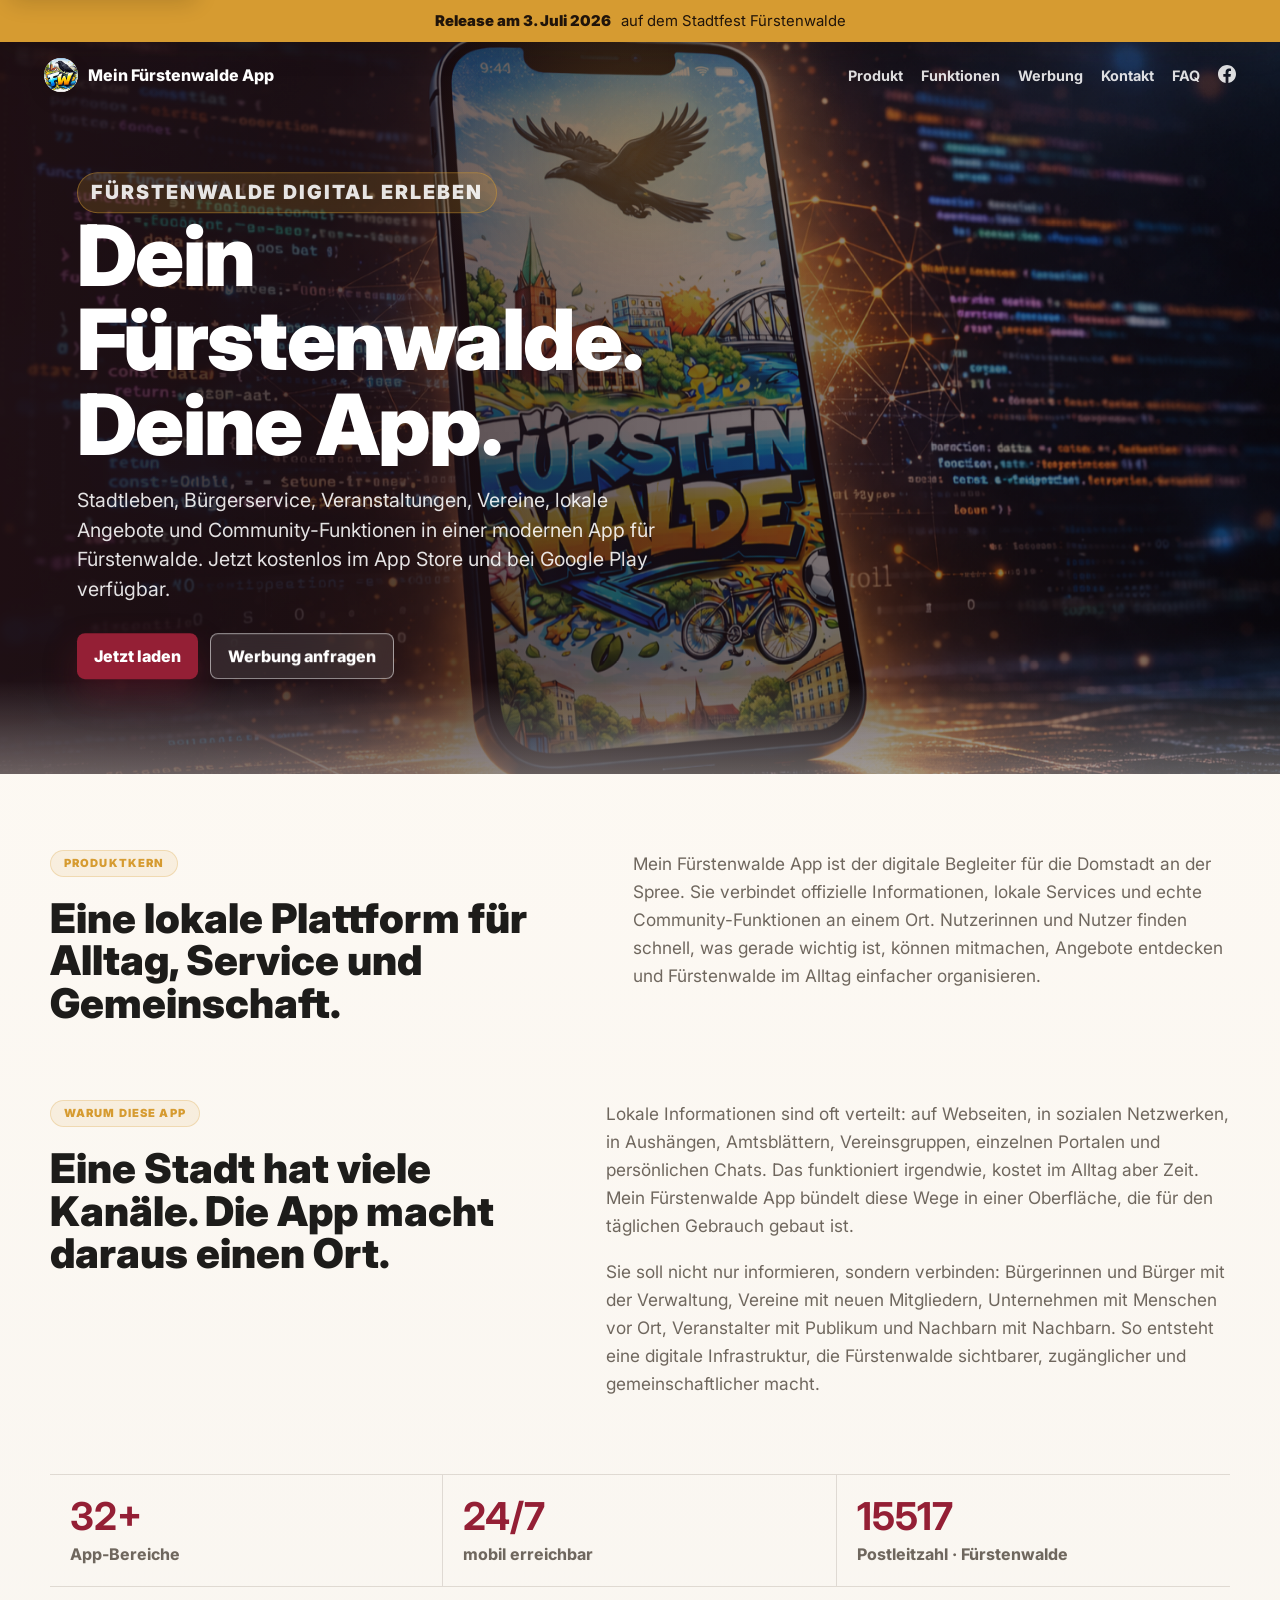
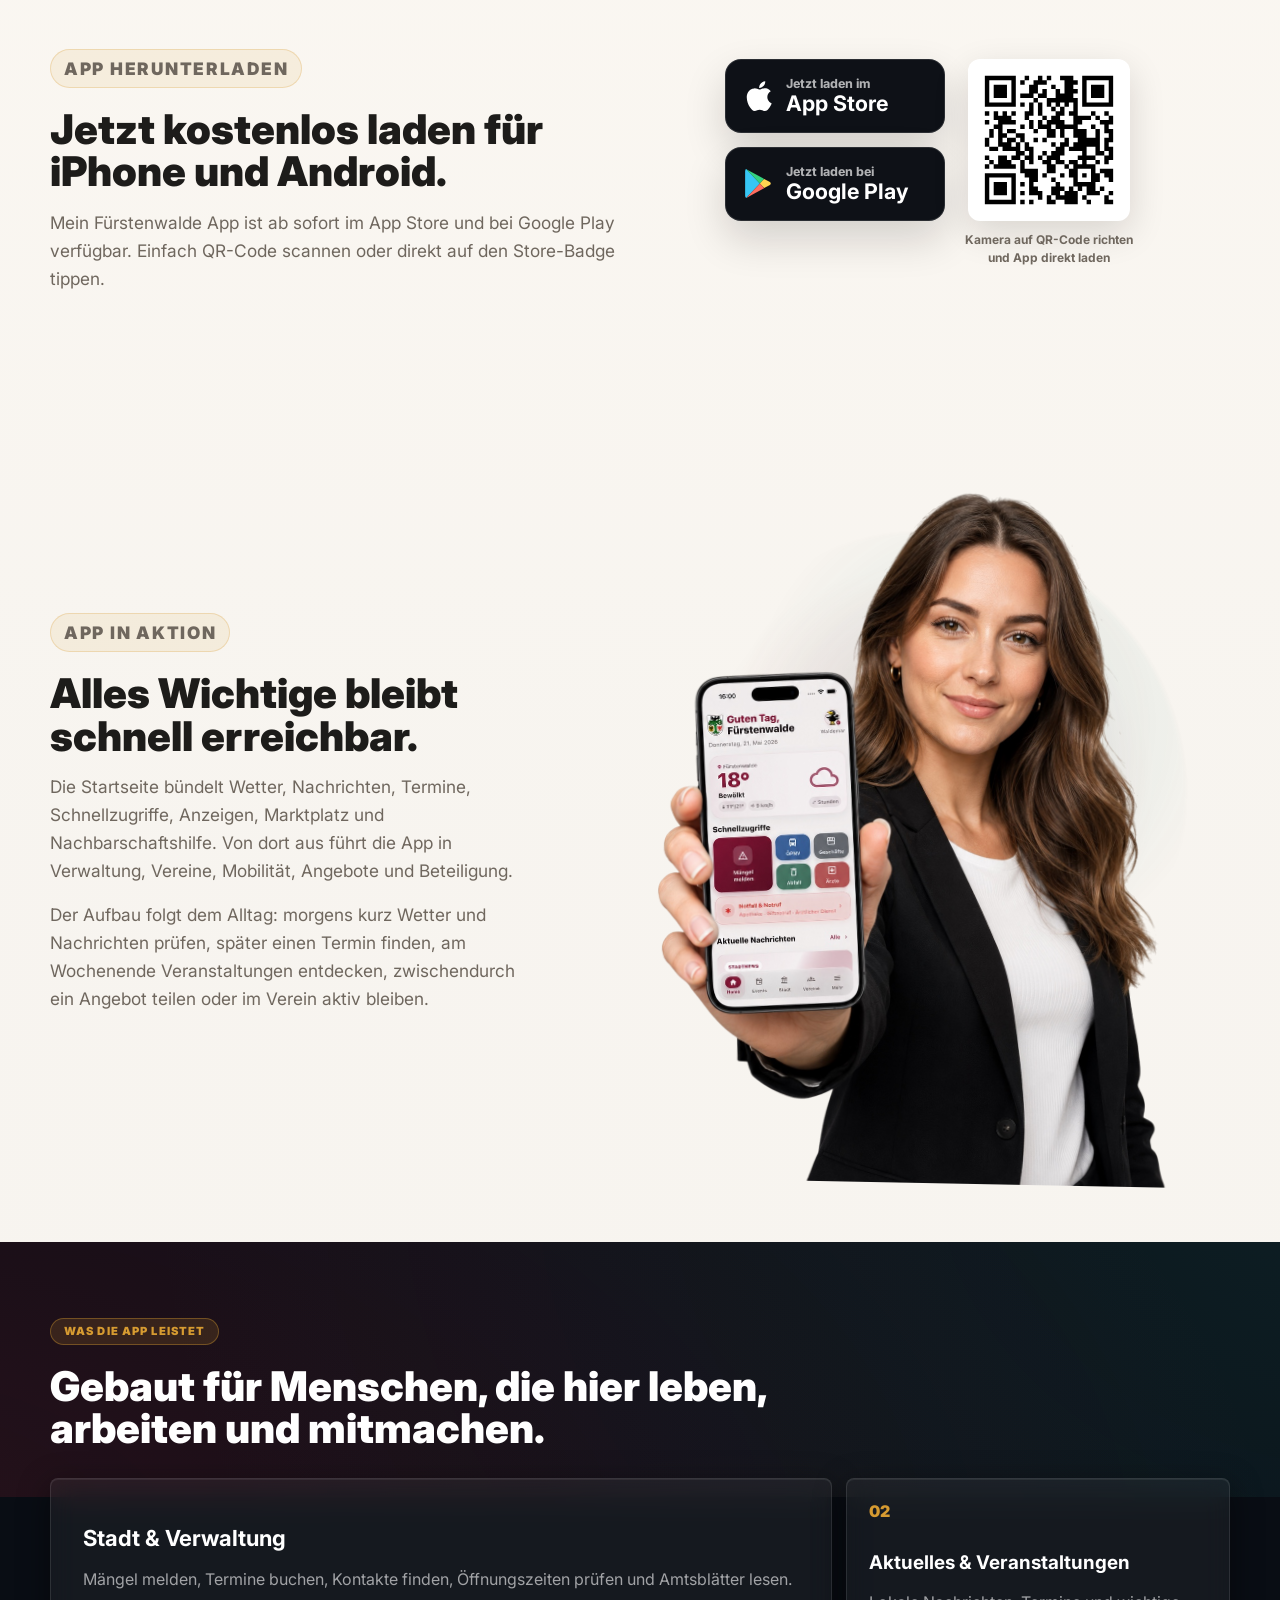
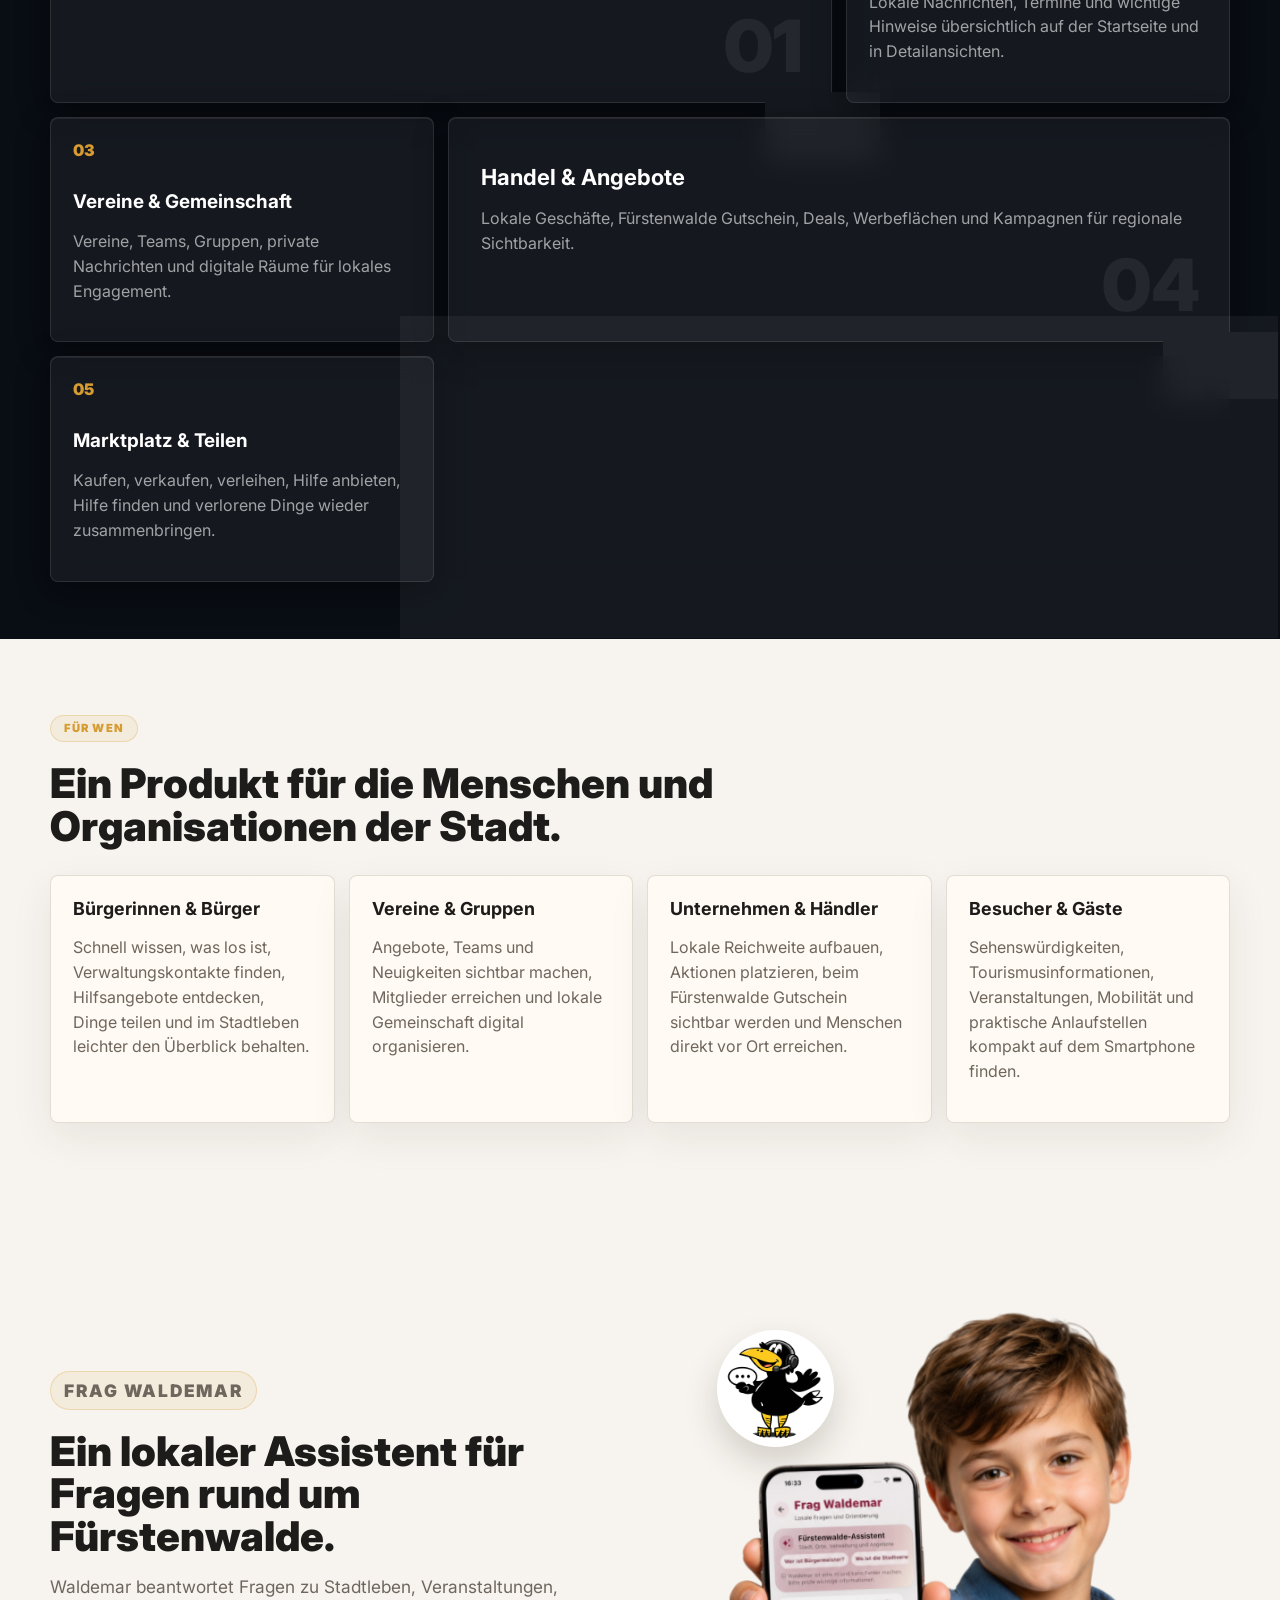
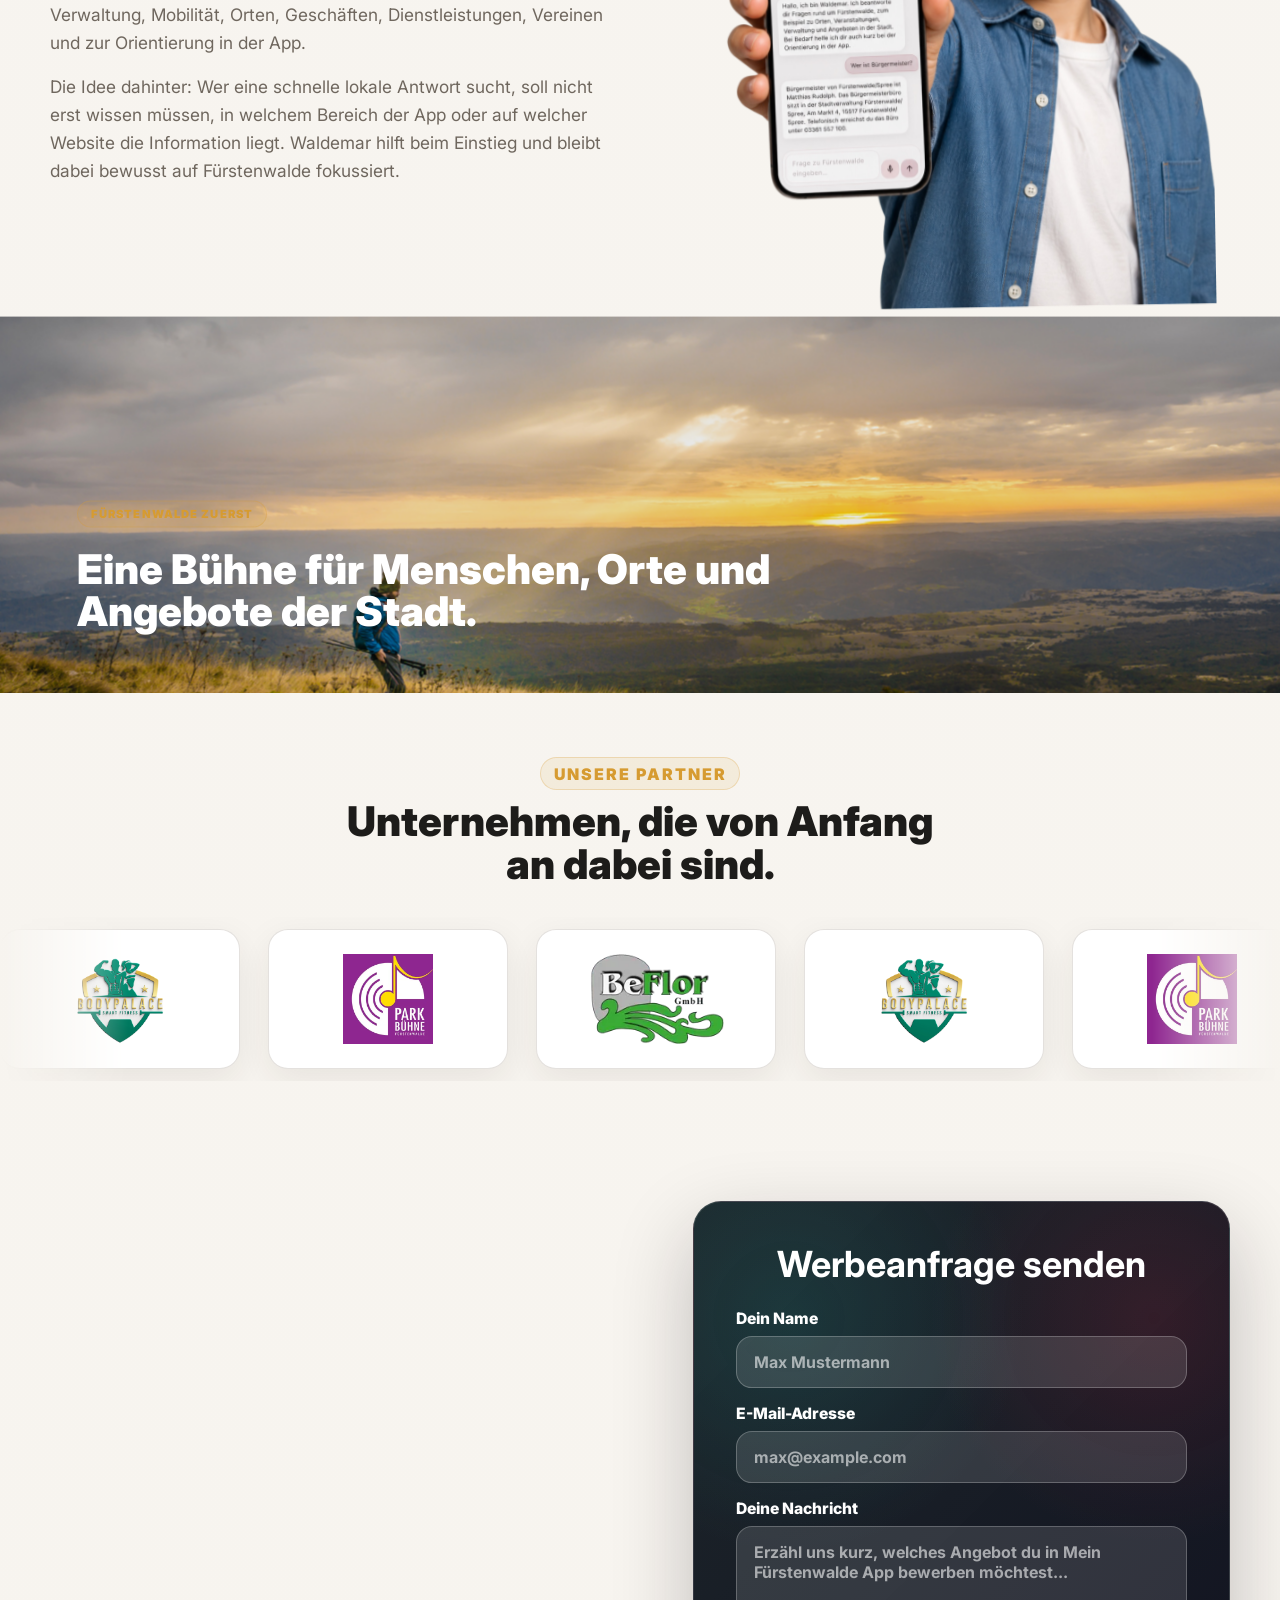
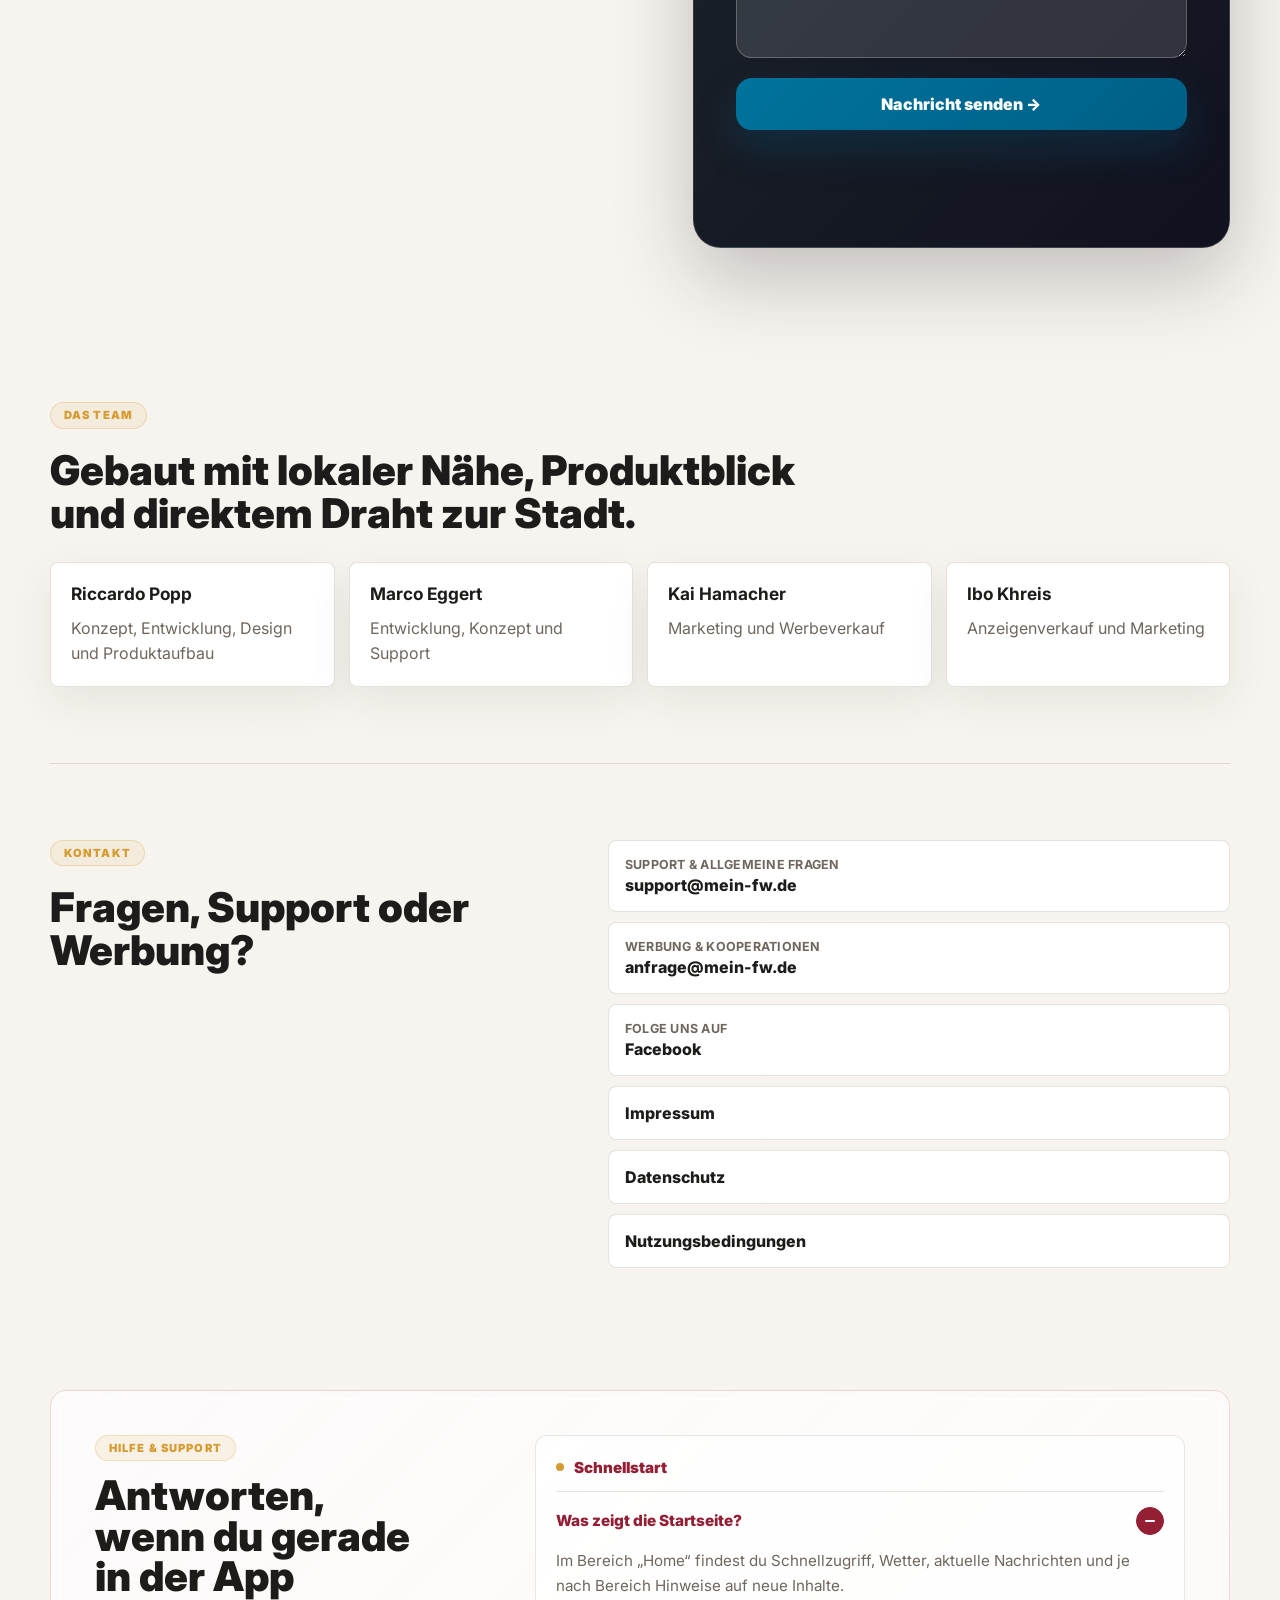
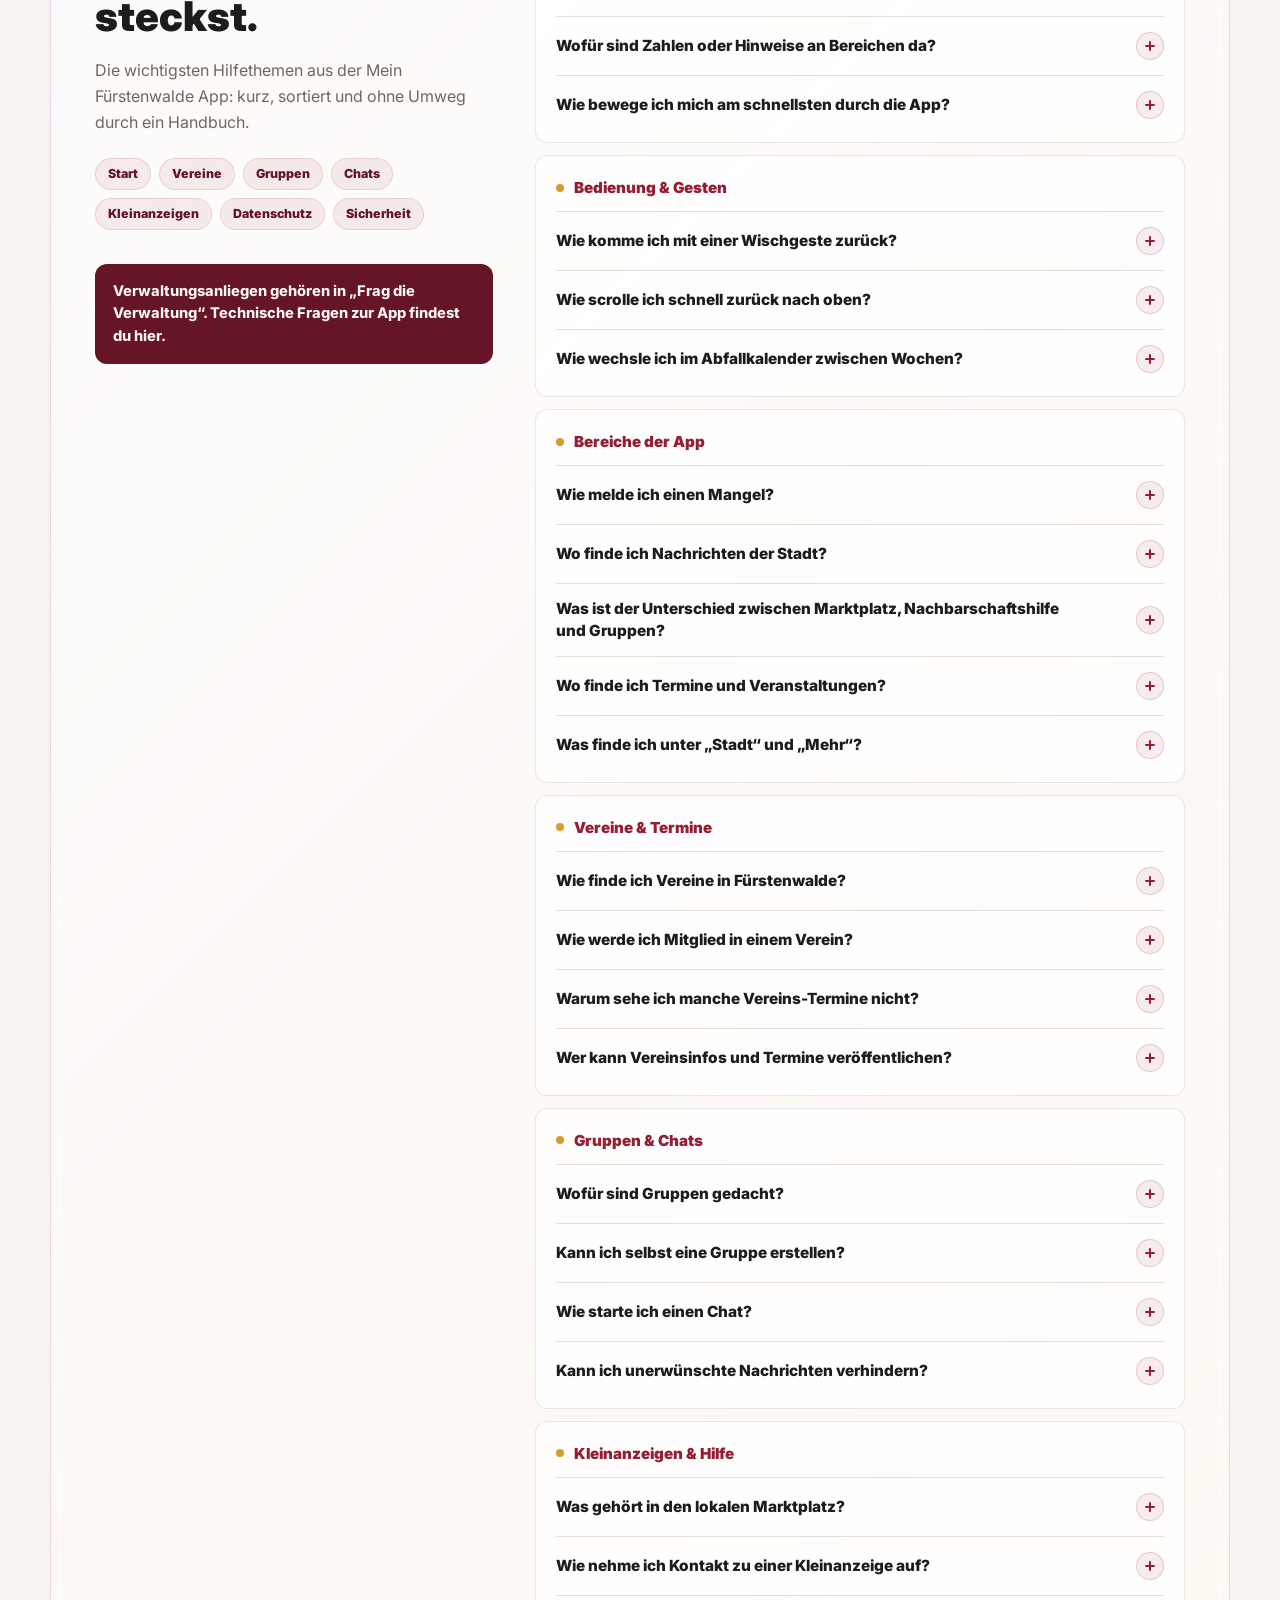
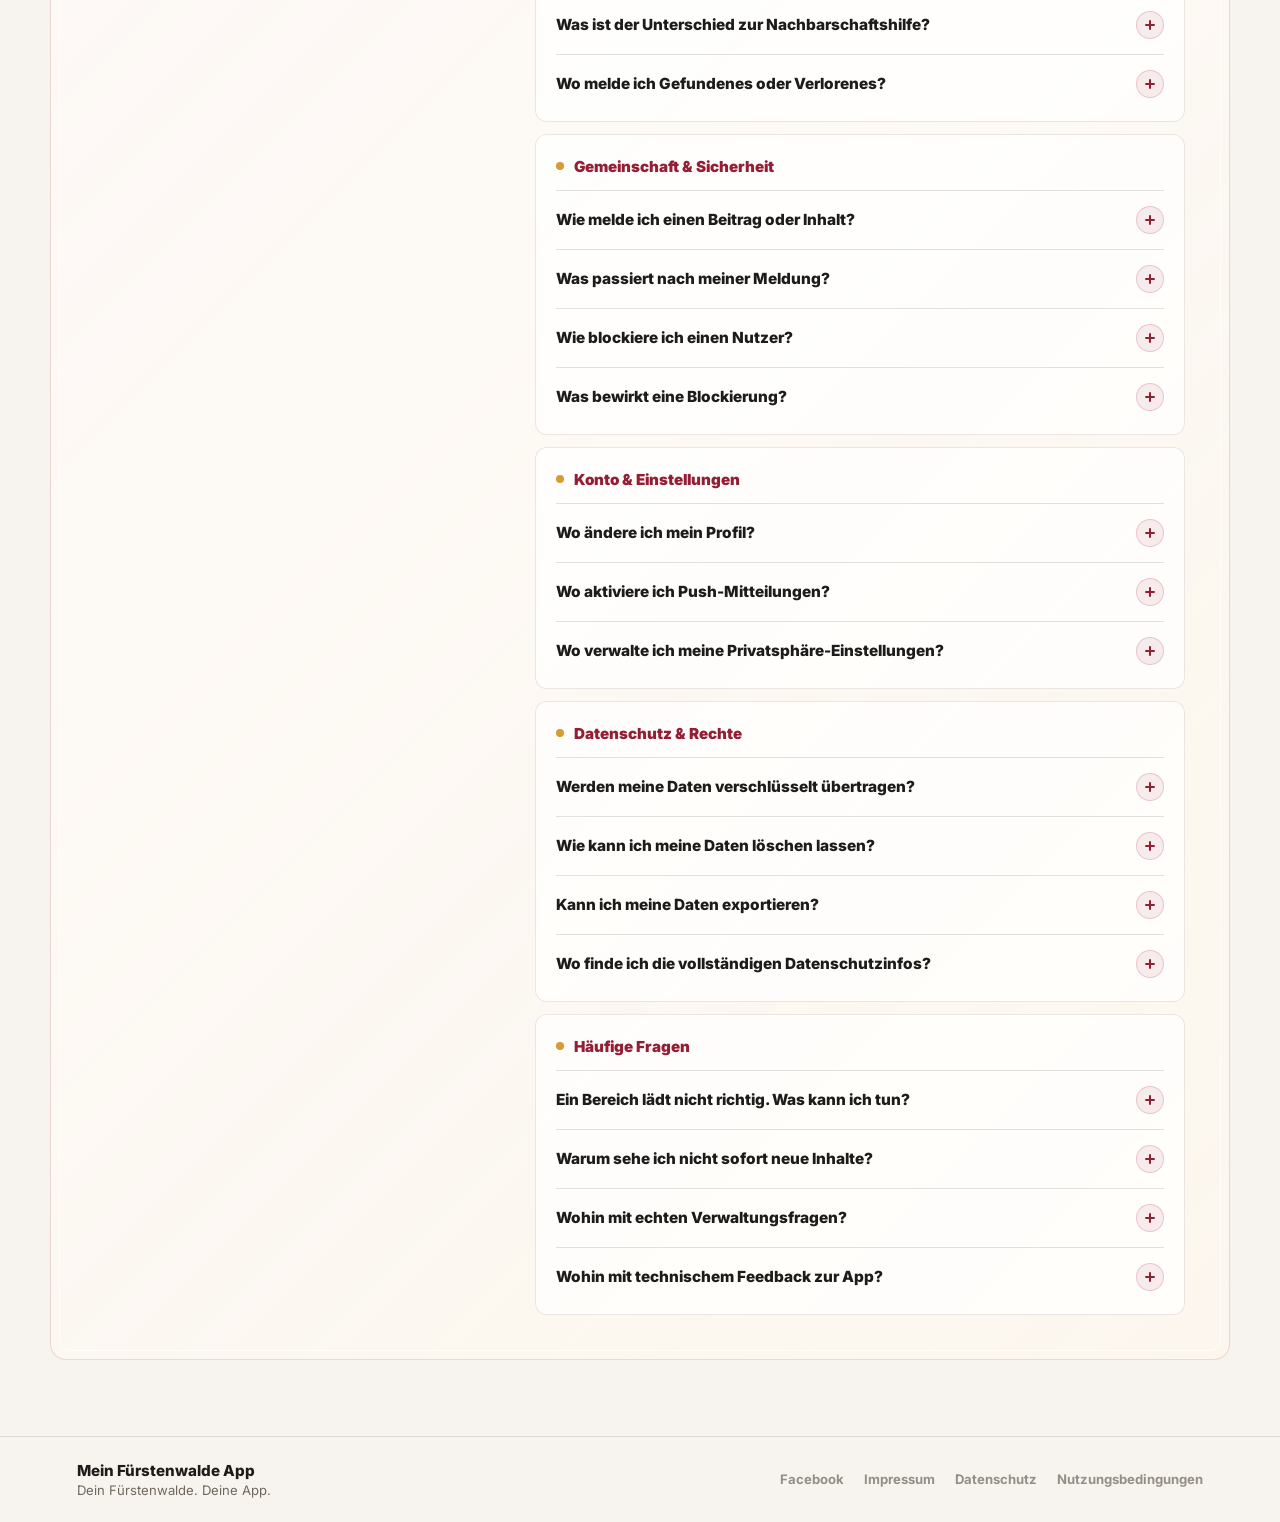
<file: index.html>
<!doctype html>
<html lang="de">
  <head>
    <meta charset="utf-8" />
    <meta name="viewport" content="width=device-width, initial-scale=1" />
    <meta name="description" content="Mein Fürstenwalde App: Stadtleben, Bürgerservice, Vereine, Veranstaltungen und Community für Fürstenwalde/Spree – in einer modernen App für iPhone und Android." />
    <meta name="theme-color" content="#d69b31" />
    <meta name="application-name" content="Mein Fürstenwalde App" />
    <meta name="geo.region" content="DE-BB" />
    <meta name="geo.placename" content="Fürstenwalde/Spree" />
    <meta name="geo.position" content="52.3588;14.0619" />
    <meta name="ICBM" content="52.3588, 14.0619" />
    <title>Mein Fürstenwalde App | Dein Fürstenwalde. Deine App.</title>
    <link rel="canonical" href="https://mein-fw.de/" />
    <meta property="og:type" content="website" />
    <meta property="og:url" content="https://mein-fw.de/" />
    <meta property="og:title" content="Mein Fürstenwalde App | Dein Fürstenwalde. Deine App." />
    <meta property="og:description" content="Mein Fürstenwalde App: Stadtleben, Bürgerservice, Vereine, Veranstaltungen und Community für Fürstenwalde/Spree – in einer modernen App für iPhone und Android." />
    <meta property="og:image" content="https://mein-fw.de/assets/city-hero.png" />
    <meta property="og:locale" content="de_DE" />
    <meta name="twitter:card" content="summary_large_image" />
    <meta name="twitter:title" content="Mein Fürstenwalde App | Dein Fürstenwalde. Deine App." />
    <meta name="twitter:description" content="Mein Fürstenwalde App: Stadtleben, Bürgerservice, Vereine, Veranstaltungen und Community für Fürstenwalde/Spree – in einer modernen App für iPhone und Android." />
    <meta name="twitter:image" content="https://mein-fw.de/assets/city-hero.png" />
    <link rel="icon" type="image/png" sizes="16x16" href="assets/icon-16.png" />
    <link rel="icon" type="image/png" sizes="32x32" href="assets/icon-32.png" />
    <link rel="icon" type="image/png" sizes="512x512" href="assets/icon-512.png" />
    <link rel="apple-touch-icon" href="assets/icon-512.png" />
    <script type="application/ld+json">
    {
      "@context": "https://schema.org",
      "@graph": [
        {
          "@type": "WebSite",
          "@id": "https://mein-fw.de/#website",
          "url": "https://mein-fw.de/",
          "name": "Mein Fürstenwalde App",
          "description": "Dein Fürstenwalde. Deine App.",
          "inLanguage": "de",
          "publisher": { "@id": "https://mein-fw.de/#organization" }
        },
        {
          "@type": "Organization",
          "@id": "https://mein-fw.de/#organization",
          "name": "Mein Fürstenwalde App",
          "url": "https://mein-fw.de/",
          "email": "anfrage@mein-fw.de",
          "address": {
            "@type": "PostalAddress",
            "addressLocality": "Fürstenwalde/Spree",
            "postalCode": "15517",
            "addressRegion": "Brandenburg",
            "addressCountry": "DE"
          },
          "areaServed": {
            "@type": "City",
            "name": "Fürstenwalde/Spree",
            "containedInPlace": {
              "@type": "State",
              "name": "Brandenburg"
            }
          },
          "geo": {
            "@type": "GeoCoordinates",
            "latitude": 52.3588,
            "longitude": 14.0619
          }
        },
        {
          "@type": "MobileApplication",
          "@id": "https://mein-fw.de/#app",
          "name": "Mein Fürstenwalde App",
          "description": "Mein Fürstenwalde App bündelt Stadtleben, Bürgerservice, Veranstaltungen, Vereine, lokale Angebote und Community-Funktionen in einer Plattform für Fürstenwalde/Spree.",
          "operatingSystem": ["Android", "iOS"],
          "applicationCategory": "LifestyleApplication",
          "inLanguage": "de",
          "author": { "@id": "https://mein-fw.de/#organization" },
          "offers": {
            "@type": "Offer",
            "price": "0",
            "priceCurrency": "EUR",
            "availability": "https://schema.org/OnlineOnly"
          }
        },
        {
          "@type": "FAQPage",
          "@id": "https://mein-fw.de/#faq",
          "mainEntity": [
            {
              "@type": "Question",
              "name": "Was zeigt die Startseite?",
              "acceptedAnswer": { "@type": "Answer", "text": "Im Bereich „Home“ findest du Schnellzugriff, Wetter, aktuelle Nachrichten und je nach Bereich Hinweise auf neue Inhalte." }
            },
            {
              "@type": "Question",
              "name": "Wie komme ich mit einer Wischgeste zurück?",
              "acceptedAnswer": { "@type": "Answer", "text": "Auf iPhones kannst du vom linken Bildschirmrand nach rechts wischen, um zur vorherigen Seite zurückzukehren. Auf Android 13 oder neuer funktioniert das Gleiche vom linken oder rechten Rand aus." }
            },
            {
              "@type": "Question",
              "name": "Wie melde ich einen Mangel?",
              "acceptedAnswer": { "@type": "Answer", "text": "Öffne „Mängel melden“ über den Schnellzugriff oder den Verwaltungsbereich, wähle die passende Kategorie und beschreibe den Fall. Du kannst dafür auch direkt deinen aktuellen GPS-Standort und Bilder verwenden." }
            },
            {
              "@type": "Question",
              "name": "Was ist der Unterschied zwischen Marktplatz, Nachbarschaftshilfe und Gruppen?",
              "acceptedAnswer": { "@type": "Answer", "text": "„Lokaler Marktplatz“ ist für Kaufen und Verkaufen. „Nachbarschaftshilfe“ ist für Hilfe anbieten oder Hilfe suchen. „Gruppen“ sind für Austausch, Beiträge und Gemeinschaft zu Themen, Stadtteilen oder Interessen." }
            },
            {
              "@type": "Question",
              "name": "Wo finde ich Termine und Veranstaltungen?",
              "acceptedAnswer": { "@type": "Answer", "text": "Im Bereich „Events“ findest du kommende Veranstaltungen und Termine. Dort siehst du sowohl städtische Hinweise als auch eingetragene Events." }
            },
            {
              "@type": "Question",
              "name": "Wie finde ich Vereine in Fürstenwalde?",
              "acceptedAnswer": { "@type": "Answer", "text": "Im Bereich „Vereine“ kannst du öffentliche Vereinsseiten entdecken, nach Namen oder Themen suchen und direkt sehen, welche Vereine Mitglieder aufnehmen." }
            },
            {
              "@type": "Question",
              "name": "Warum sehe ich manche Vereins-Termine nicht?",
              "acceptedAnswer": { "@type": "Answer", "text": "Öffentliche Termine sehen alle. Interne Termine erscheinen nur für bestätigte Mitglieder des Vereins oder der passenden Sektion." }
            },
            {
              "@type": "Question",
              "name": "Wofür sind Gruppen gedacht?",
              "acceptedAnswer": { "@type": "Answer", "text": "Gruppen sind für Austausch zu Stadtteilen, Interessen, Projekten oder gemeinsamen Themen. Dort kannst du Beiträge lesen, schreiben und mit anderen ins Gespräch kommen." }
            },
            {
              "@type": "Question",
              "name": "Wie starte ich einen Chat?",
              "acceptedAnswer": { "@type": "Answer", "text": "Chats entstehen zum Beispiel über Kontaktaufnahmen aus Gruppen, Kleinanzeigen, Nachbarschaftshilfe oder Profilen. Deine Unterhaltungen findest du im Nachrichtenbereich." }
            },
            {
              "@type": "Question",
              "name": "Was gehört in den lokalen Marktplatz?",
              "acceptedAnswer": { "@type": "Answer", "text": "Der lokale Marktplatz ist für private Angebote aus Fürstenwalde und Umgebung gedacht, zum Beispiel Kaufen, Verkaufen, Tauschen oder Verschenken." }
            },
            {
              "@type": "Question",
              "name": "Was ist der Unterschied zur Nachbarschaftshilfe?",
              "acceptedAnswer": { "@type": "Answer", "text": "Nachbarschaftshilfe ist für Hilfe suchen oder anbieten gedacht. Der Marktplatz ist eher für Dinge und Angebote." }
            },
            {
              "@type": "Question",
              "name": "Wie melde ich einen Beitrag oder Inhalt?",
              "acceptedAnswer": { "@type": "Answer", "text": "Tippe auf die drei Punkte bei einem Beitrag und wähle „Melden“. Dann wählst du einen Grund aus, zum Beispiel Spam, Beleidigung oder Fehlinformation. Die Meldung geht direkt ans Moderationsteam." }
            },
            {
              "@type": "Question",
              "name": "Wie blockiere ich einen Nutzer?",
              "acceptedAnswer": { "@type": "Answer", "text": "Direkt nach einer Meldung wird dir angeboten, den Nutzer auch zu blockieren. Tippe dafür auf „Auch blockieren“ im Bestätigungsbildschirm." }
            },
            {
              "@type": "Question",
              "name": "Wo ändere ich mein Profil?",
              "acceptedAnswer": { "@type": "Answer", "text": "Dein Profil erreichst du über „Mehr“. Dort kannst du dein Bild, deinen Namen und weitere persönliche Angaben anpassen." }
            },
            {
              "@type": "Question",
              "name": "Wo aktiviere ich Push-Mitteilungen?",
              "acceptedAnswer": { "@type": "Answer", "text": "Die Einstellung für Push-Mitteilungen findest du in deinem Profil beziehungsweise in den Einstellungen unter „Mehr“. Die Zahl auf dem App-Icon funktioniert nur, wenn Mitteilungen auf dem Gerät erlaubt sind." }
            },
            {
              "@type": "Question",
              "name": "Werden meine Daten verschlüsselt übertragen?",
              "acceptedAnswer": { "@type": "Answer", "text": "Die Kommunikation mit den App-Diensten erfolgt über verschlüsselte Verbindungen. Inhalte sind durch technische und organisatorische Schutzmaßnahmen abgesichert." }
            },
            {
              "@type": "Question",
              "name": "Wie kann ich meine Daten löschen lassen?",
              "acceptedAnswer": { "@type": "Answer", "text": "Du kannst die Löschung deiner personenbezogenen Daten über die App beziehungsweise über den Kontakt in der Datenschutzerklärung anfragen. Gesetzliche Aufbewahrungspflichten können im Einzelfall bestehen bleiben." }
            },
            {
              "@type": "Question",
              "name": "Kann ich meine Daten exportieren?",
              "acceptedAnswer": { "@type": "Answer", "text": "Ja. Nach Art. 20 DSGVO kannst du eine Kopie der personenbezogenen Daten anfordern, die du bereitgestellt hast, soweit die gesetzlichen Voraussetzungen erfüllt sind." }
            },
            {
              "@type": "Question",
              "name": "Ein Bereich lädt nicht richtig. Was kann ich tun?",
              "acceptedAnswer": { "@type": "Answer", "text": "Öffne den Bereich zuerst neu oder nutze den eingebauten Aktualisieren-Button, falls vorhanden. Wenn das nicht hilft, prüfe deine Internetverbindung und starte die App erneut." }
            }
          ]
        }
      ]
    }
    </script>
    <script>
      document.documentElement.classList.add("js");
    </script>
    <link rel="preconnect" href="https://fonts.googleapis.com" />
    <link rel="preconnect" href="https://fonts.gstatic.com" crossorigin />
    <link href="https://fonts.googleapis.com/css2?family=Inter:wght@100..900&display=swap" rel="stylesheet" />
    <link rel="preload" href="assets/city-hero.png" as="image" />
    <link rel="stylesheet" href="styles.css?v=6" />
  </head>
  <body>
    <a class="skip-link" href="#top">Zum Inhalt springen</a>
    <div class="release-banner">
      <strong>Release am 3. Juli 2026</strong>
      <span>auf dem Stadtfest Fürstenwalde</span>
    </div>

    <header class="site-header">
      <a class="brand" href="#top" aria-label="Mein Fürstenwalde App Start">
        <img src="assets/icon-512.png" alt="" />
        <span>Mein Fürstenwalde App</span>
      </a>
      <button class="nav-toggle" aria-label="Menü öffnen" aria-expanded="false" aria-controls="site-nav">
        <span></span>
        <span></span>
        <span></span>
      </button>
      <nav id="site-nav" aria-label="Seitennavigation">
        <a href="#produkt">Produkt</a>
        <a href="#funktionen">Funktionen</a>
        <a href="#werbung">Werbung</a>
        <a href="#kontakt">Kontakt</a>
        <a href="#faq">FAQ</a>
        <a href="https://www.facebook.com/share/1Cg9nSoEU4/?mibextid=wwXIfr" target="_blank" rel="noopener noreferrer" aria-label="Facebook">
          <svg width="18" height="18" viewBox="0 0 24 24" fill="currentColor" aria-hidden="true"><path d="M24 12.073C24 5.405 18.627 0 12 0S0 5.405 0 12.073C0 18.1 4.388 23.094 10.125 24v-8.437H7.078v-3.49h3.047V9.41c0-3.025 1.791-4.697 4.533-4.697 1.313 0 2.686.236 2.686.236v2.97h-1.513c-1.491 0-1.956.93-1.956 1.886v2.267h3.328l-.532 3.49h-2.796V24C19.612 23.094 24 18.1 24 12.073z"/></svg>
        </a>
      </nav>
    </header>

    <main id="top">
      <section class="hero">
        <img class="hero-bg" src="assets/city-hero.png" alt="" width="1536" height="1024" />
        <div class="hero-overlay"></div>
        <div class="hero-content">
          <p class="eyebrow">Fürstenwalde digital erleben</p>
          <h1>Dein Fürstenwalde. Deine App.</h1>
          <p>
            Stadtleben, Bürgerservice, Veranstaltungen, Vereine, lokale Angebote
            und Community-Funktionen in einer modernen App für Fürstenwalde.
            Jetzt kostenlos im App Store und bei Google Play verfügbar.
          </p>
          <div class="hero-actions">
            <a class="button primary" href="#stores">Jetzt laden</a>
            <a class="button secondary" href="#werbung">Werbung anfragen</a>
          </div>
        </div>
      </section>

      <section class="intro" id="produkt">
        <div>
          <p class="section-kicker">Produktkern</p>
          <h2>Eine lokale Plattform für Alltag, Service und Gemeinschaft.</h2>
        </div>
        <p>
          Mein Fürstenwalde App ist der digitale Begleiter für die Domstadt an
          der Spree. Sie verbindet offizielle Informationen, lokale Services und
          echte Community-Funktionen an einem Ort. Nutzerinnen und Nutzer finden
          schnell, was gerade wichtig ist, können mitmachen, Angebote entdecken
          und Fürstenwalde im Alltag einfacher organisieren.
        </p>
      </section>

      <section class="story">
        <div>
          <p class="section-kicker">Warum diese App</p>
          <h2>Eine Stadt hat viele Kanäle. Die App macht daraus einen Ort.</h2>
        </div>
        <div class="story-text">
          <p>
            Lokale Informationen sind oft verteilt: auf Webseiten, in sozialen
            Netzwerken, in Aushängen, Amtsblättern, Vereinsgruppen, einzelnen
            Portalen und persönlichen Chats. Das funktioniert irgendwie, kostet
            im Alltag aber Zeit. Mein Fürstenwalde App bündelt diese Wege in
            einer Oberfläche, die für den täglichen Gebrauch gebaut ist.
          </p>
          <p>
            Sie soll nicht nur informieren, sondern verbinden: Bürgerinnen und
            Bürger mit der Verwaltung, Vereine mit neuen Mitgliedern,
            Unternehmen mit Menschen vor Ort, Veranstalter mit Publikum und
            Nachbarn mit Nachbarn. So entsteht eine digitale Infrastruktur, die
            Fürstenwalde sichtbarer, zugänglicher und gemeinschaftlicher macht.
          </p>
        </div>
      </section>

      <section class="proof-strip" aria-label="Schwerpunkte">
        <div>
          <strong>32+</strong>
          <span>App-Bereiche</span>
        </div>
        <div>
          <strong>24/7</strong>
          <span>mobil erreichbar</span>
        </div>
        <div>
          <strong>15517</strong>
          <span>Postleitzahl · Fürstenwalde</span>
        </div>
      </section>

      <section class="store-release" id="stores">
        <div>
          <p class="section-kicker">App herunterladen</p>
          <h2>Jetzt kostenlos laden für iPhone und Android.</h2>
          <p>
            Mein Fürstenwalde App ist ab sofort im App Store und bei Google Play verfügbar.
            Einfach QR-Code scannen oder direkt auf den Store-Badge tippen.
          </p>
        </div>
        <div class="store-badges" aria-label="Store Links">
          <div class="store-badges-left">
            <a class="store-badge" href="https://apps.apple.com/app/id6775478256" target="_blank" rel="noopener noreferrer">
              <img src="assets/apple-logo.svg" alt="" />
              <span>
                <small>Jetzt laden im</small>
                <strong>App Store</strong>
              </span>
            </a>
            <a class="store-badge" href="https://play.google.com/store/apps/details?id=de.riccardopopp.fuerstenwalde" target="_blank" rel="noopener noreferrer">
              <img src="assets/google-play-logo.svg" alt="" />
              <span>
                <small>Jetzt laden bei</small>
                <strong>Google Play</strong>
              </span>
            </a>
          </div>
          <div class="store-qr">
            <img src="assets/qr-app.svg" alt="QR-Code zum Download der Mein Fürstenwalde App" />
            <p>Kamera auf QR-Code richten<br />und App direkt laden</p>
          </div>
        </div>
      </section>

      <section class="showcase">
        <div class="showcase-copy">
          <p class="section-kicker">App in Aktion</p>
          <h2>Alles Wichtige bleibt schnell erreichbar.</h2>
          <p>
            Die Startseite bündelt Wetter, Nachrichten, Termine,
            Schnellzugriffe, Anzeigen, Marktplatz und Nachbarschaftshilfe. Von
            dort aus führt die App in Verwaltung, Vereine, Mobilität, Angebote
            und Beteiligung.
          </p>
          <p>
            Der Aufbau folgt dem Alltag: morgens kurz Wetter und Nachrichten
            prüfen, später einen Termin finden, am Wochenende Veranstaltungen
            entdecken, zwischendurch ein Angebot teilen oder im Verein aktiv
            bleiben.
          </p>
        </div>
        <div class="showcase-highlight">
          <img class="showcase-home-person" src="assets/michi-app.png" alt="Home Screen Mein Fürstenwalde App auf einem Smartphone" width="1122" height="1402" loading="lazy" />
        </div>
      </section>

      <section class="features" id="funktionen">
        <div class="features-inner">
        <div class="section-heading">
          <p class="section-kicker">Was die App leistet</p>
          <h2>Gebaut für Menschen, die hier leben, arbeiten und mitmachen.</h2>
        </div>
        <div class="feature-grid">
          <article>
            <span>01</span>
            <h3>Stadt & Verwaltung</h3>
            <p>Mängel melden, Termine buchen, Kontakte finden, Öffnungszeiten prüfen und Amtsblätter lesen.</p>
          </article>
          <article>
            <span>02</span>
            <h3>Aktuelles & Veranstaltungen</h3>
            <p>Lokale Nachrichten, Termine und wichtige Hinweise übersichtlich auf der Startseite und in Detailansichten.</p>
          </article>
          <article>
            <span>03</span>
            <h3>Vereine & Gemeinschaft</h3>
            <p>Vereine, Teams, Gruppen, private Nachrichten und digitale Räume für lokales Engagement.</p>
          </article>
          <article>
            <span>04</span>
            <h3>Handel & Angebote</h3>
            <p>Lokale Geschäfte, Fürstenwalde Gutschein, Deals, Werbeflächen und Kampagnen für regionale Sichtbarkeit.</p>
          </article>
          <article>
            <span>05</span>
            <h3>Marktplatz & Teilen</h3>
            <p>Kaufen, verkaufen, verleihen, Hilfe anbieten, Hilfe finden und verlorene Dinge wieder zusammenbringen.</p>
          </article>
          <article>
            <span>06</span>
            <h3>Orientierung & Wissen</h3>
            <p>ÖPNV, Abfallkalender, Ärzte, Notdienste, Tourismus, Stadtgeschichte und der lokale Assistent Waldemar.</p>
          </article>
        </div>
        </div><!-- /features-inner -->
      </section>

      <section class="audiences">
        <div class="section-heading">
          <p class="section-kicker">Für wen</p>
          <h2>Ein Produkt für die Menschen und Organisationen der Stadt.</h2>
        </div>
        <div class="audience-grid">
          <article>
            <h3>Bürgerinnen & Bürger</h3>
            <p>
              Schnell wissen, was los ist, Verwaltungskontakte finden,
              Hilfsangebote entdecken, Dinge teilen und im Stadtleben leichter
              den Überblick behalten.
            </p>
          </article>
          <article>
            <h3>Vereine & Gruppen</h3>
            <p>
              Angebote, Teams und Neuigkeiten sichtbar machen, Mitglieder
              erreichen und lokale Gemeinschaft digital organisieren.
            </p>
          </article>
          <article>
            <h3>Unternehmen & Händler</h3>
            <p>
              Lokale Reichweite aufbauen, Aktionen platzieren, beim
              Fürstenwalde Gutschein sichtbar werden und Menschen direkt vor Ort
              erreichen.
            </p>
          </article>
          <article>
            <h3>Besucher & Gäste</h3>
            <p>
              Sehenswürdigkeiten, Tourismusinformationen, Veranstaltungen,
              Mobilität und praktische Anlaufstellen kompakt auf dem Smartphone
              finden.
            </p>
          </article>
        </div>
      </section>

      <section class="waldemar">
        <div>
          <p class="section-kicker">Frag Waldemar</p>
          <h2>Ein lokaler Assistent für Fragen rund um Fürstenwalde.</h2>
          <p>
            Waldemar beantwortet Fragen zu Stadtleben, Veranstaltungen,
            Verwaltung, Mobilität, Orten, Geschäften, Dienstleistungen,
            Vereinen und zur Orientierung in der App.
          </p>
          <p>
            Die Idee dahinter: Wer eine schnelle lokale Antwort sucht, soll
            nicht erst wissen müssen, in welchem Bereich der App oder auf
            welcher Website die Information liegt. Waldemar hilft beim Einstieg
            und bleibt dabei bewusst auf Fürstenwalde fokussiert.
          </p>
        </div>
        <div class="waldemar-visual">
          <img class="waldemar-timmy" src="assets/waldemar-timmy.png" alt="Frag Waldemar auf einem Smartphone" width="1122" height="1402" loading="lazy" />
          <img class="waldemar-badge" src="assets/waldemar-logo.png" alt="Waldemar Logo" width="500" height="500" loading="lazy" />
        </div>
      </section>

      <section class="city-band">
        <img src="assets/city-band.jpg" alt="" width="1920" height="955" loading="lazy" />
        <div>
          <p class="section-kicker">Fürstenwalde zuerst</p>
          <h2>Eine Bühne für Menschen, Orte und Angebote der Stadt.</h2>
        </div>
      </section>

      <section class="partners" aria-label="Unsere Partner">
        <div class="partners-heading">
          <p class="section-kicker">Unsere Partner</p>
          <h2>Unternehmen, die von Anfang an dabei sind.</h2>
        </div>
        <div class="partners-track-wrap">
          <div class="partners-track">
            <a class="partner-logo" href="https://www.body-palace.de/" target="_blank" rel="noopener noreferrer"><img src="assets/partner-bodypalace.png" alt="Bodypalace Smart Fitness" /></a>
            <a class="partner-logo" href="https://www.parkbuehne-fuerstenwalde.de" target="_blank" rel="noopener noreferrer"><img src="assets/partner-parkbuehne.webp" alt="Parkbühne Fürstenwalde" /></a>
            <a class="partner-logo" href="https://www.beflor.de/" target="_blank" rel="noopener noreferrer"><img src="assets/partner-beflor.webp" alt="Beflor Holz-Bestatter Fürstenwalde" /></a>
            <a class="partner-logo" href="https://www.body-palace.de/" target="_blank" rel="noopener noreferrer" aria-hidden="true" tabindex="-1"><img src="assets/partner-bodypalace.png" alt="" /></a>
            <a class="partner-logo" href="https://www.parkbuehne-fuerstenwalde.de" target="_blank" rel="noopener noreferrer" aria-hidden="true" tabindex="-1"><img src="assets/partner-parkbuehne.webp" alt="" /></a>
            <a class="partner-logo" href="https://www.beflor.de/" target="_blank" rel="noopener noreferrer" aria-hidden="true" tabindex="-1"><img src="assets/partner-beflor.webp" alt="" /></a>
            <a class="partner-logo" href="https://www.body-palace.de/" target="_blank" rel="noopener noreferrer" aria-hidden="true" tabindex="-1"><img src="assets/partner-bodypalace.png" alt="" /></a>
            <a class="partner-logo" href="https://www.parkbuehne-fuerstenwalde.de" target="_blank" rel="noopener noreferrer" aria-hidden="true" tabindex="-1"><img src="assets/partner-parkbuehne.webp" alt="" /></a>
            <a class="partner-logo" href="https://www.beflor.de/" target="_blank" rel="noopener noreferrer" aria-hidden="true" tabindex="-1"><img src="assets/partner-beflor.webp" alt="" /></a>
            <a class="partner-logo" href="https://www.body-palace.de/" target="_blank" rel="noopener noreferrer" aria-hidden="true" tabindex="-1"><img src="assets/partner-bodypalace.png" alt="" /></a>
            <a class="partner-logo" href="https://www.parkbuehne-fuerstenwalde.de" target="_blank" rel="noopener noreferrer" aria-hidden="true" tabindex="-1"><img src="assets/partner-parkbuehne.webp" alt="" /></a>
            <a class="partner-logo" href="https://www.beflor.de/" target="_blank" rel="noopener noreferrer" aria-hidden="true" tabindex="-1"><img src="assets/partner-beflor.webp" alt="" /></a>
          </div>
        </div>
      </section>

      <section class="ads" id="werbung">
        <div>
          <p class="section-kicker">Lokale Sichtbarkeit</p>
          <h2>Werbung buchen, wo Fürstenwalde hinschaut.</h2>
          <p>
            Unternehmen, Vereine und Veranstalter können Platzierungen in der
            App anfragen: Banner, lokale Deals und native Platzierungen für
            Menschen direkt vor Ort.
          </p>
          <p>
            Werbung wird dabei nicht als Fremdkörper gedacht, sondern als Teil
            des lokalen Nutzens: Angebote aus Handel, Gastronomie, Freizeit,
            Kultur, Dienstleistungen und Vereinsleben erscheinen dort, wo sie
            für Fürstenwalde relevant sind.
          </p>
        </div>
        <form class="ad-contact-form" data-ad-form action="./contact.php" method="post">
          <h3>Werbeanfrage senden</h3>
          <input class="form-hp" name="website" type="text" tabindex="-1" autocomplete="off" aria-hidden="true" />
          <label>
            <span>Dein Name</span>
            <input name="name" type="text" placeholder="Max Mustermann" autocomplete="name" required />
          </label>
          <label>
            <span>E-Mail-Adresse</span>
            <input name="email" type="email" placeholder="max@example.com" autocomplete="email" required />
          </label>
          <label>
            <span>Deine Nachricht</span>
            <textarea
              name="message"
              placeholder="Erzähl uns kurz, welches Angebot du in Mein Fürstenwalde App bewerben möchtest..."
              required
            ></textarea>
          </label>
          <button class="form-submit" type="submit">Nachricht senden →</button>
          <p class="form-status" data-form-status aria-live="polite"></p>
        </form>
      </section>

      <section class="team">
        <div class="section-heading">
          <p class="section-kicker">Das Team</p>
          <h2>Gebaut mit lokaler Nähe, Produktblick und direktem Draht zur Stadt.</h2>
        </div>
        <div class="team-grid">
          <article><strong>Riccardo Popp</strong><span>Konzept, Entwicklung, Design und Produktaufbau</span></article>
          <article><strong>Marco Eggert</strong><span>Entwicklung, Konzept und Support</span></article>
          <article><strong>Kai Hamacher</strong><span>Marketing und Werbeverkauf</span></article>
          <article><strong>Ibo Khreis</strong><span>Anzeigenverkauf und Marketing</span></article>
        </div>
      </section>

      <section class="contact" id="kontakt">
        <div>
          <p class="section-kicker">Kontakt</p>
          <h2>Fragen, Support oder Werbung?</h2>
        </div>
        <div class="contact-links">
          <a href="mailto:support@mein-fw.de">
            <small>Support & allgemeine Fragen</small>
            support@mein-fw.de
          </a>
          <a href="mailto:anfrage@mein-fw.de">
            <small>Werbung & Kooperationen</small>
            anfrage@mein-fw.de
          </a>
          <a href="https://www.facebook.com/share/1Cg9nSoEU4/?mibextid=wwXIfr" target="_blank" rel="noopener noreferrer">
            <small>Folge uns auf</small>
            Facebook
          </a>
          <a href="./impressum.html">Impressum</a>
          <a href="./datenschutz.html">Datenschutz</a>
          <a href="./nutzungsbedingungen.html">Nutzungsbedingungen</a>
        </div>
      </section>

      <section class="support-faq" id="faq" aria-labelledby="support-faq-title">
        <div class="faq-shell">
          <div class="faq-aside">
            <p class="section-kicker">Hilfe & Support</p>
            <h2 id="support-faq-title">Antworten, wenn du gerade in der App steckst.</h2>
            <p>
              Die wichtigsten Hilfethemen aus der Mein Fürstenwalde App:
              kurz, sortiert und ohne Umweg durch ein Handbuch.
            </p>
            <div class="faq-chips" aria-label="FAQ-Themen">
              <span>Start</span>
              <span>Vereine</span>
              <span>Gruppen</span>
              <span>Chats</span>
              <span>Kleinanzeigen</span>
              <span>Datenschutz</span>
              <span>Sicherheit</span>
            </div>
            <p class="faq-note">
              Verwaltungsanliegen gehören in „Frag die Verwaltung“.
              Technische Fragen zur App findest du hier.
            </p>
          </div>

          <div class="faq-groups">
            <article class="faq-group">
              <h3>Schnellstart</h3>
              <div class="faq-item is-open">
                <button class="faq-q" type="button" aria-expanded="true" aria-controls="faq-home">
                  Was zeigt die Startseite?
                  <span class="faq-icon" aria-hidden="true"></span>
                </button>
                <div class="faq-a" id="faq-home">
                  <p>Im Bereich „Home“ findest du Schnellzugriff, Wetter, aktuelle Nachrichten und je nach Bereich Hinweise auf neue Inhalte.</p>
                </div>
              </div>
              <div class="faq-item">
                <button class="faq-q" type="button" aria-expanded="false" aria-controls="faq-hints">
                  Wofür sind Zahlen oder Hinweise an Bereichen da?
                  <span class="faq-icon" aria-hidden="true"></span>
                </button>
                <div class="faq-a" id="faq-hints">
                  <p>Diese Hinweise zeigen neue oder noch nicht gelesene Inhalte, zum Beispiel bei „Mängel melden“, Nachrichten oder Chats.</p>
                </div>
              </div>
              <div class="faq-item">
                <button class="faq-q" type="button" aria-expanded="false" aria-controls="faq-navigation">
                  Wie bewege ich mich am schnellsten durch die App?
                  <span class="faq-icon" aria-hidden="true"></span>
                </button>
                <div class="faq-a" id="faq-navigation">
                  <p>Unten wechselst du zwischen „Home“, „Events“, „Stadt“, „Vereine“ und „Mehr“. In „Home“ kommst du direkt zu „Mängel melden“, „ÖPNV“, „Abfallkalender“ und „Notfall“.</p>
                </div>
              </div>
            </article>

            <article class="faq-group">
              <h3>Bedienung & Gesten</h3>
              <div class="faq-item">
                <button class="faq-q" type="button" aria-expanded="false" aria-controls="faq-back">
                  Wie komme ich mit einer Wischgeste zurück?
                  <span class="faq-icon" aria-hidden="true"></span>
                </button>
                <div class="faq-a" id="faq-back">
                  <p>Auf iPhones kannst du vom linken Bildschirmrand nach rechts wischen, um zur vorherigen Seite zurückzukehren. Auf Android 13 oder neuer funktioniert das vom linken oder rechten Rand aus.</p>
                </div>
              </div>
              <div class="faq-item">
                <button class="faq-q" type="button" aria-expanded="false" aria-controls="faq-top">
                  Wie scrolle ich schnell zurück nach oben?
                  <span class="faq-icon" aria-hidden="true"></span>
                </button>
                <div class="faq-a" id="faq-top">
                  <p>Tippe einmal kurz auf die Statusleiste ganz oben am Bildschirm, dort wo Uhrzeit, Akku und Empfang stehen. Die Seite springt dann automatisch an den Anfang.</p>
                </div>
              </div>
              <div class="faq-item">
                <button class="faq-q" type="button" aria-expanded="false" aria-controls="faq-calendar">
                  Wie wechsle ich im Abfallkalender zwischen Wochen?
                  <span class="faq-icon" aria-hidden="true"></span>
                </button>
                <div class="faq-a" id="faq-calendar">
                  <p>Im Abfallkalender kannst du nach links oder rechts wischen. Alternativ gibt es Pfeil-Schaltflächen neben der Wochenanzeige.</p>
                </div>
              </div>
            </article>

            <article class="faq-group">
              <h3>Bereiche der App</h3>
              <div class="faq-item">
                <button class="faq-q" type="button" aria-expanded="false" aria-controls="faq-report">
                  Wie melde ich einen Mangel?
                  <span class="faq-icon" aria-hidden="true"></span>
                </button>
                <div class="faq-a" id="faq-report">
                  <p>Öffne „Mängel melden“ über den Schnellzugriff oder den Verwaltungsbereich, wähle die passende Kategorie und beschreibe den Fall. GPS-Standort und Bilder kannst du direkt ergänzen.</p>
                </div>
              </div>
              <div class="faq-item">
                <button class="faq-q" type="button" aria-expanded="false" aria-controls="faq-news">
                  Wo finde ich Nachrichten der Stadt?
                  <span class="faq-icon" aria-hidden="true"></span>
                </button>
                <div class="faq-a" id="faq-news">
                  <p>Städtische Nachrichten findest du auf „Home“ im Bereich „Aktuelle Nachrichten“ und im Nachrichtenbereich selbst.</p>
                </div>
              </div>
              <div class="faq-item">
                <button class="faq-q" type="button" aria-expanded="false" aria-controls="faq-community">
                  Was ist der Unterschied zwischen Marktplatz, Nachbarschaftshilfe und Gruppen?
                  <span class="faq-icon" aria-hidden="true"></span>
                </button>
                <div class="faq-a" id="faq-community">
                  <p>„Lokaler Marktplatz“ ist für Kaufen und Verkaufen. „Nachbarschaftshilfe“ ist für Hilfe anbieten oder suchen. „Gruppen“ sind für Austausch zu Themen, Stadtteilen oder Interessen.</p>
                </div>
              </div>
              <div class="faq-item">
                <button class="faq-q" type="button" aria-expanded="false" aria-controls="faq-events">
                  Wo finde ich Termine und Veranstaltungen?
                  <span class="faq-icon" aria-hidden="true"></span>
                </button>
                <div class="faq-a" id="faq-events">
                  <p>Im Bereich „Events“ findest du kommende Veranstaltungen und Termine, sowohl städtische Hinweise als auch eingetragene Events.</p>
                </div>
              </div>
              <div class="faq-item">
                <button class="faq-q" type="button" aria-expanded="false" aria-controls="faq-more">
                  Was finde ich unter „Stadt“ und „Mehr“?
                  <span class="faq-icon" aria-hidden="true"></span>
                </button>
                <div class="faq-a" id="faq-more">
                  <p>Unter „Stadt“ liegen stadtnahe Inhalte und Verwaltungsbezüge. Unter „Mehr“ findest du Einstellungen, Profil, Rechtliches, blockierte Nutzer und weitere Funktionen.</p>
                </div>
              </div>
            </article>

            <article class="faq-group">
              <h3>Vereine & Termine</h3>
              <div class="faq-item">
                <button class="faq-q" type="button" aria-expanded="false" aria-controls="faq-clubs-find">
                  Wie finde ich Vereine in Fürstenwalde?
                  <span class="faq-icon" aria-hidden="true"></span>
                </button>
                <div class="faq-a" id="faq-clubs-find">
                  <p>Im Bereich „Vereine“ kannst du öffentliche Vereinsseiten entdecken, nach Namen oder Themen suchen und direkt sehen, welche Vereine Mitglieder aufnehmen.</p>
                </div>
              </div>
              <div class="faq-item">
                <button class="faq-q" type="button" aria-expanded="false" aria-controls="faq-clubs-join">
                  Wie werde ich Mitglied in einem Verein?
                  <span class="faq-icon" aria-hidden="true"></span>
                </button>
                <div class="faq-a" id="faq-clubs-join">
                  <p>Öffne die Vereinsseite und sende eine Anfrage. Sobald der Verein dich bestätigt, siehst du interne Inhalte, Mitglieder-News und vereinsinterne Termine.</p>
                </div>
              </div>
              <div class="faq-item">
                <button class="faq-q" type="button" aria-expanded="false" aria-controls="faq-clubs-events">
                  Warum sehe ich manche Vereins-Termine nicht?
                  <span class="faq-icon" aria-hidden="true"></span>
                </button>
                <div class="faq-a" id="faq-clubs-events">
                  <p>Öffentliche Termine sehen alle. Interne Termine erscheinen nur für bestätigte Mitglieder des Vereins oder der passenden Sektion.</p>
                </div>
              </div>
              <div class="faq-item">
                <button class="faq-q" type="button" aria-expanded="false" aria-controls="faq-clubs-admins">
                  Wer kann Vereinsinfos und Termine veröffentlichen?
                  <span class="faq-icon" aria-hidden="true"></span>
                </button>
                <div class="faq-a" id="faq-clubs-admins">
                  <p>Das hängt von deiner Rolle im Verein ab. Vereins-Admins, Vorstände und je nach Bereich auch Sektionsverantwortliche können Inhalte für ihren Zuständigkeitsbereich einstellen.</p>
                </div>
              </div>
            </article>

            <article class="faq-group">
              <h3>Gruppen & Chats</h3>
              <div class="faq-item">
                <button class="faq-q" type="button" aria-expanded="false" aria-controls="faq-groups">
                  Wofür sind Gruppen gedacht?
                  <span class="faq-icon" aria-hidden="true"></span>
                </button>
                <div class="faq-a" id="faq-groups">
                  <p>Gruppen sind für Austausch zu Stadtteilen, Interessen, Projekten oder gemeinsamen Themen. Dort kannst du Beiträge lesen, schreiben und mit anderen ins Gespräch kommen.</p>
                </div>
              </div>
              <div class="faq-item">
                <button class="faq-q" type="button" aria-expanded="false" aria-controls="faq-groups-create">
                  Kann ich selbst eine Gruppe erstellen?
                  <span class="faq-icon" aria-hidden="true"></span>
                </button>
                <div class="faq-a" id="faq-groups-create">
                  <p>Wenn die Funktion für dein Konto freigeschaltet ist, kannst du eine Gruppe anlegen und Thema, Beschreibung und Sichtbarkeit festlegen.</p>
                </div>
              </div>
              <div class="faq-item">
                <button class="faq-q" type="button" aria-expanded="false" aria-controls="faq-chat-start">
                  Wie starte ich einen Chat?
                  <span class="faq-icon" aria-hidden="true"></span>
                </button>
                <div class="faq-a" id="faq-chat-start">
                  <p>Chats entstehen zum Beispiel über Kontaktaufnahmen aus Gruppen, Kleinanzeigen, Nachbarschaftshilfe oder Profilen. Deine Unterhaltungen findest du im Nachrichtenbereich.</p>
                </div>
              </div>
              <div class="faq-item">
                <button class="faq-q" type="button" aria-expanded="false" aria-controls="faq-chat-safety">
                  Kann ich unerwünschte Nachrichten verhindern?
                  <span class="faq-icon" aria-hidden="true"></span>
                </button>
                <div class="faq-a" id="faq-chat-safety">
                  <p>Ja. Du kannst Nutzer melden oder blockieren. Blockierte Nutzer können dich nicht mehr kontaktieren und ihre Inhalte werden ausgeblendet.</p>
                </div>
              </div>
            </article>

            <article class="faq-group">
              <h3>Kleinanzeigen & Hilfe</h3>
              <div class="faq-item">
                <button class="faq-q" type="button" aria-expanded="false" aria-controls="faq-marketplace">
                  Was gehört in den lokalen Marktplatz?
                  <span class="faq-icon" aria-hidden="true"></span>
                </button>
                <div class="faq-a" id="faq-marketplace">
                  <p>Der lokale Marktplatz ist für private Angebote aus Fürstenwalde und Umgebung gedacht, zum Beispiel Kaufen, Verkaufen, Tauschen oder Verschenken.</p>
                </div>
              </div>
              <div class="faq-item">
                <button class="faq-q" type="button" aria-expanded="false" aria-controls="faq-marketplace-contact">
                  Wie nehme ich Kontakt zu einer Kleinanzeige auf?
                  <span class="faq-icon" aria-hidden="true"></span>
                </button>
                <div class="faq-a" id="faq-marketplace-contact">
                  <p>Öffne die Anzeige und nutze die Kontaktfunktion. Die weitere Abstimmung läuft privat im Chat, ohne dass du deine Telefonnummer öffentlich zeigen musst.</p>
                </div>
              </div>
              <div class="faq-item">
                <button class="faq-q" type="button" aria-expanded="false" aria-controls="faq-neighborhood-help">
                  Was ist der Unterschied zur Nachbarschaftshilfe?
                  <span class="faq-icon" aria-hidden="true"></span>
                </button>
                <div class="faq-a" id="faq-neighborhood-help">
                  <p>Nachbarschaftshilfe ist für Hilfe suchen oder anbieten gedacht, etwa Einkäufe, kleine Unterstützung im Alltag oder Mitfahrgelegenheiten. Der Marktplatz ist eher für Dinge und Angebote.</p>
                </div>
              </div>
              <div class="faq-item">
                <button class="faq-q" type="button" aria-expanded="false" aria-controls="faq-lost-found">
                  Wo melde ich Gefundenes oder Verlorenes?
                  <span class="faq-icon" aria-hidden="true"></span>
                </button>
                <div class="faq-a" id="faq-lost-found">
                  <p>Für verlorene oder gefundene Dinge gibt es den passenden Bereich in der App. Beschreibe den Gegenstand möglichst genau und ergänze bei Bedarf Ort und Foto.</p>
                </div>
              </div>
            </article>

            <article class="faq-group">
              <h3>Gemeinschaft & Sicherheit</h3>
              <div class="faq-item">
                <button class="faq-q" type="button" aria-expanded="false" aria-controls="faq-moderation">
                  Wie melde ich einen Beitrag oder Inhalt?
                  <span class="faq-icon" aria-hidden="true"></span>
                </button>
                <div class="faq-a" id="faq-moderation">
                  <p>Tippe auf die drei Punkte bei einem Beitrag und wähle „Melden“. Danach wählst du einen Grund aus. Die Meldung geht direkt ans Moderationsteam.</p>
                </div>
              </div>
              <div class="faq-item">
                <button class="faq-q" type="button" aria-expanded="false" aria-controls="faq-after-report">
                  Was passiert nach meiner Meldung?
                  <span class="faq-icon" aria-hidden="true"></span>
                </button>
                <div class="faq-a" id="faq-after-report">
                  <p>Deine Meldung wird geprüft. Du erhältst eine Rückmeldung, sobald eine Entscheidung getroffen wurde. Mehrfach gemeldete Inhalte werden schneller bearbeitet.</p>
                </div>
              </div>
              <div class="faq-item">
                <button class="faq-q" type="button" aria-expanded="false" aria-controls="faq-block">
                  Wie blockiere ich einen Nutzer?
                  <span class="faq-icon" aria-hidden="true"></span>
                </button>
                <div class="faq-a" id="faq-block">
                  <p>Direkt nach einer Meldung wird dir angeboten, den Nutzer auch zu blockieren. Tippe dafür auf „Auch blockieren“ im Bestätigungsbildschirm.</p>
                </div>
              </div>
              <div class="faq-item">
                <button class="faq-q" type="button" aria-expanded="false" aria-controls="faq-block-effect">
                  Was bewirkt eine Blockierung?
                  <span class="faq-icon" aria-hidden="true"></span>
                </button>
                <div class="faq-a" id="faq-block-effect">
                  <p>Blockierte Nutzer können dich nicht mehr kontaktieren und du siehst ihre Inhalte nicht mehr. Auch sie sehen deine Beiträge nicht mehr.</p>
                </div>
              </div>
            </article>

            <article class="faq-group">
              <h3>Konto & Einstellungen</h3>
              <div class="faq-item">
                <button class="faq-q" type="button" aria-expanded="false" aria-controls="faq-profile">
                  Wo ändere ich mein Profil?
                  <span class="faq-icon" aria-hidden="true"></span>
                </button>
                <div class="faq-a" id="faq-profile">
                  <p>Dein Profil erreichst du über „Mehr“. Dort kannst du dein Bild, deinen Namen und weitere persönliche Angaben anpassen.</p>
                </div>
              </div>
              <div class="faq-item">
                <button class="faq-q" type="button" aria-expanded="false" aria-controls="faq-push">
                  Wo aktiviere ich Push-Mitteilungen?
                  <span class="faq-icon" aria-hidden="true"></span>
                </button>
                <div class="faq-a" id="faq-push">
                  <p>Die Einstellung findest du unter „Mehr“. Die Zahl auf dem App-Icon funktioniert nur, wenn Mitteilungen auf dem Gerät erlaubt sind.</p>
                </div>
              </div>
              <div class="faq-item">
                <button class="faq-q" type="button" aria-expanded="false" aria-controls="faq-privacy">
                  Wo verwalte ich meine Privatsphäre-Einstellungen?
                  <span class="faq-icon" aria-hidden="true"></span>
                </button>
                <div class="faq-a" id="faq-privacy">
                  <p>Unter „Mehr“ findest du sicherheitsrelevante Einstellungen wie blockierte Nutzer, Push-Mitteilungen und Datenschutzoptionen. Gesperrte Personen kannst du dort auch wieder entblocken.</p>
                </div>
              </div>
            </article>

            <article class="faq-group">
              <h3>Datenschutz & Rechte</h3>
              <div class="faq-item">
                <button class="faq-q" type="button" aria-expanded="false" aria-controls="faq-encryption">
                  Werden meine Daten verschlüsselt übertragen?
                  <span class="faq-icon" aria-hidden="true"></span>
                </button>
                <div class="faq-a" id="faq-encryption">
                  <p>Die Kommunikation mit den App-Diensten erfolgt über verschlüsselte Verbindungen. Inhalte und Kontodaten sind durch technische und organisatorische Schutzmaßnahmen abgesichert.</p>
                </div>
              </div>
              <div class="faq-item">
                <button class="faq-q" type="button" aria-expanded="false" aria-controls="faq-data-delete">
                  Wie kann ich meine Daten löschen lassen?
                  <span class="faq-icon" aria-hidden="true"></span>
                </button>
                <div class="faq-a" id="faq-data-delete">
                  <p>Du kannst die Löschung deiner personenbezogenen Daten über die App beziehungsweise über den Kontakt in der Datenschutzerklärung anfragen. Gesetzliche Aufbewahrungspflichten können im Einzelfall bestehen bleiben.</p>
                </div>
              </div>
              <div class="faq-item">
                <button class="faq-q" type="button" aria-expanded="false" aria-controls="faq-data-export">
                  Kann ich meine Daten exportieren?
                  <span class="faq-icon" aria-hidden="true"></span>
                </button>
                <div class="faq-a" id="faq-data-export">
                  <p>Ja. Nach Art. 20 DSGVO kannst du eine Kopie der personenbezogenen Daten anfordern, die du bereitgestellt hast, soweit die gesetzlichen Voraussetzungen erfüllt sind.</p>
                </div>
              </div>
              <div class="faq-item">
                <button class="faq-q" type="button" aria-expanded="false" aria-controls="faq-data-privacy">
                  Wo finde ich die vollständigen Datenschutzinfos?
                  <span class="faq-icon" aria-hidden="true"></span>
                </button>
                <div class="faq-a" id="faq-data-privacy">
                  <p>Die vollständigen Informationen findest du in der Datenschutzerklärung. Dort stehen auch Kontaktwege, Rechtsgrundlagen und Hinweise zu deinen Betroffenenrechten.</p>
                </div>
              </div>
            </article>

            <article class="faq-group">
              <h3>Häufige Fragen</h3>
              <div class="faq-item">
                <button class="faq-q" type="button" aria-expanded="false" aria-controls="faq-loading">
                  Ein Bereich lädt nicht richtig. Was kann ich tun?
                  <span class="faq-icon" aria-hidden="true"></span>
                </button>
                <div class="faq-a" id="faq-loading">
                  <p>Öffne den Bereich zuerst neu oder nutze den Aktualisieren-Button. Wenn das nicht hilft, prüfe deine Internetverbindung und starte die App erneut.</p>
                </div>
              </div>
              <div class="faq-item">
                <button class="faq-q" type="button" aria-expanded="false" aria-controls="faq-refresh">
                  Warum sehe ich nicht sofort neue Inhalte?
                  <span class="faq-icon" aria-hidden="true"></span>
                </button>
                <div class="faq-a" id="faq-refresh">
                  <p>Manche Bereiche laden Inhalte beim Öffnen neu. Wenn du sofort den neuesten Stand brauchst, kannst du in einzelnen Bereichen manuell aktualisieren.</p>
                </div>
              </div>
              <div class="faq-item">
                <button class="faq-q" type="button" aria-expanded="false" aria-controls="faq-admin">
                  Wohin mit echten Verwaltungsfragen?
                  <span class="faq-icon" aria-hidden="true"></span>
                </button>
                <div class="faq-a" id="faq-admin">
                  <p>Für Fragen an die Stadtverwaltung gibt es den separaten Bereich „Frag die Verwaltung“. „Hilfe & Support“ ist nur für Fragen zur Nutzung der App gedacht.</p>
                </div>
              </div>
              <div class="faq-item">
                <button class="faq-q" type="button" aria-expanded="false" aria-controls="faq-feedback">
                  Wohin mit technischem Feedback zur App?
                  <span class="faq-icon" aria-hidden="true"></span>
                </button>
                <div class="faq-a" id="faq-feedback">
                  <p>Wenn dir in der App etwas auffällt oder eine Funktion unklar ist, gehört das in „Hilfe & Support“ oder in den vorgesehenen Feedback-Bereich.</p>
                </div>
              </div>
            </article>
          </div>
        </div>
      </section>
    </main>

    <footer>
      <div class="footer-brand">
        <span>Mein Fürstenwalde App</span>
        <span>Dein Fürstenwalde. Deine App.</span>
      </div>
      <nav class="footer-legal" aria-label="Rechtliches">
        <a href="https://www.facebook.com/share/1Cg9nSoEU4/?mibextid=wwXIfr" target="_blank" rel="noopener noreferrer">Facebook</a>
        <a href="./impressum.html">Impressum</a>
        <a href="./datenschutz.html">Datenschutz</a>
        <a href="./nutzungsbedingungen.html">Nutzungsbedingungen</a>
      </nav>
    </footer>

    <script src="app.js"></script>
  </body>
</html>
</file>
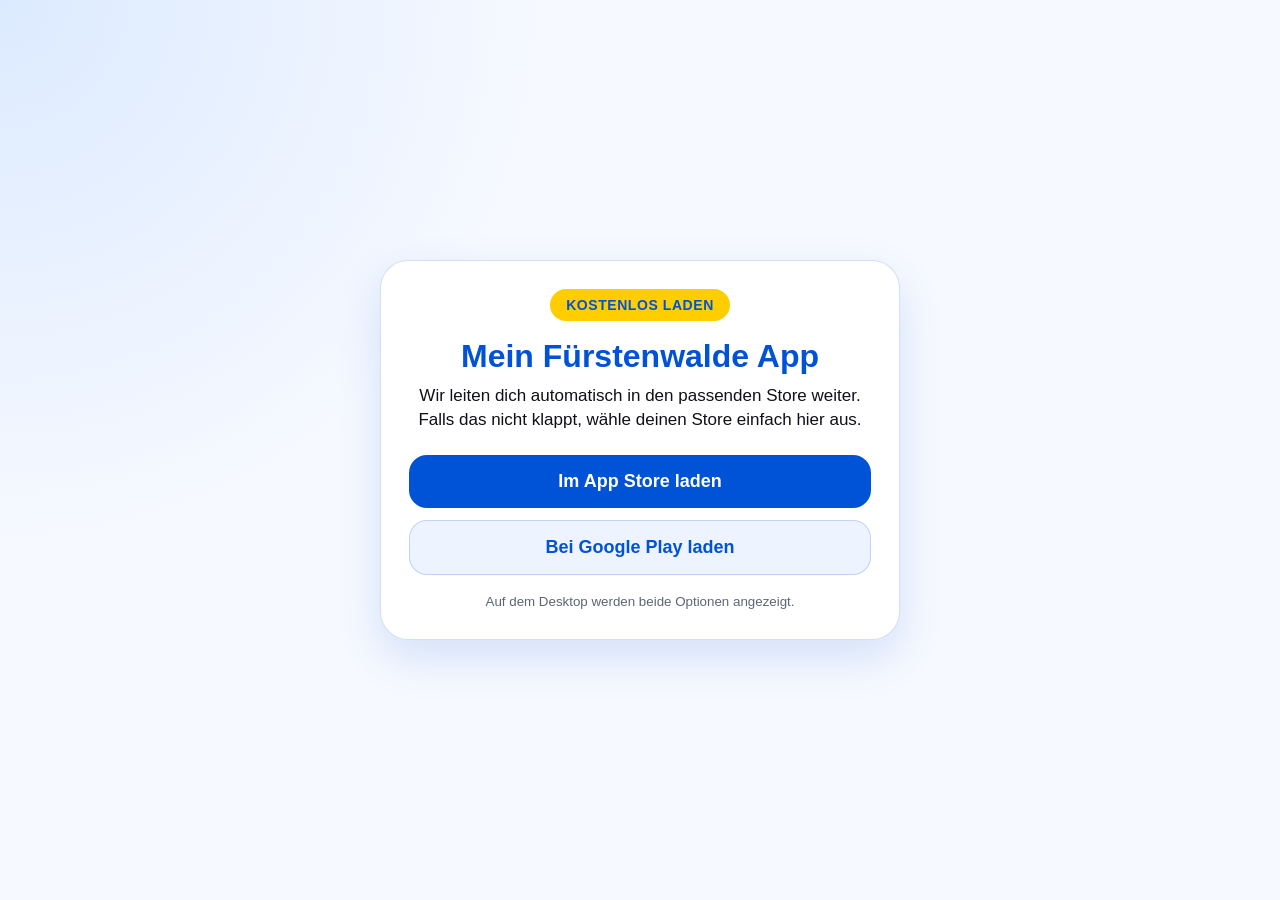
<file: download/index.html>
<!doctype html>
<html lang="de">
<head>
  <meta charset="utf-8">
  <meta name="viewport" content="width=device-width, initial-scale=1">
  <title>Mein Fürstenwalde App laden</title>
  <meta name="robots" content="noindex">
  <link rel="canonical" href="https://mein-fw.de/download">
  <style>
    :root {
      color-scheme: light;
      --blue:#0052d7;
      --yellow:#ffcd00;
      --text:#101018;
      --bg:#f6f9ff;
    }
    * { box-sizing:border-box; }
    body {
      margin:0;
      min-height:100vh;
      display:grid;
      place-items:center;
      font-family:-apple-system,BlinkMacSystemFont,"Segoe UI",Roboto,Arial,sans-serif;
      background:radial-gradient(circle at top left, #dceaff 0, transparent 35%), var(--bg);
      color:var(--text);
      padding:24px;
    }
    main {
      width:min(520px,100%);
      background:white;
      border:1px solid rgba(0,82,215,.18);
      border-radius:28px;
      box-shadow:0 18px 45px rgba(0,82,215,.14);
      padding:28px;
      text-align:center;
    }
    .badge {
      display:inline-block;
      padding:8px 16px;
      border-radius:999px;
      background:var(--yellow);
      color:var(--blue);
      font-weight:800;
      letter-spacing:.04em;
      font-size:14px;
      margin-bottom:18px;
    }
    h1 { margin:0 0 10px; font-size:32px; line-height:1.08; color:var(--blue); }
    p { margin:0 0 22px; font-size:17px; line-height:1.45; }
    a {
      display:block;
      text-decoration:none;
      border-radius:18px;
      padding:16px 18px;
      margin-top:12px;
      font-weight:800;
      font-size:18px;
    }
    .primary { background:var(--blue); color:white; }
    .secondary { background:#eef4ff; color:var(--blue); border:1px solid rgba(0,82,215,.2); }
    small { display:block; margin-top:18px; color:#5d6575; line-height:1.35; }
  </style>
  <script>
    (() => {
      const IOS_URL = 'https://apps.apple.com/app/id6775478256';
      const ANDROID_URL = 'https://play.google.com/store/apps/details?id=de.riccardopopp.fuerstenwalde';

      const ua = navigator.userAgent || navigator.vendor || window.opera || '';
      const isiOS = /iPad|iPhone|iPod/.test(ua) || (navigator.platform === 'MacIntel' && navigator.maxTouchPoints > 1);
      const isAndroid = /Android/i.test(ua);

      if (isiOS) {
        window.location.replace(IOS_URL);
      } else if (isAndroid) {
        window.location.replace(ANDROID_URL);
      }
    })();
  </script>
</head>
<body>
  <main>
    <div class="badge">KOSTENLOS LADEN</div>
    <h1>Mein Fürstenwalde App</h1>
    <p>Wir leiten dich automatisch in den passenden Store weiter. Falls das nicht klappt, wähle deinen Store einfach hier aus.</p>
    <a class="primary" href="https://apps.apple.com/app/id6775478256">Im App Store laden</a>
    <a class="secondary" href="https://play.google.com/store/apps/details?id=de.riccardopopp.fuerstenwalde">Bei Google Play laden</a>
    <small>Auf dem Desktop werden beide Optionen angezeigt.</small>
  </main>
</body>
</html>
</file>
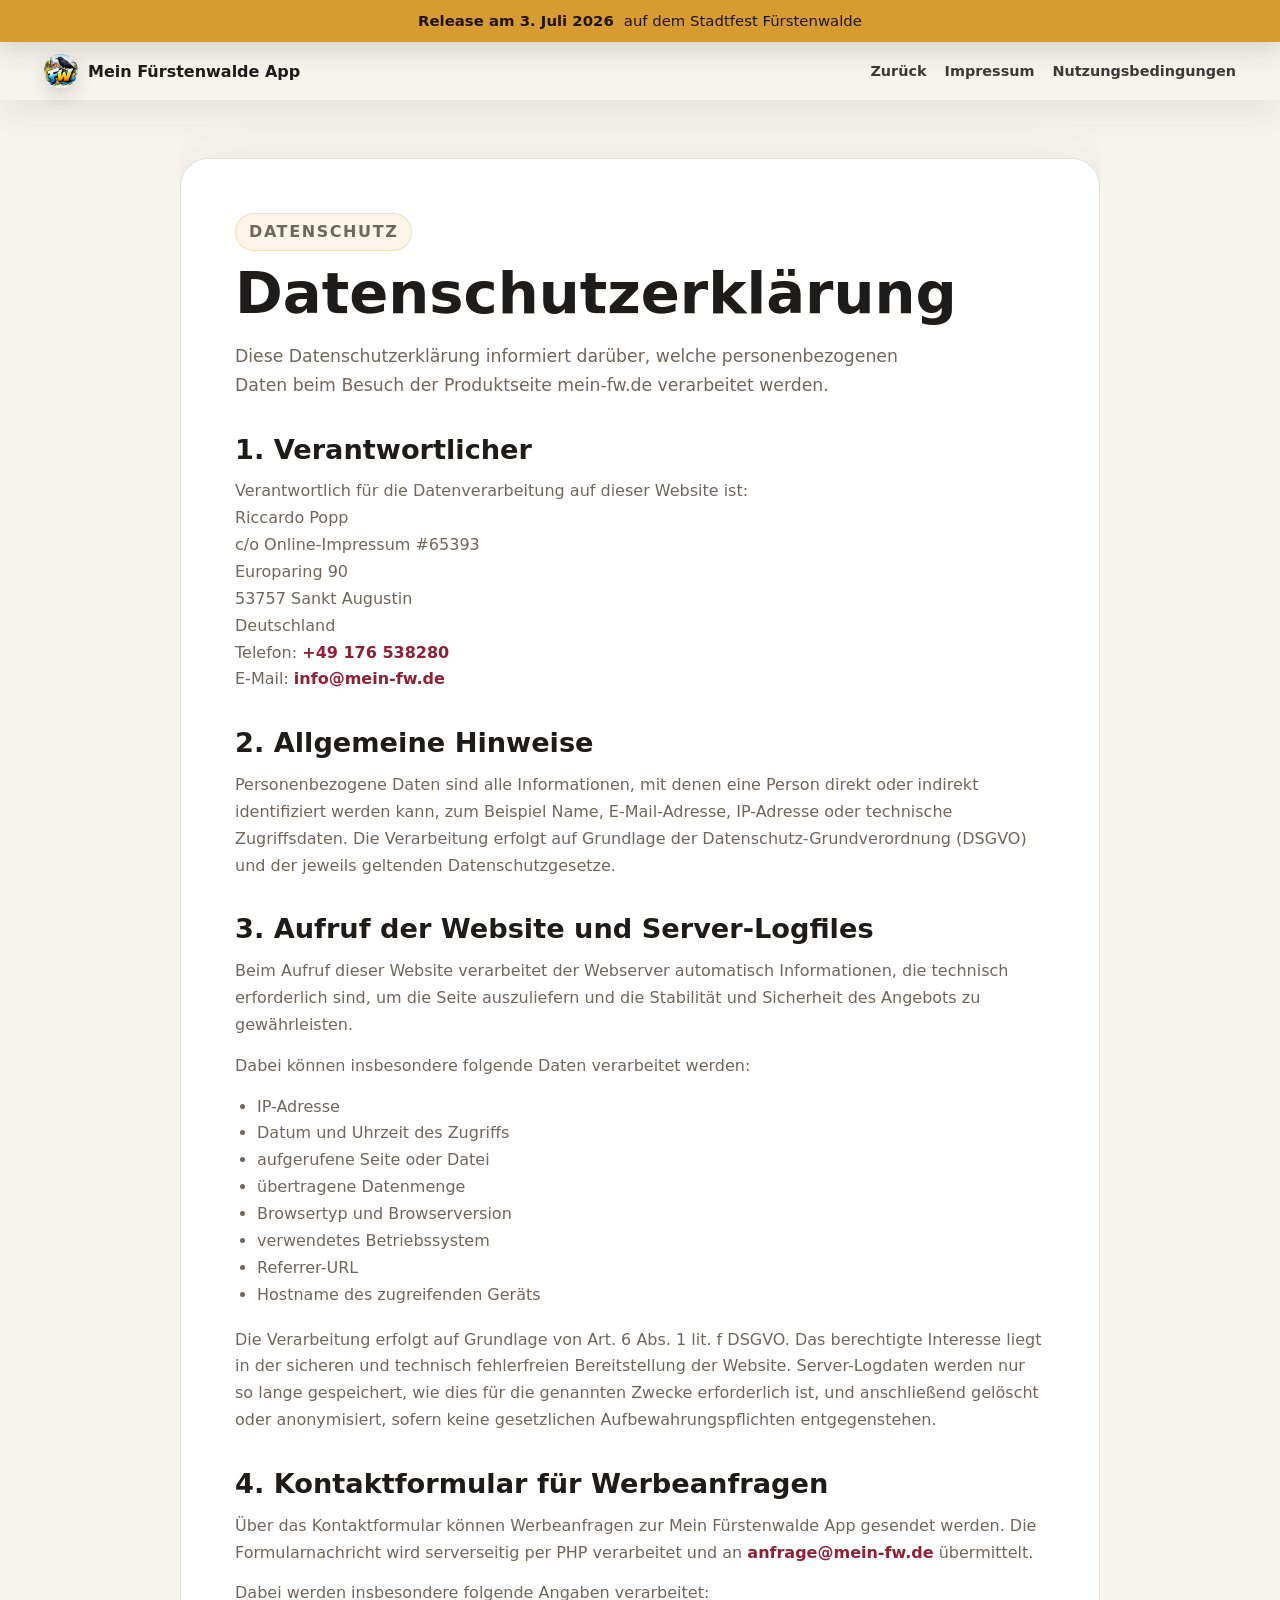
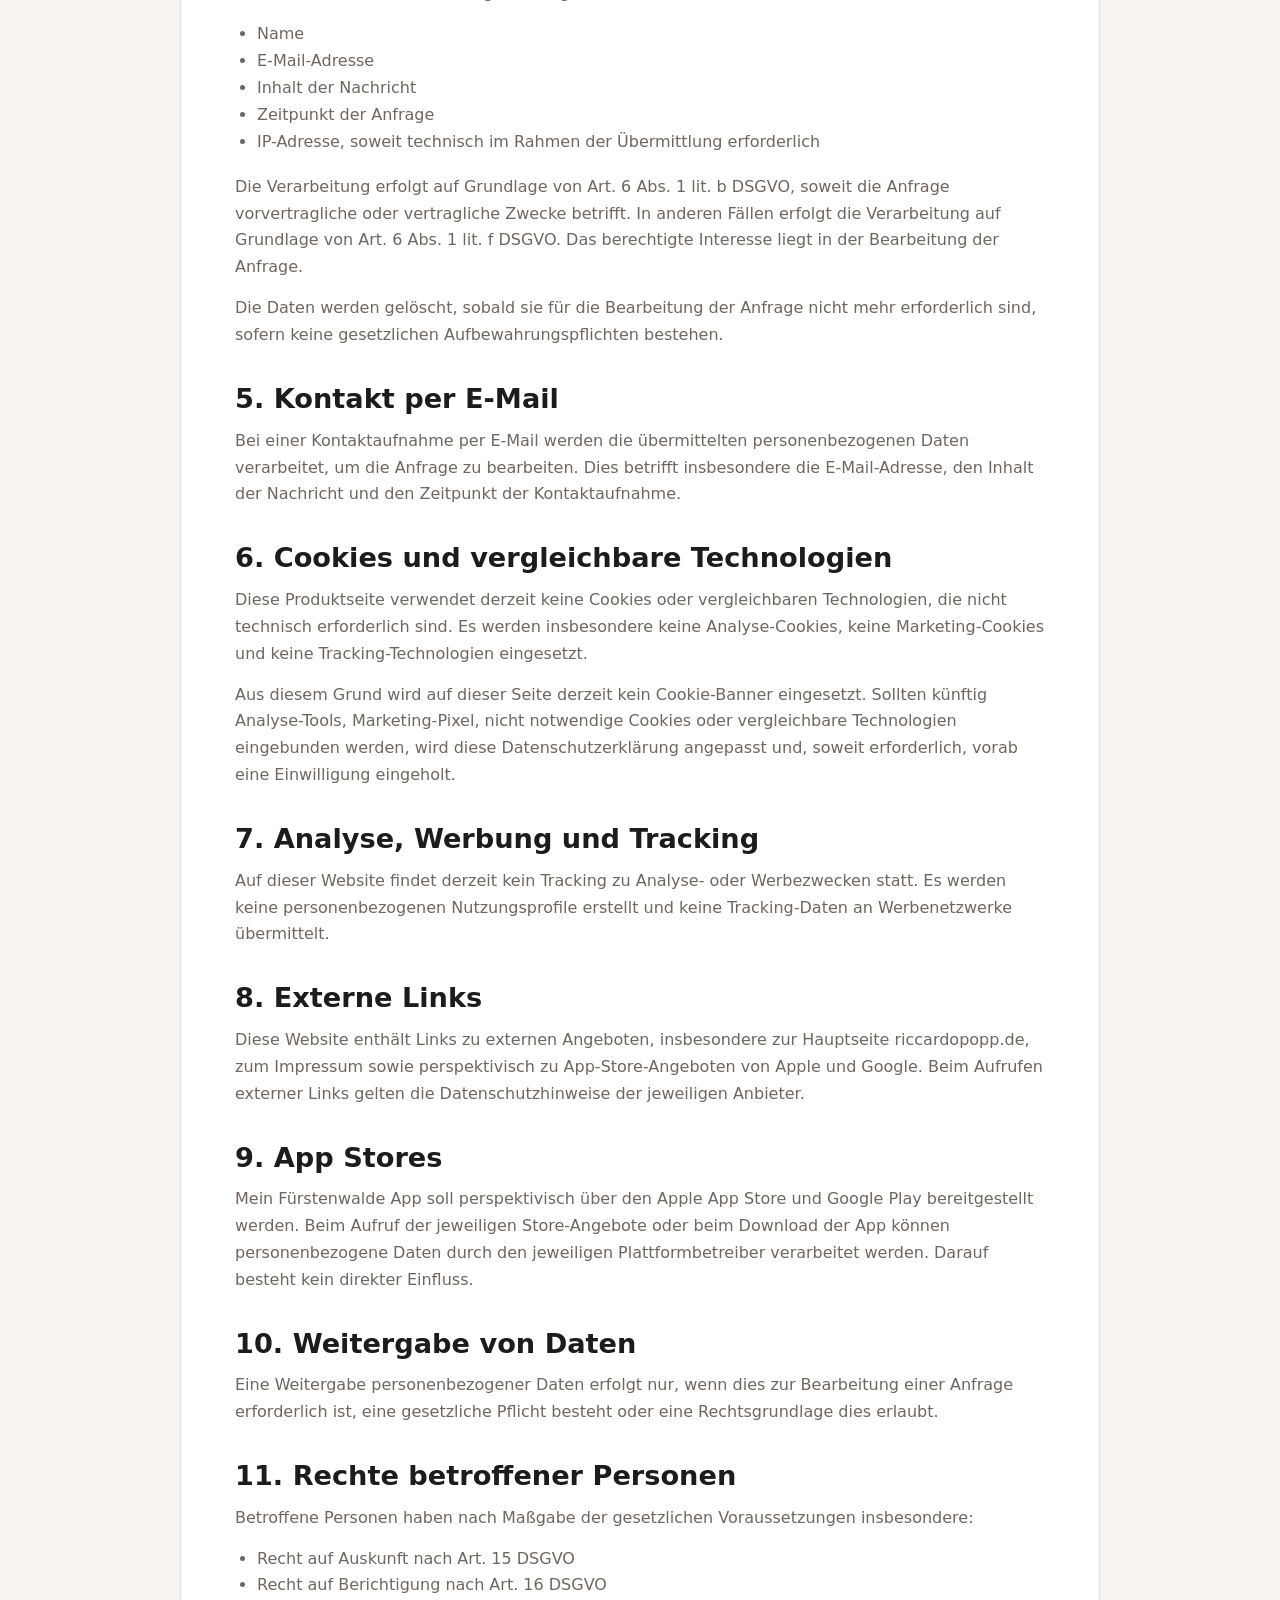
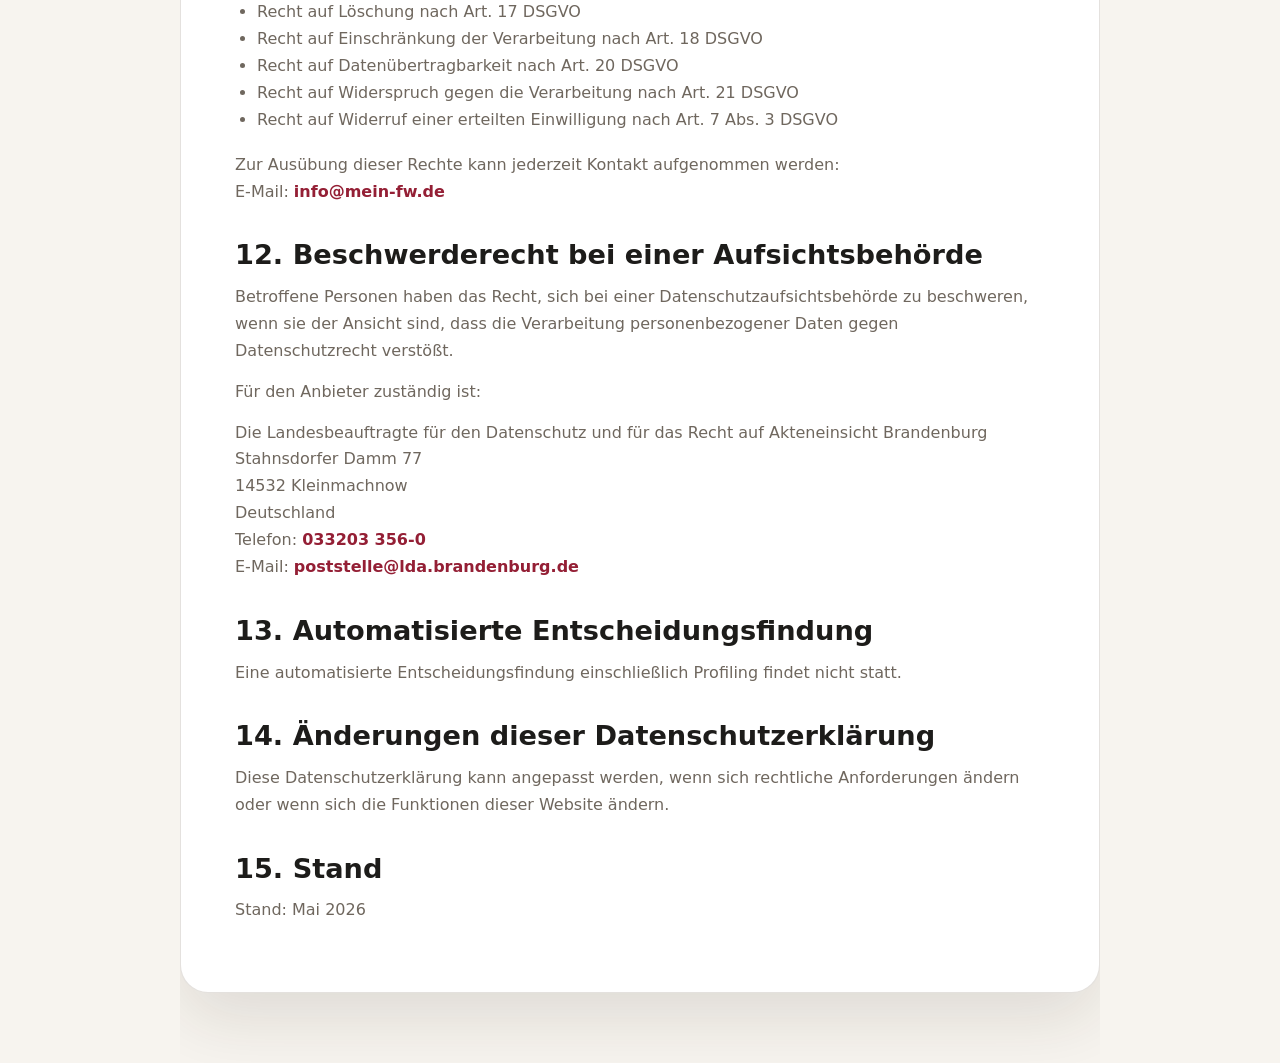
<file: datenschutz.html>
<!doctype html>
<html lang="de">
  <head>
    <meta charset="utf-8" />
    <meta name="viewport" content="width=device-width, initial-scale=1" />
    <meta name="description" content="Datenschutzerklärung für die Produktseite Mein Fürstenwalde App gemäß DSGVO." />
    <title>Datenschutzerklärung | Mein Fürstenwalde App</title>
    <meta name="robots" content="noindex, follow" />
    <meta name="theme-color" content="#d69b31" />
    <link rel="canonical" href="https://mein-fw.de/datenschutz.html" />
    <link rel="icon" type="image/png" sizes="512x512" href="assets/icon-512.png" />
    <link rel="apple-touch-icon" href="assets/icon-512.png" />
    <link rel="stylesheet" href="styles.css" />
  </head>
  <body class="legal-page">
    <div class="release-banner">
      <strong>Release am 3. Juli 2026</strong>
      <span>auf dem Stadtfest Fürstenwalde</span>
    </div>

    <header class="site-header is-scrolled legal-header">
      <a class="brand" href="./index.html" aria-label="Zur Mein Fürstenwalde App Startseite">
        <img src="assets/icon-512.png" alt="" />
        <span>Mein Fürstenwalde App</span>
      </a>
      <nav aria-label="Rechtliche Navigation">
        <a href="./index.html">Zurück</a>
        <a href="./impressum.html">Impressum</a>
        <a href="./nutzungsbedingungen.html">Nutzungsbedingungen</a>
      </nav>
    </header>

    <main class="legal-main">
      <article class="legal-card">
        <p class="section-kicker">Datenschutz</p>
        <h1>Datenschutzerklärung</h1>
        <p class="legal-intro">
          Diese Datenschutzerklärung informiert darüber, welche personenbezogenen Daten beim Besuch
          der Produktseite mein-fw.de verarbeitet werden.
        </p>

        <h2>1. Verantwortlicher</h2>
        <p>
          Verantwortlich für die Datenverarbeitung auf dieser Website ist:<br />
          Riccardo Popp<br />
          c/o Online-Impressum #65393<br />
          Europaring 90<br />
          53757 Sankt Augustin<br />
          Deutschland<br />
          Telefon: <a href="tel:+49176538280">+49 176 538280</a><br />
          E-Mail: <a href="mailto:info@mein-fw.de">info@mein-fw.de</a>
        </p>

        <h2>2. Allgemeine Hinweise</h2>
        <p>
          Personenbezogene Daten sind alle Informationen, mit denen eine Person direkt oder indirekt
          identifiziert werden kann, zum Beispiel Name, E-Mail-Adresse, IP-Adresse oder technische
          Zugriffsdaten. Die Verarbeitung erfolgt auf Grundlage der Datenschutz-Grundverordnung
          (DSGVO) und der jeweils geltenden Datenschutzgesetze.
        </p>

        <h2>3. Aufruf der Website und Server-Logfiles</h2>
        <p>
          Beim Aufruf dieser Website verarbeitet der Webserver automatisch Informationen, die
          technisch erforderlich sind, um die Seite auszuliefern und die Stabilität und Sicherheit
          des Angebots zu gewährleisten.
        </p>
        <p>Dabei können insbesondere folgende Daten verarbeitet werden:</p>
        <ul>
          <li>IP-Adresse</li>
          <li>Datum und Uhrzeit des Zugriffs</li>
          <li>aufgerufene Seite oder Datei</li>
          <li>übertragene Datenmenge</li>
          <li>Browsertyp und Browserversion</li>
          <li>verwendetes Betriebssystem</li>
          <li>Referrer-URL</li>
          <li>Hostname des zugreifenden Geräts</li>
        </ul>
        <p>
          Die Verarbeitung erfolgt auf Grundlage von Art. 6 Abs. 1 lit. f DSGVO. Das berechtigte
          Interesse liegt in der sicheren und technisch fehlerfreien Bereitstellung der Website.
          Server-Logdaten werden nur so lange gespeichert, wie dies für die genannten Zwecke
          erforderlich ist, und anschließend gelöscht oder anonymisiert, sofern keine gesetzlichen
          Aufbewahrungspflichten entgegenstehen.
        </p>

        <h2>4. Kontaktformular für Werbeanfragen</h2>
        <p>
          Über das Kontaktformular können Werbeanfragen zur Mein Fürstenwalde App gesendet werden. Die
          Formularnachricht wird serverseitig per PHP verarbeitet und an
          <a href="mailto:anfrage@mein-fw.de">anfrage@mein-fw.de</a> übermittelt.
        </p>
        <p>Dabei werden insbesondere folgende Angaben verarbeitet:</p>
        <ul>
          <li>Name</li>
          <li>E-Mail-Adresse</li>
          <li>Inhalt der Nachricht</li>
          <li>Zeitpunkt der Anfrage</li>
          <li>IP-Adresse, soweit technisch im Rahmen der Übermittlung erforderlich</li>
        </ul>
        <p>
          Die Verarbeitung erfolgt auf Grundlage von Art. 6 Abs. 1 lit. b DSGVO, soweit die Anfrage
          vorvertragliche oder vertragliche Zwecke betrifft. In anderen Fällen erfolgt die
          Verarbeitung auf Grundlage von Art. 6 Abs. 1 lit. f DSGVO. Das berechtigte Interesse liegt
          in der Bearbeitung der Anfrage.
        </p>
        <p>
          Die Daten werden gelöscht, sobald sie für die Bearbeitung der Anfrage nicht mehr
          erforderlich sind, sofern keine gesetzlichen Aufbewahrungspflichten bestehen.
        </p>

        <h2>5. Kontakt per E-Mail</h2>
        <p>
          Bei einer Kontaktaufnahme per E-Mail werden die übermittelten personenbezogenen Daten
          verarbeitet, um die Anfrage zu bearbeiten. Dies betrifft insbesondere die E-Mail-Adresse,
          den Inhalt der Nachricht und den Zeitpunkt der Kontaktaufnahme.
        </p>

        <h2>6. Cookies und vergleichbare Technologien</h2>
        <p>
          Diese Produktseite verwendet derzeit keine Cookies oder vergleichbaren Technologien, die
          nicht technisch erforderlich sind. Es werden insbesondere keine Analyse-Cookies, keine
          Marketing-Cookies und keine Tracking-Technologien eingesetzt.
        </p>
        <p>
          Aus diesem Grund wird auf dieser Seite derzeit kein Cookie-Banner eingesetzt. Sollten
          künftig Analyse-Tools, Marketing-Pixel, nicht notwendige Cookies oder vergleichbare
          Technologien eingebunden werden, wird diese Datenschutzerklärung angepasst und, soweit
          erforderlich, vorab eine Einwilligung eingeholt.
        </p>

        <h2>7. Analyse, Werbung und Tracking</h2>
        <p>
          Auf dieser Website findet derzeit kein Tracking zu Analyse- oder Werbezwecken statt. Es
          werden keine personenbezogenen Nutzungsprofile erstellt und keine Tracking-Daten an
          Werbenetzwerke übermittelt.
        </p>

        <h2>8. Externe Links</h2>
        <p>
          Diese Website enthält Links zu externen Angeboten, insbesondere zur Hauptseite
          riccardopopp.de, zum Impressum sowie perspektivisch zu App-Store-Angeboten von Apple und
          Google. Beim Aufrufen externer Links gelten die Datenschutzhinweise der jeweiligen
          Anbieter.
        </p>

        <h2>9. App Stores</h2>
        <p>
          Mein Fürstenwalde App soll perspektivisch über den Apple App Store und Google Play
          bereitgestellt werden. Beim Aufruf der jeweiligen Store-Angebote oder beim Download der App
          können personenbezogene Daten durch den jeweiligen Plattformbetreiber verarbeitet werden.
          Darauf besteht kein direkter Einfluss.
        </p>

        <h2>10. Weitergabe von Daten</h2>
        <p>
          Eine Weitergabe personenbezogener Daten erfolgt nur, wenn dies zur Bearbeitung einer
          Anfrage erforderlich ist, eine gesetzliche Pflicht besteht oder eine Rechtsgrundlage dies
          erlaubt.
        </p>

        <h2>11. Rechte betroffener Personen</h2>
        <p>Betroffene Personen haben nach Maßgabe der gesetzlichen Voraussetzungen insbesondere:</p>
        <ul>
          <li>Recht auf Auskunft nach Art. 15 DSGVO</li>
          <li>Recht auf Berichtigung nach Art. 16 DSGVO</li>
          <li>Recht auf Löschung nach Art. 17 DSGVO</li>
          <li>Recht auf Einschränkung der Verarbeitung nach Art. 18 DSGVO</li>
          <li>Recht auf Datenübertragbarkeit nach Art. 20 DSGVO</li>
          <li>Recht auf Widerspruch gegen die Verarbeitung nach Art. 21 DSGVO</li>
          <li>Recht auf Widerruf einer erteilten Einwilligung nach Art. 7 Abs. 3 DSGVO</li>
        </ul>
        <p>
          Zur Ausübung dieser Rechte kann jederzeit Kontakt aufgenommen werden:<br />
          E-Mail: <a href="mailto:info@mein-fw.de">info@mein-fw.de</a>
        </p>

        <h2>12. Beschwerderecht bei einer Aufsichtsbehörde</h2>
        <p>
          Betroffene Personen haben das Recht, sich bei einer Datenschutzaufsichtsbehörde zu
          beschweren, wenn sie der Ansicht sind, dass die Verarbeitung personenbezogener Daten gegen
          Datenschutzrecht verstößt.
        </p>
        <p>Für den Anbieter zuständig ist:</p>
        <p>
          Die Landesbeauftragte für den Datenschutz und für das Recht auf Akteneinsicht Brandenburg<br />
          Stahnsdorfer Damm 77<br />
          14532 Kleinmachnow<br />
          Deutschland<br />
          Telefon: <a href="tel:+49332033560">033203 356-0</a><br />
          E-Mail: <a href="mailto:poststelle@lda.brandenburg.de">poststelle@lda.brandenburg.de</a>
        </p>

        <h2>13. Automatisierte Entscheidungsfindung</h2>
        <p>Eine automatisierte Entscheidungsfindung einschließlich Profiling findet nicht statt.</p>

        <h2>14. Änderungen dieser Datenschutzerklärung</h2>
        <p>
          Diese Datenschutzerklärung kann angepasst werden, wenn sich rechtliche Anforderungen ändern
          oder wenn sich die Funktionen dieser Website ändern.
        </p>

        <h2>15. Stand</h2>
        <p>Stand: Mai 2026</p>
      </article>
    </main>
  </body>
</html>
</file>
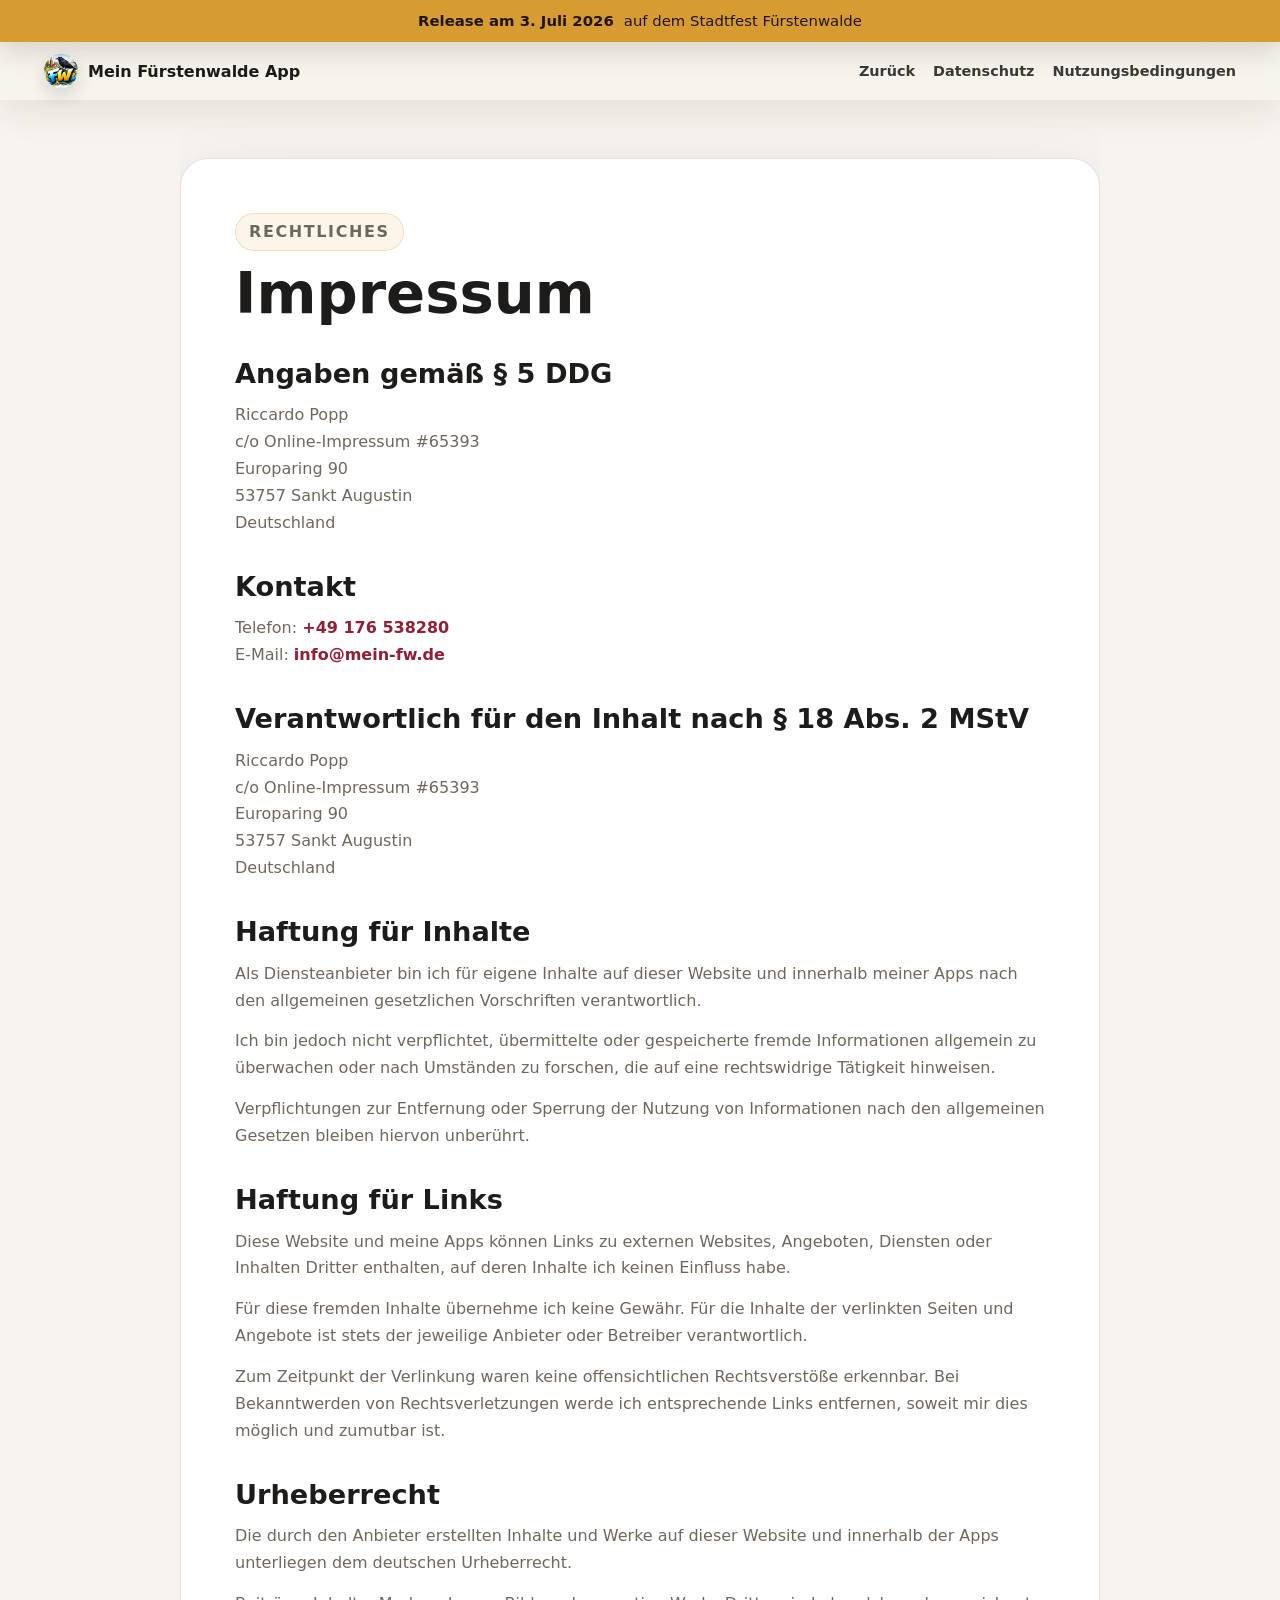
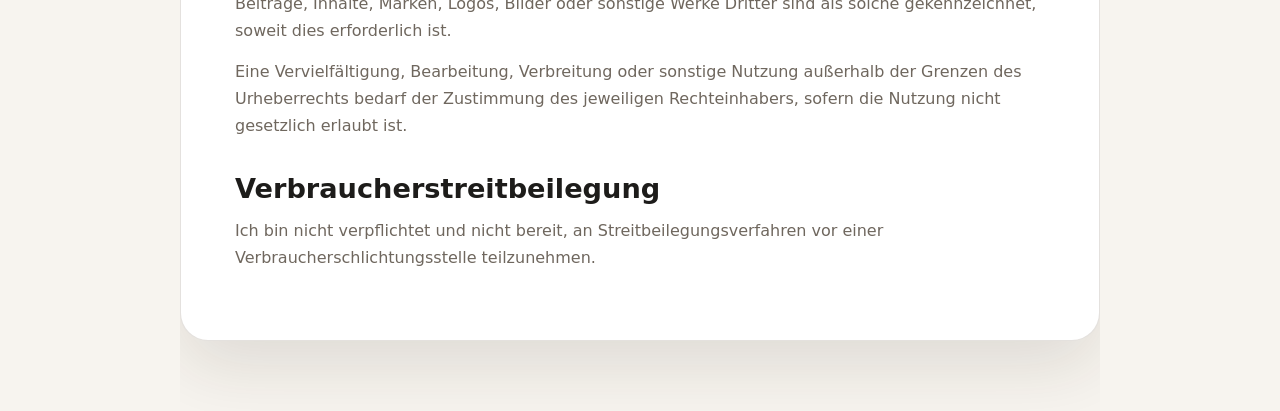
<file: impressum.html>
<!doctype html>
<html lang="de">
  <head>
    <meta charset="UTF-8" />
    <meta name="viewport" content="width=device-width, initial-scale=1.0" />
    <title>Impressum | Mein Fürstenwalde App</title>
    <meta name="description" content="Impressum der Produktseite Mein Fürstenwalde App gemäß § 5 DDG." />
    <meta name="robots" content="noindex, follow" />
    <meta name="theme-color" content="#d69b31" />
    <link rel="canonical" href="https://mein-fw.de/impressum.html" />
    <link rel="stylesheet" href="./styles.css" />
    <link rel="icon" type="image/png" sizes="512x512" href="assets/icon-512.png" />
    <link rel="apple-touch-icon" href="assets/icon-512.png" />
  </head>
  <body class="legal-page">
    <div class="release-banner">
      <strong>Release am 3. Juli 2026</strong>
      <span>auf dem Stadtfest Fürstenwalde</span>
    </div>

    <header class="site-header is-scrolled legal-header">
      <a class="brand" href="./index.html" aria-label="Zur Mein Fürstenwalde App Startseite">
        <img src="assets/icon-512.png" alt="" />
        <span>Mein Fürstenwalde App</span>
      </a>
      <nav aria-label="Rechtliche Navigation">
        <a href="./index.html">Zurück</a>
        <a href="./datenschutz.html">Datenschutz</a>
        <a href="./nutzungsbedingungen.html">Nutzungsbedingungen</a>
      </nav>
    </header>

    <main class="legal-main">
      <article class="legal-card">
        <p class="section-kicker">Rechtliches</p>
        <h1>Impressum</h1>

        <h2>Angaben gemäß § 5 DDG</h2>
        <p>
          Riccardo Popp<br />
          c/o Online-Impressum #65393<br />
          Europaring 90<br />
          53757 Sankt Augustin<br />
          Deutschland
        </p>

        <h2>Kontakt</h2>
        <p>
          Telefon: <a href="tel:+49176538280">+49 176 538280</a><br />
          E-Mail: <a href="mailto:info@mein-fw.de">info@mein-fw.de</a>
        </p>

        <h2>Verantwortlich für den Inhalt nach § 18 Abs. 2 MStV</h2>
        <p>
          Riccardo Popp<br />
          c/o Online-Impressum #65393<br />
          Europaring 90<br />
          53757 Sankt Augustin<br />
          Deutschland
        </p>

        <h2>Haftung für Inhalte</h2>
        <p>
          Als Diensteanbieter bin ich für eigene Inhalte auf dieser Website und innerhalb meiner Apps
          nach den allgemeinen gesetzlichen Vorschriften verantwortlich.
        </p>
        <p>
          Ich bin jedoch nicht verpflichtet, übermittelte oder gespeicherte fremde Informationen
          allgemein zu überwachen oder nach Umständen zu forschen, die auf eine rechtswidrige
          Tätigkeit hinweisen.
        </p>
        <p>
          Verpflichtungen zur Entfernung oder Sperrung der Nutzung von Informationen nach den
          allgemeinen Gesetzen bleiben hiervon unberührt.
        </p>

        <h2>Haftung für Links</h2>
        <p>
          Diese Website und meine Apps können Links zu externen Websites, Angeboten, Diensten oder
          Inhalten Dritter enthalten, auf deren Inhalte ich keinen Einfluss habe.
        </p>
        <p>
          Für diese fremden Inhalte übernehme ich keine Gewähr. Für die Inhalte der verlinkten Seiten
          und Angebote ist stets der jeweilige Anbieter oder Betreiber verantwortlich.
        </p>
        <p>
          Zum Zeitpunkt der Verlinkung waren keine offensichtlichen Rechtsverstöße erkennbar. Bei
          Bekanntwerden von Rechtsverletzungen werde ich entsprechende Links entfernen, soweit mir
          dies möglich und zumutbar ist.
        </p>

        <h2>Urheberrecht</h2>
        <p>
          Die durch den Anbieter erstellten Inhalte und Werke auf dieser Website und innerhalb der
          Apps unterliegen dem deutschen Urheberrecht.
        </p>
        <p>
          Beiträge, Inhalte, Marken, Logos, Bilder oder sonstige Werke Dritter sind als solche
          gekennzeichnet, soweit dies erforderlich ist.
        </p>
        <p>
          Eine Vervielfältigung, Bearbeitung, Verbreitung oder sonstige Nutzung außerhalb der Grenzen
          des Urheberrechts bedarf der Zustimmung des jeweiligen Rechteinhabers, sofern die Nutzung
          nicht gesetzlich erlaubt ist.
        </p>

        <h2>Verbraucherstreitbeilegung</h2>
        <p>
          Ich bin nicht verpflichtet und nicht bereit, an Streitbeilegungsverfahren vor einer
          Verbraucherschlichtungsstelle teilzunehmen.
        </p>
      </article>
    </main>
  </body>
</html>
</file>
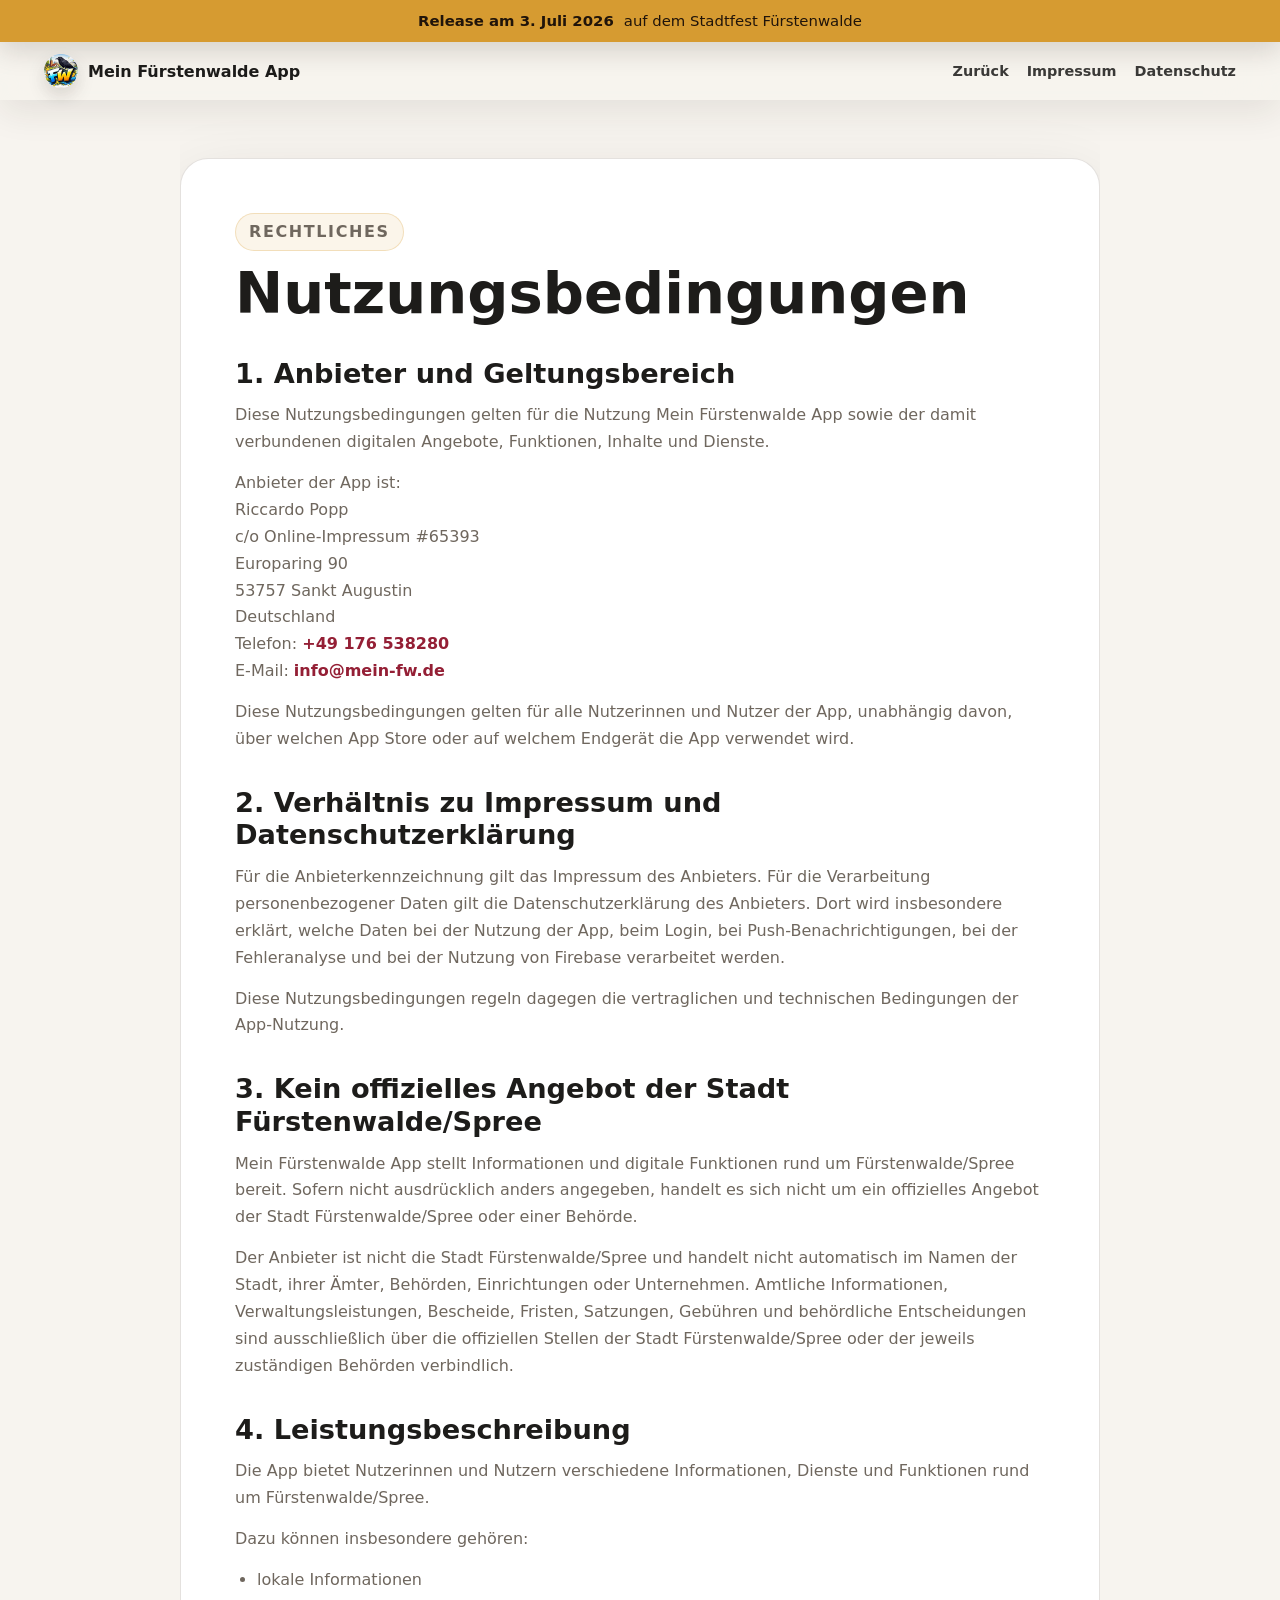
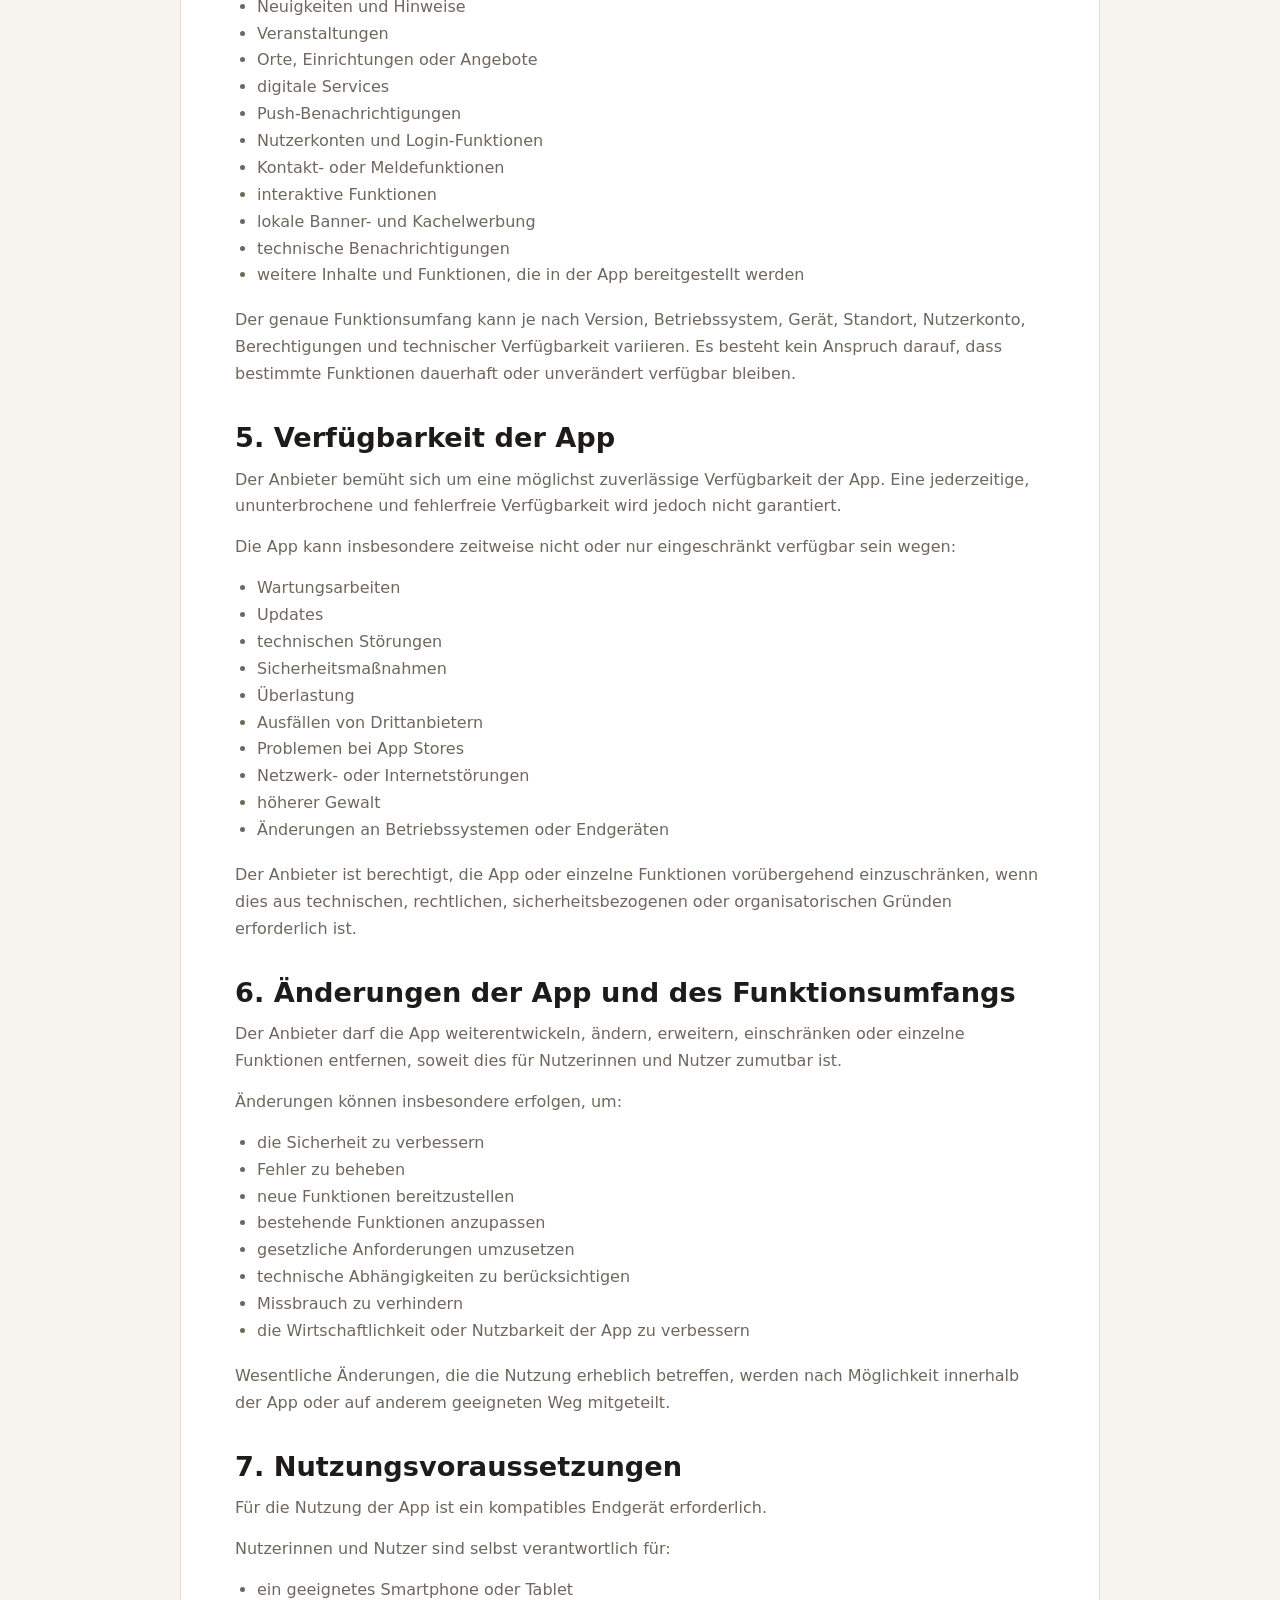
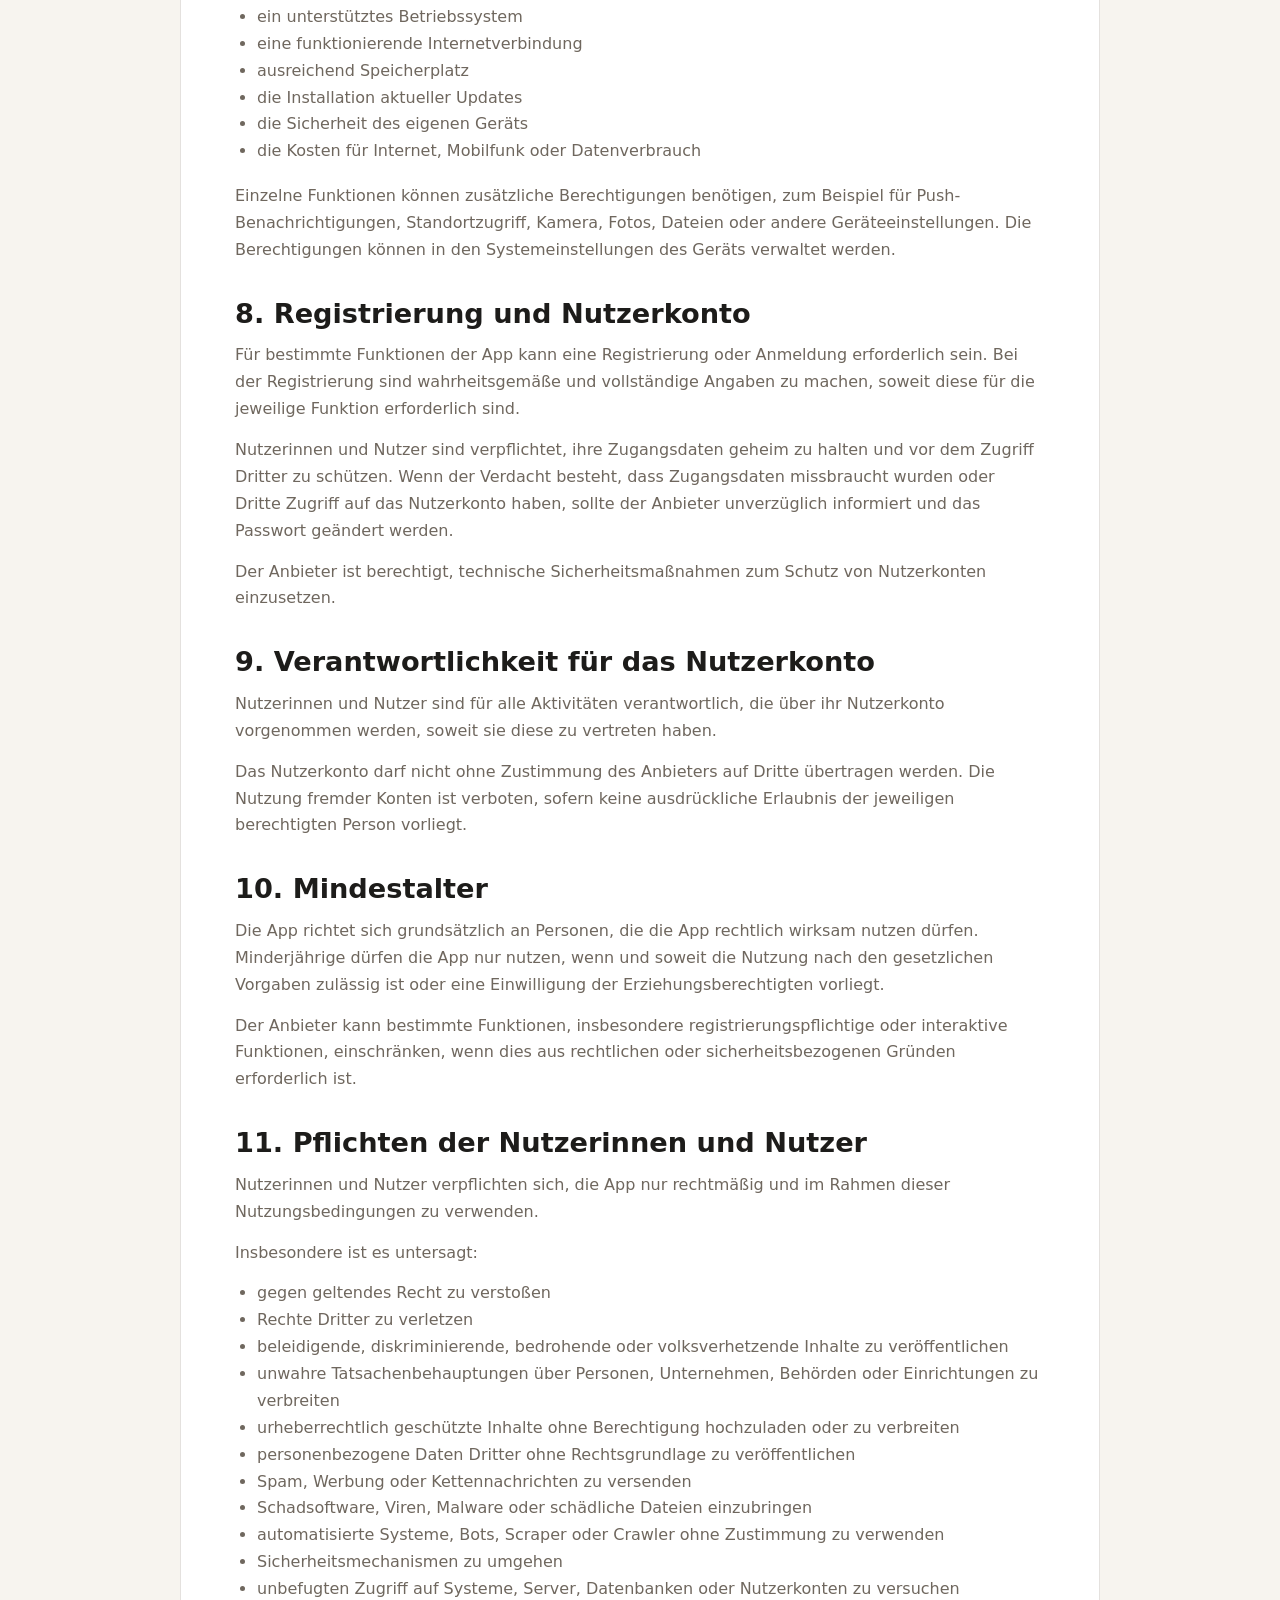
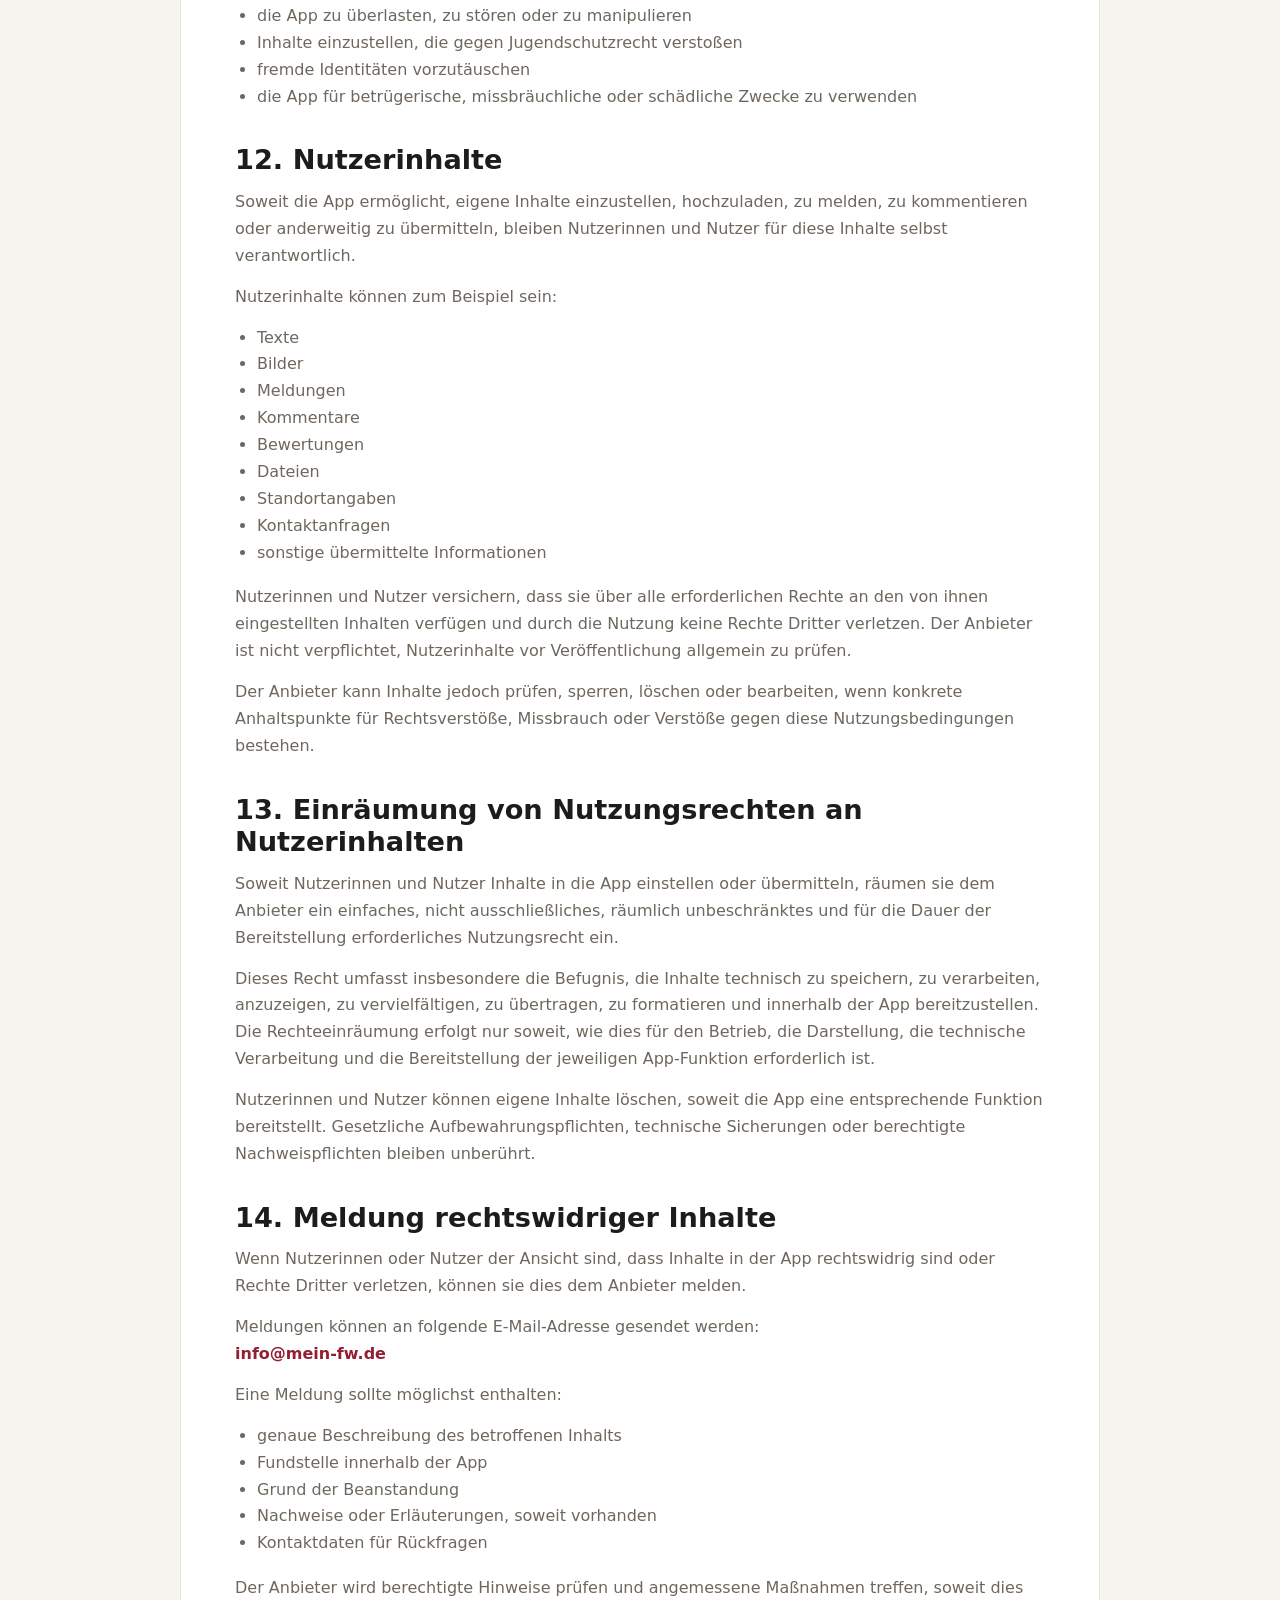
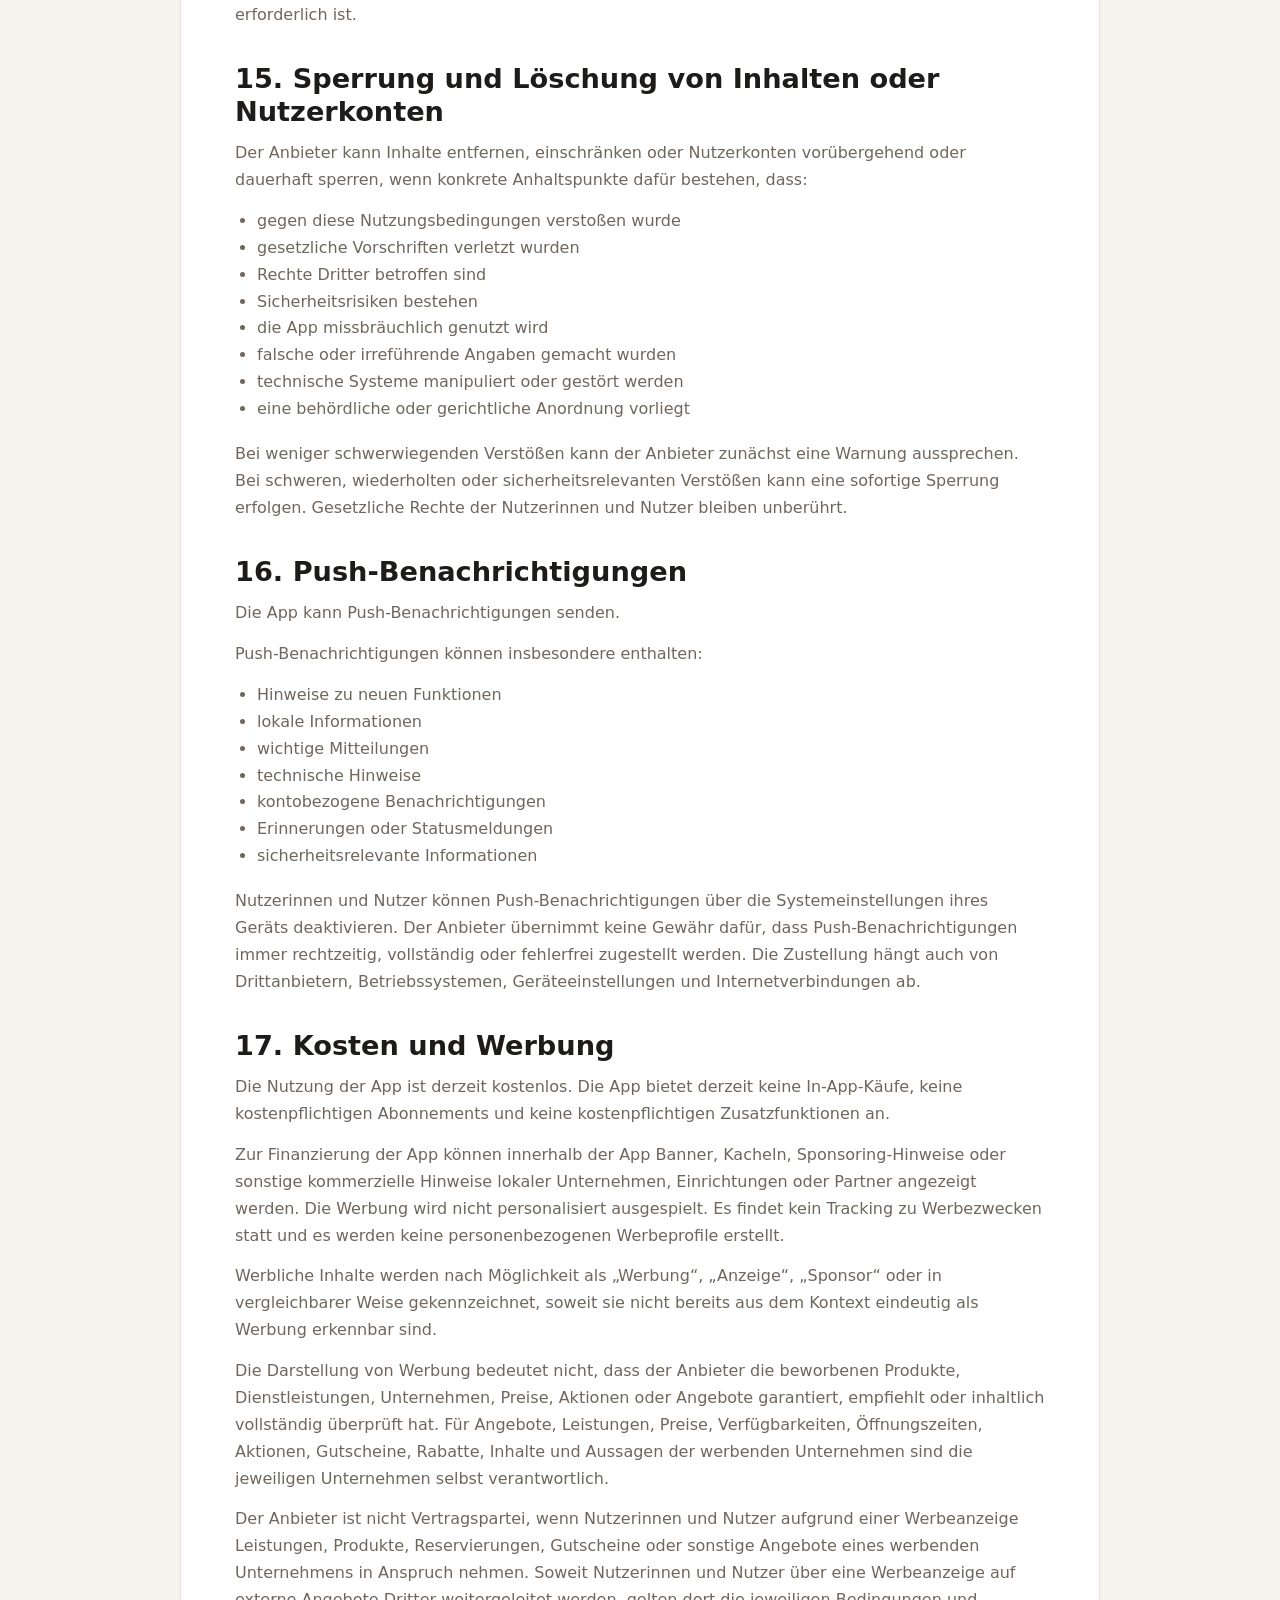
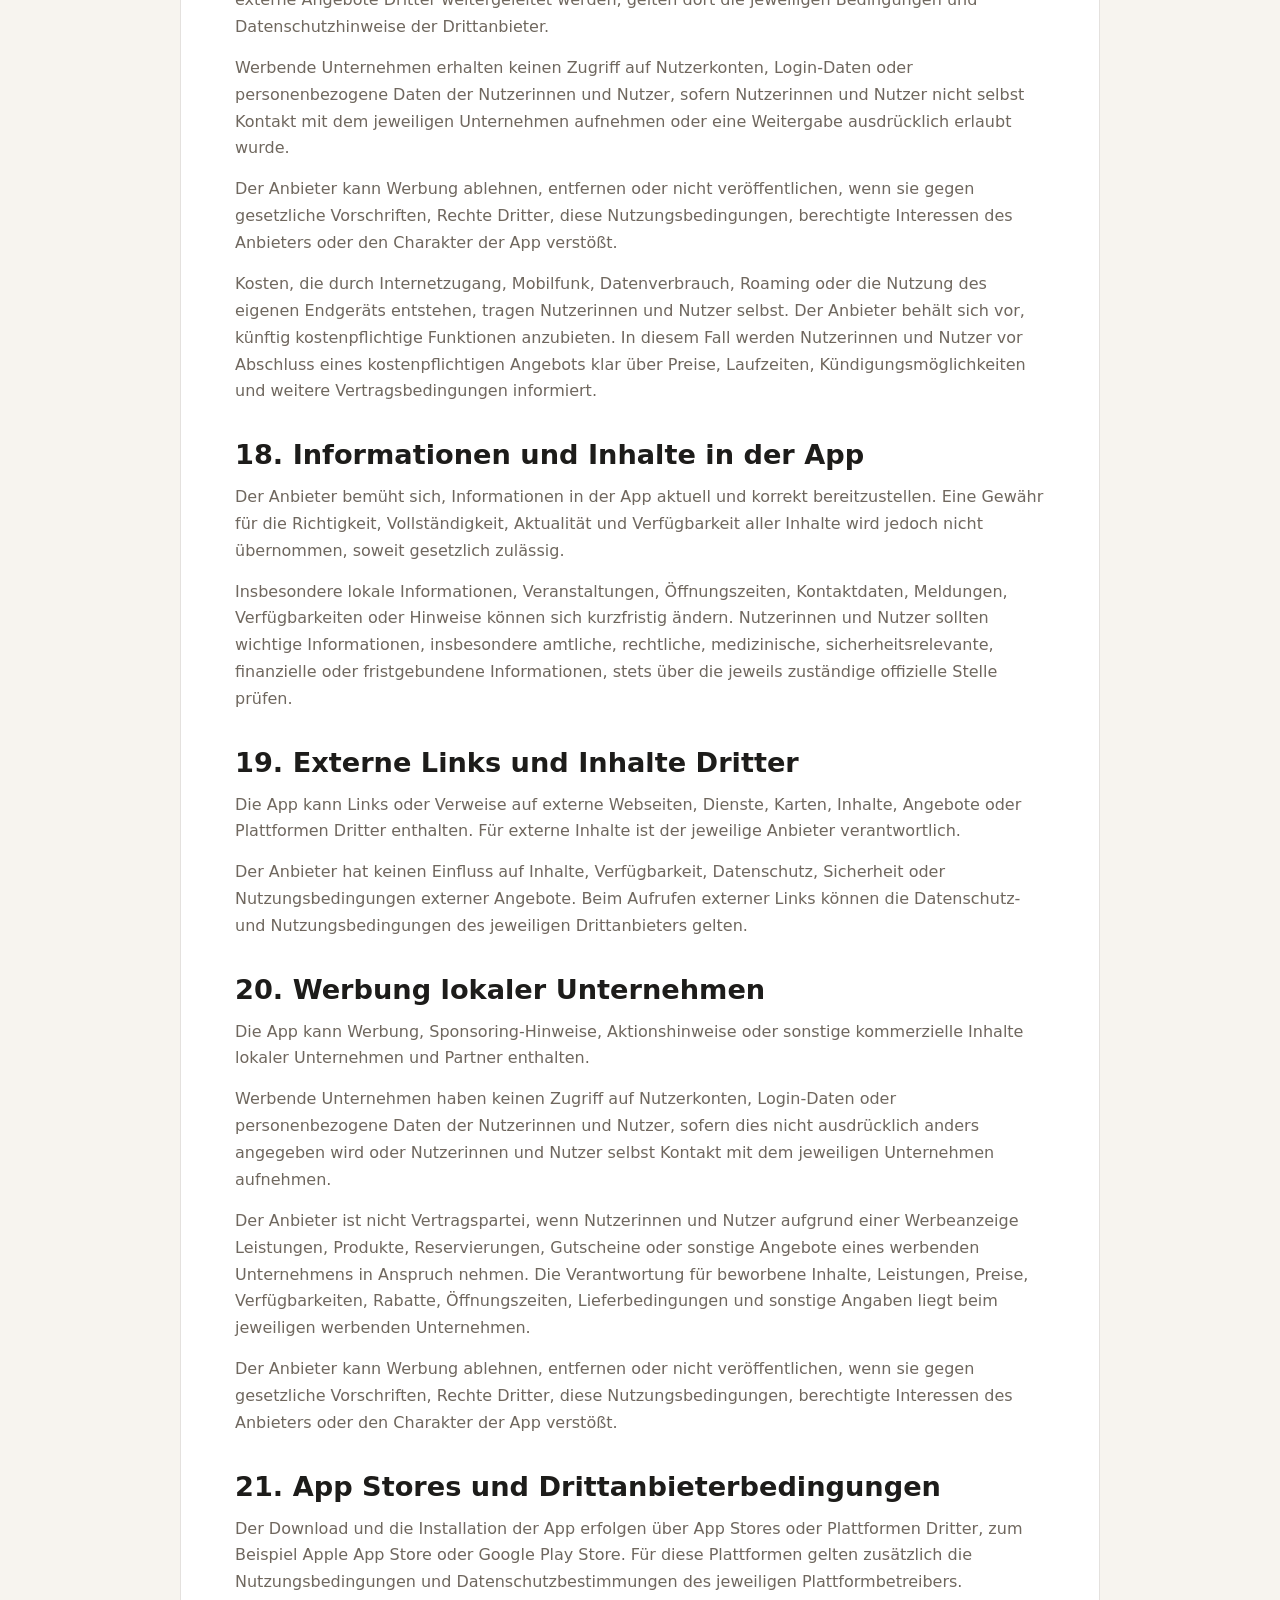
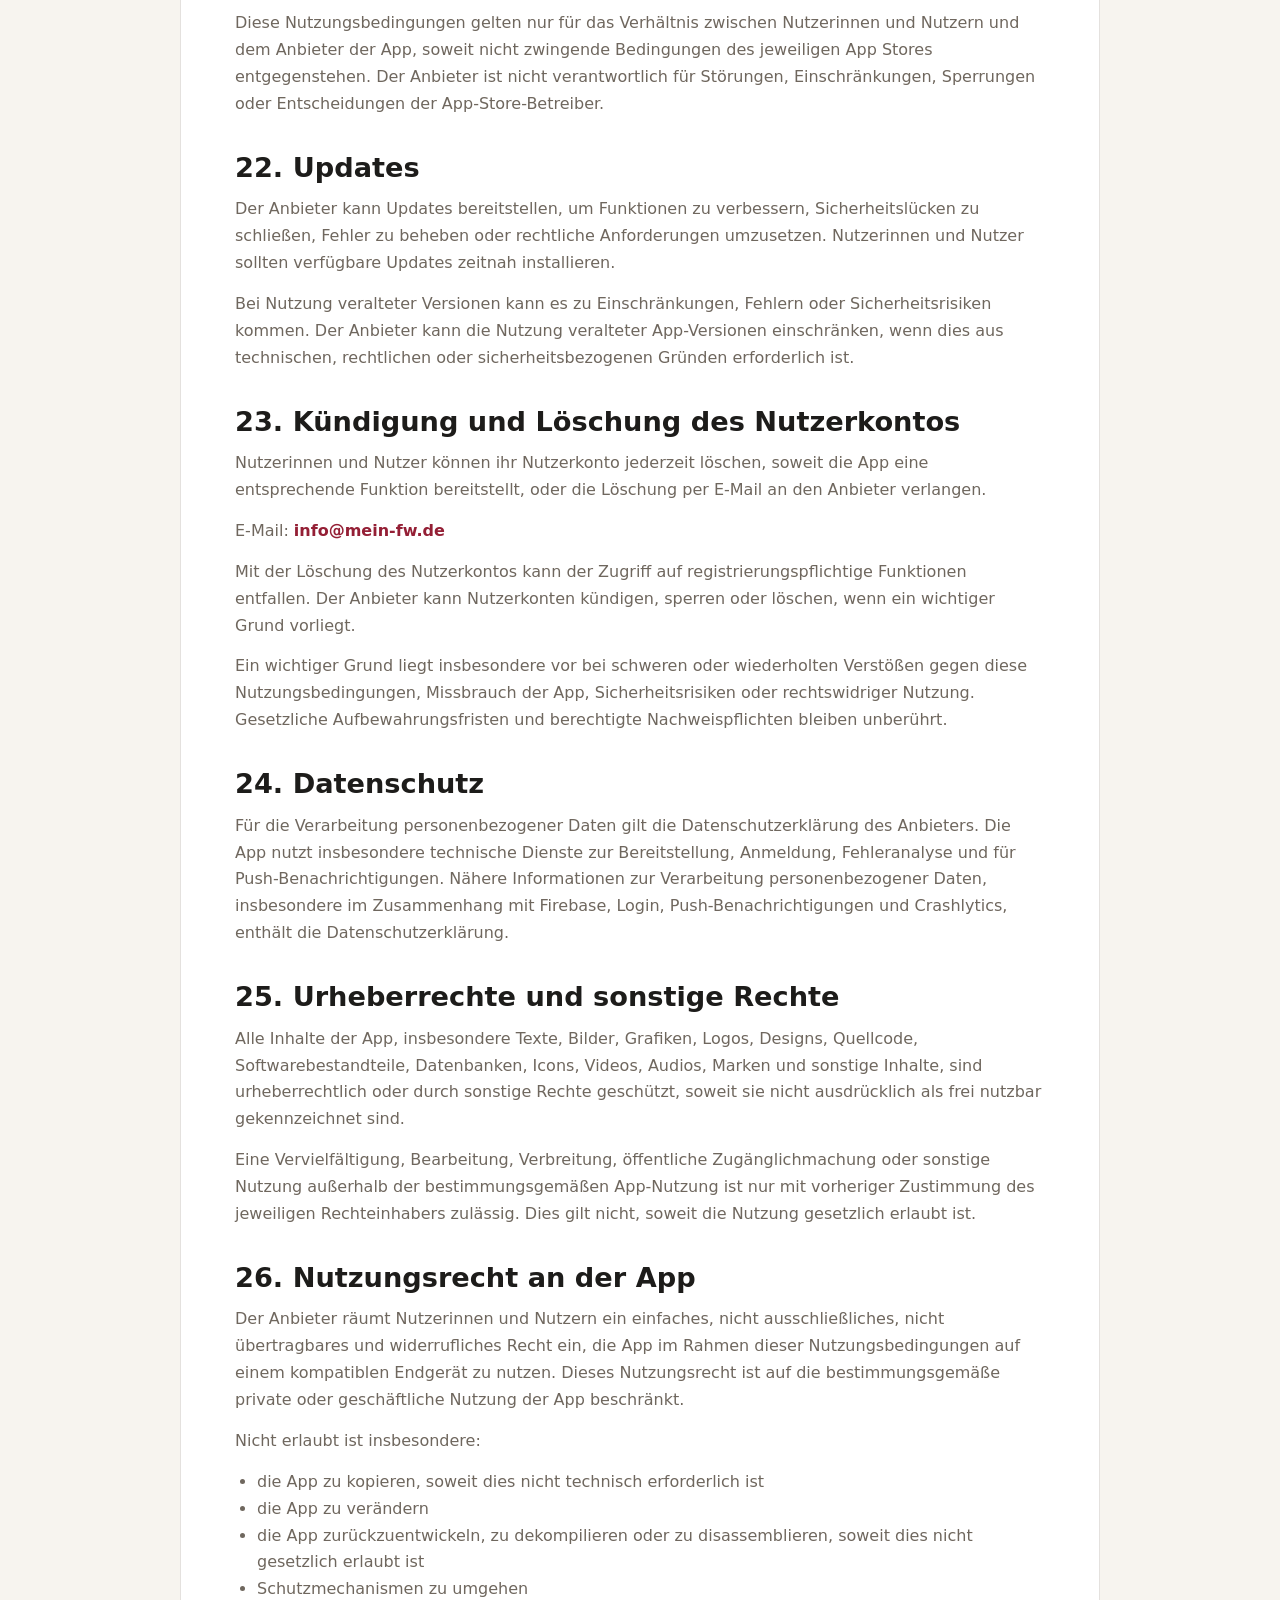
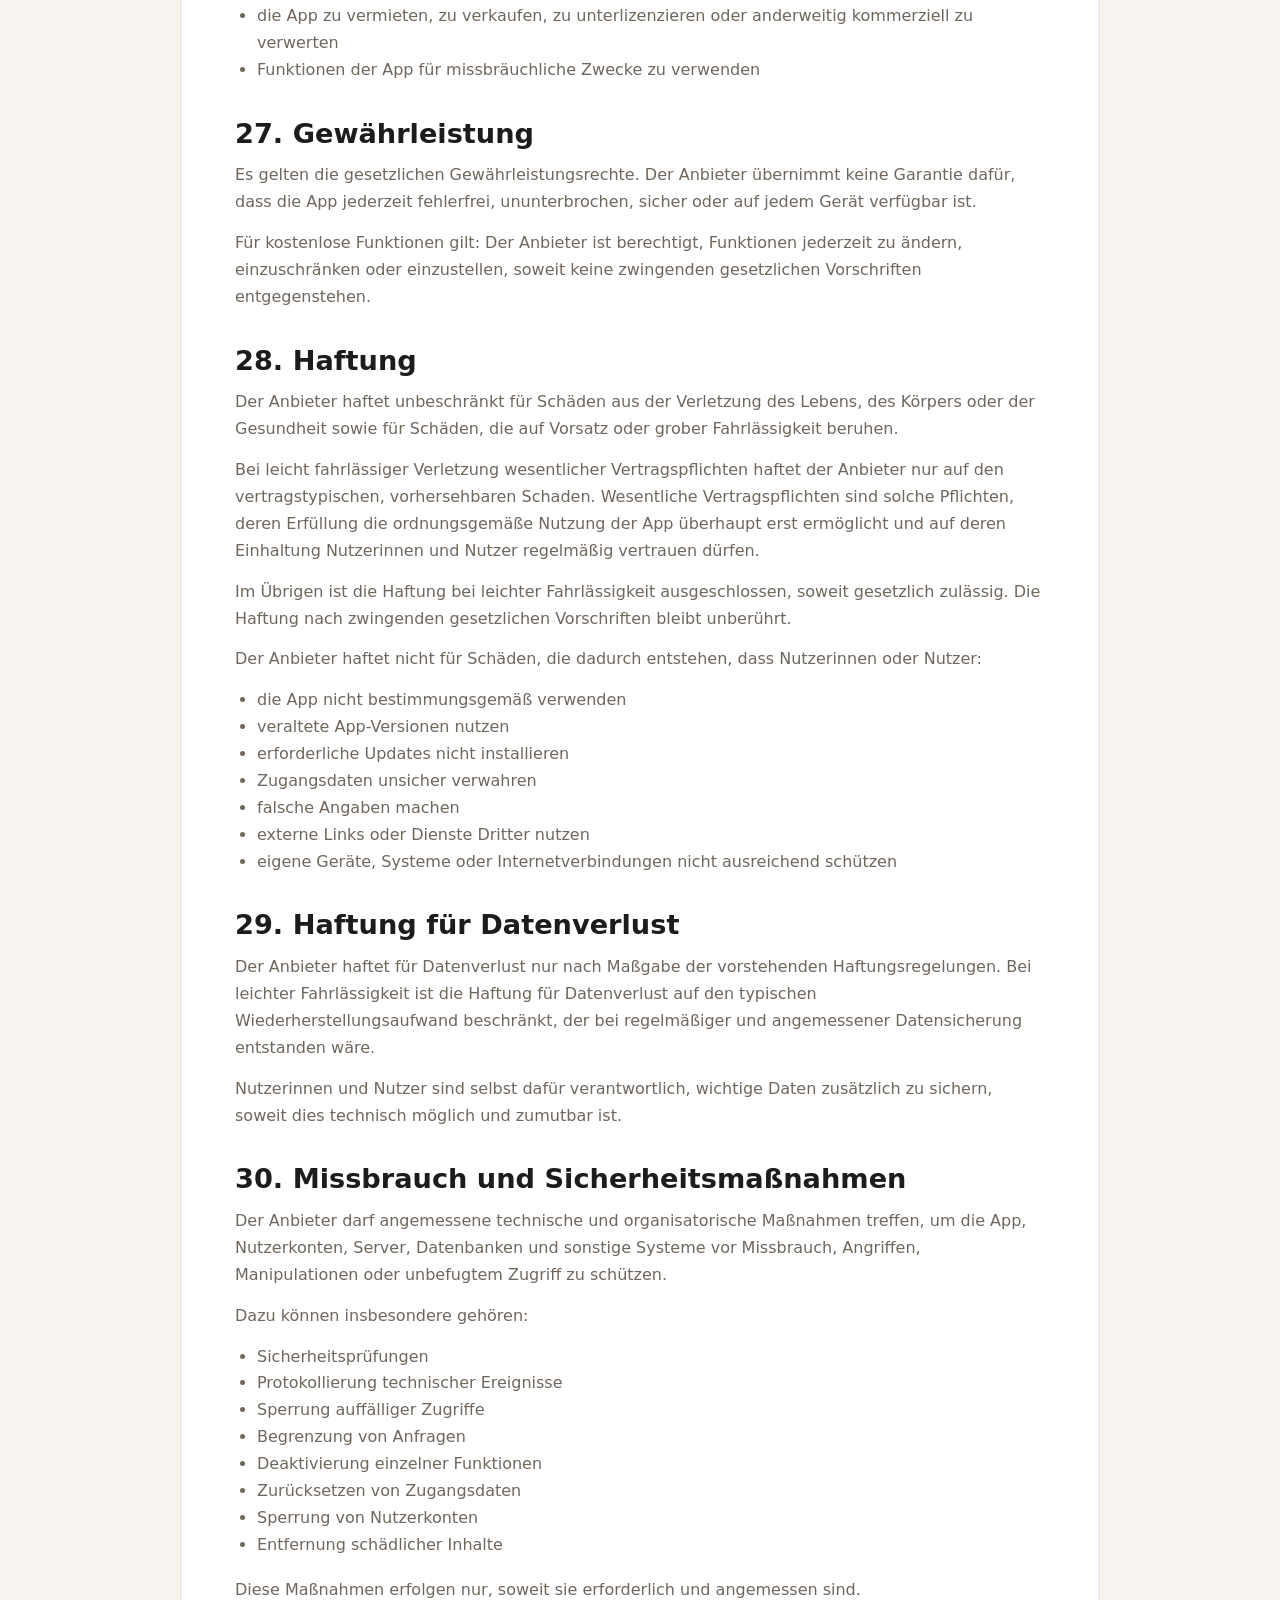
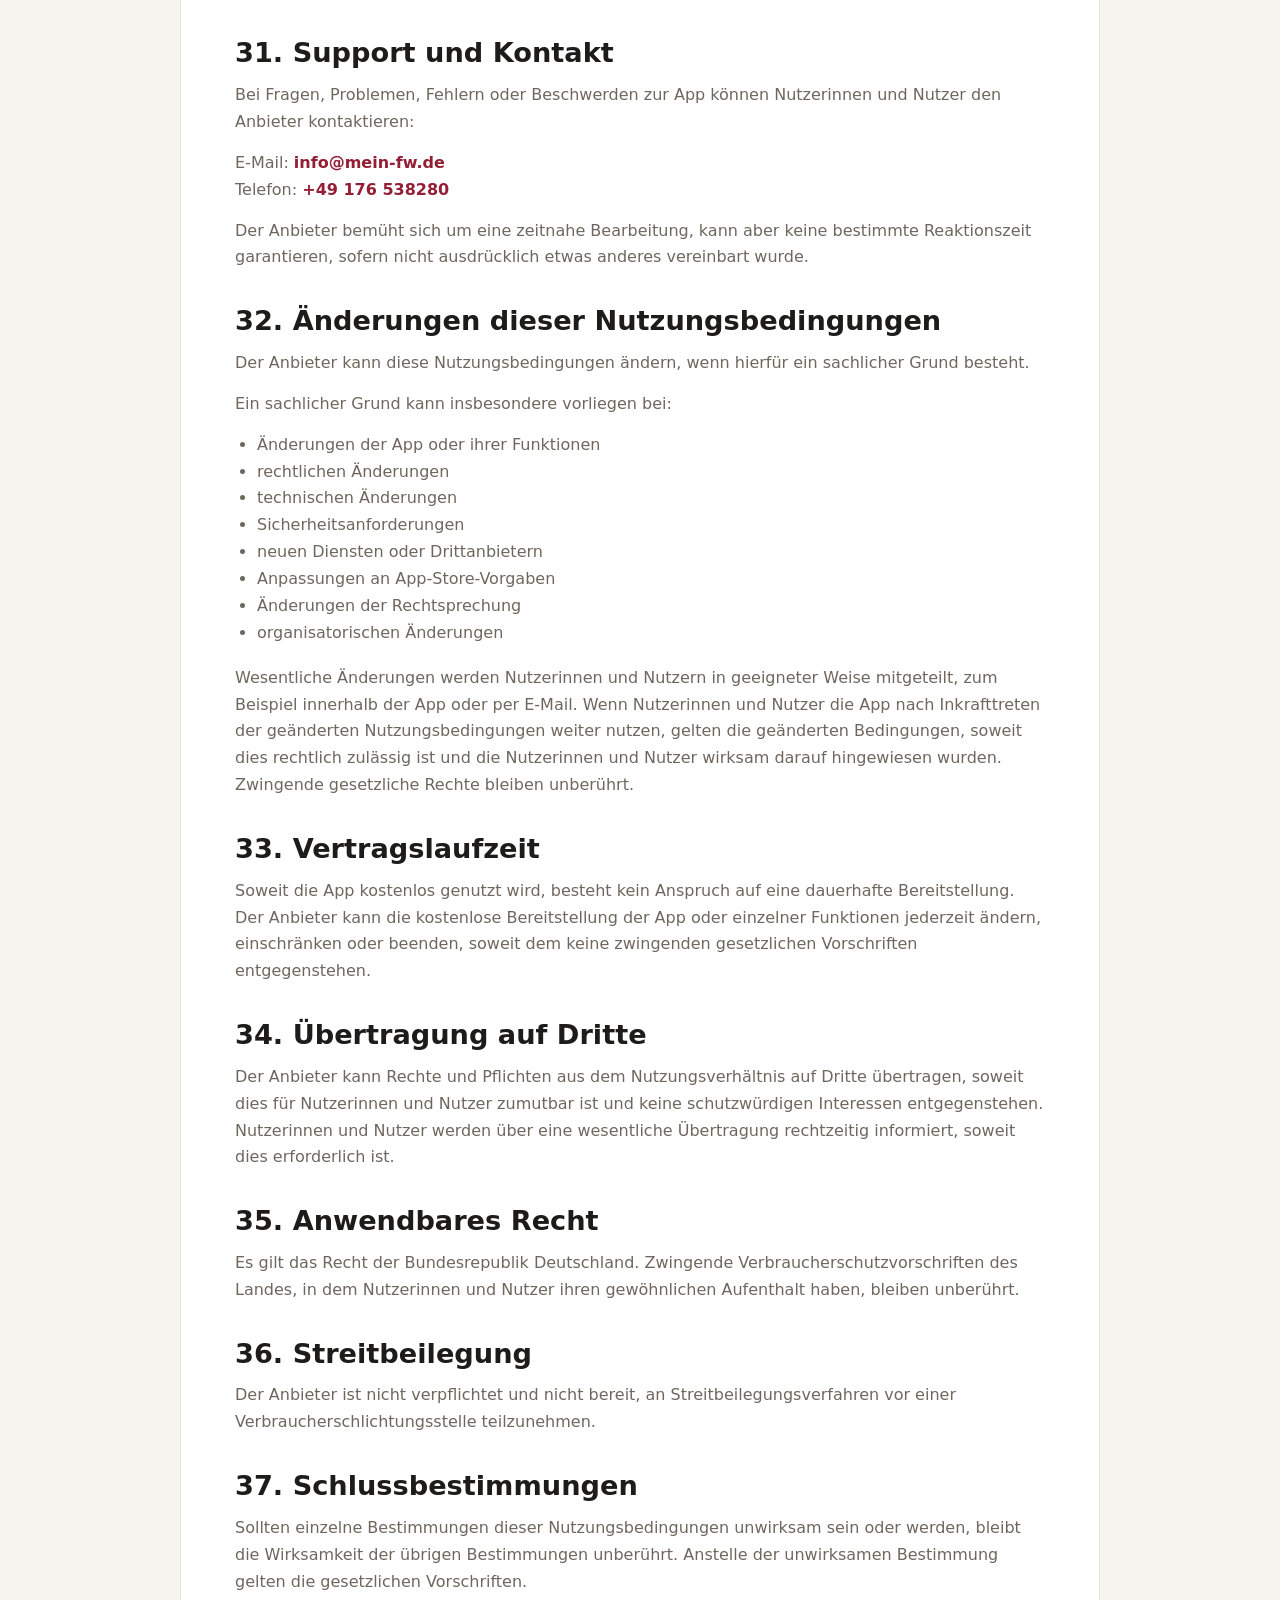
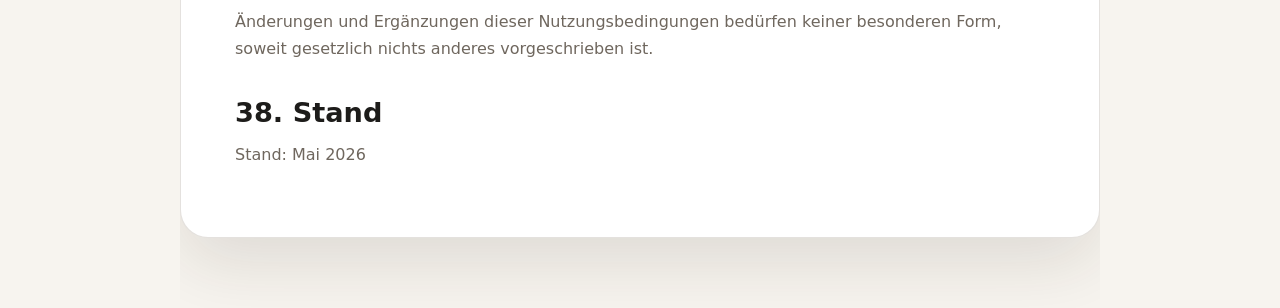
<file: nutzungsbedingungen.html>
<!doctype html>
<html lang="de">
  <head>
    <meta charset="UTF-8" />
    <meta name="viewport" content="width=device-width, initial-scale=1.0" />
    <title>Nutzungsbedingungen | Mein Fürstenwalde App</title>
    <meta name="description" content="Nutzungsbedingungen Mein Fürstenwalde App für iPhone und Android." />
    <meta name="robots" content="noindex, follow" />
    <meta name="theme-color" content="#d69b31" />
    <link rel="canonical" href="https://mein-fw.de/nutzungsbedingungen.html" />
    <link rel="stylesheet" href="./styles.css" />
    <link rel="icon" type="image/png" sizes="512x512" href="assets/icon-512.png" />
    <link rel="apple-touch-icon" href="assets/icon-512.png" />
  </head>
  <body class="legal-page">
    <div class="release-banner">
      <strong>Release am 3. Juli 2026</strong>
      <span>auf dem Stadtfest Fürstenwalde</span>
    </div>

    <header class="site-header is-scrolled legal-header">
      <a class="brand" href="./index.html" aria-label="Zur Mein Fürstenwalde App Startseite">
        <img src="assets/icon-512.png" alt="" />
        <span>Mein Fürstenwalde App</span>
      </a>
      <nav aria-label="Rechtliche Navigation">
        <a href="./index.html">Zurück</a>
        <a href="./impressum.html">Impressum</a>
        <a href="./datenschutz.html">Datenschutz</a>
      </nav>
    </header>

    <main class="legal-main">
      <article class="legal-card">
        <p class="section-kicker">Rechtliches</p>
        <h1>Nutzungsbedingungen</h1>

        <h2>1. Anbieter und Geltungsbereich</h2>
        <p>
          Diese Nutzungsbedingungen gelten für die Nutzung Mein Fürstenwalde App sowie der damit
          verbundenen digitalen Angebote, Funktionen, Inhalte und Dienste.
        </p>
        <p>
          Anbieter der App ist:<br />
          Riccardo Popp<br />
          c/o Online-Impressum #65393<br />
          Europaring 90<br />
          53757 Sankt Augustin<br />
          Deutschland<br />
          Telefon: <a href="tel:+49176538280">+49 176 538280</a><br />
          E-Mail: <a href="mailto:info@mein-fw.de">info@mein-fw.de</a>
        </p>
        <p>
          Diese Nutzungsbedingungen gelten für alle Nutzerinnen und Nutzer der App, unabhängig
          davon, über welchen App Store oder auf welchem Endgerät die App verwendet wird.
        </p>

        <h2>2. Verhältnis zu Impressum und Datenschutzerklärung</h2>
        <p>
          Für die Anbieterkennzeichnung gilt das Impressum des Anbieters. Für die Verarbeitung
          personenbezogener Daten gilt die Datenschutzerklärung des Anbieters. Dort wird
          insbesondere erklärt, welche Daten bei der Nutzung der App, beim Login, bei
          Push-Benachrichtigungen, bei der Fehleranalyse und bei der Nutzung von Firebase verarbeitet
          werden.
        </p>
        <p>
          Diese Nutzungsbedingungen regeln dagegen die vertraglichen und technischen Bedingungen der
          App-Nutzung.
        </p>

        <h2>3. Kein offizielles Angebot der Stadt Fürstenwalde/Spree</h2>
        <p>
          Mein Fürstenwalde App stellt Informationen und digitale Funktionen rund um
          Fürstenwalde/Spree bereit. Sofern nicht ausdrücklich anders angegeben, handelt es sich
          nicht um ein offizielles Angebot der Stadt Fürstenwalde/Spree oder einer Behörde.
        </p>
        <p>
          Der Anbieter ist nicht die Stadt Fürstenwalde/Spree und handelt nicht automatisch im Namen
          der Stadt, ihrer Ämter, Behörden, Einrichtungen oder Unternehmen. Amtliche Informationen,
          Verwaltungsleistungen, Bescheide, Fristen, Satzungen, Gebühren und behördliche
          Entscheidungen sind ausschließlich über die offiziellen Stellen der Stadt Fürstenwalde/Spree
          oder der jeweils zuständigen Behörden verbindlich.
        </p>

        <h2>4. Leistungsbeschreibung</h2>
        <p>
          Die App bietet Nutzerinnen und Nutzern verschiedene Informationen, Dienste und Funktionen
          rund um Fürstenwalde/Spree.
        </p>
        <p>Dazu können insbesondere gehören:</p>
        <ul>
          <li>lokale Informationen</li>
          <li>Neuigkeiten und Hinweise</li>
          <li>Veranstaltungen</li>
          <li>Orte, Einrichtungen oder Angebote</li>
          <li>digitale Services</li>
          <li>Push-Benachrichtigungen</li>
          <li>Nutzerkonten und Login-Funktionen</li>
          <li>Kontakt- oder Meldefunktionen</li>
          <li>interaktive Funktionen</li>
          <li>lokale Banner- und Kachelwerbung</li>
          <li>technische Benachrichtigungen</li>
          <li>weitere Inhalte und Funktionen, die in der App bereitgestellt werden</li>
        </ul>
        <p>
          Der genaue Funktionsumfang kann je nach Version, Betriebssystem, Gerät, Standort,
          Nutzerkonto, Berechtigungen und technischer Verfügbarkeit variieren. Es besteht kein
          Anspruch darauf, dass bestimmte Funktionen dauerhaft oder unverändert verfügbar bleiben.
        </p>

        <h2>5. Verfügbarkeit der App</h2>
        <p>
          Der Anbieter bemüht sich um eine möglichst zuverlässige Verfügbarkeit der App. Eine
          jederzeitige, ununterbrochene und fehlerfreie Verfügbarkeit wird jedoch nicht garantiert.
        </p>
        <p>Die App kann insbesondere zeitweise nicht oder nur eingeschränkt verfügbar sein wegen:</p>
        <ul>
          <li>Wartungsarbeiten</li>
          <li>Updates</li>
          <li>technischen Störungen</li>
          <li>Sicherheitsmaßnahmen</li>
          <li>Überlastung</li>
          <li>Ausfällen von Drittanbietern</li>
          <li>Problemen bei App Stores</li>
          <li>Netzwerk- oder Internetstörungen</li>
          <li>höherer Gewalt</li>
          <li>Änderungen an Betriebssystemen oder Endgeräten</li>
        </ul>
        <p>
          Der Anbieter ist berechtigt, die App oder einzelne Funktionen vorübergehend einzuschränken,
          wenn dies aus technischen, rechtlichen, sicherheitsbezogenen oder organisatorischen Gründen
          erforderlich ist.
        </p>

        <h2>6. Änderungen der App und des Funktionsumfangs</h2>
        <p>
          Der Anbieter darf die App weiterentwickeln, ändern, erweitern, einschränken oder einzelne
          Funktionen entfernen, soweit dies für Nutzerinnen und Nutzer zumutbar ist.
        </p>
        <p>Änderungen können insbesondere erfolgen, um:</p>
        <ul>
          <li>die Sicherheit zu verbessern</li>
          <li>Fehler zu beheben</li>
          <li>neue Funktionen bereitzustellen</li>
          <li>bestehende Funktionen anzupassen</li>
          <li>gesetzliche Anforderungen umzusetzen</li>
          <li>technische Abhängigkeiten zu berücksichtigen</li>
          <li>Missbrauch zu verhindern</li>
          <li>die Wirtschaftlichkeit oder Nutzbarkeit der App zu verbessern</li>
        </ul>
        <p>
          Wesentliche Änderungen, die die Nutzung erheblich betreffen, werden nach Möglichkeit
          innerhalb der App oder auf anderem geeigneten Weg mitgeteilt.
        </p>

        <h2>7. Nutzungsvoraussetzungen</h2>
        <p>Für die Nutzung der App ist ein kompatibles Endgerät erforderlich.</p>
        <p>Nutzerinnen und Nutzer sind selbst verantwortlich für:</p>
        <ul>
          <li>ein geeignetes Smartphone oder Tablet</li>
          <li>ein unterstütztes Betriebssystem</li>
          <li>eine funktionierende Internetverbindung</li>
          <li>ausreichend Speicherplatz</li>
          <li>die Installation aktueller Updates</li>
          <li>die Sicherheit des eigenen Geräts</li>
          <li>die Kosten für Internet, Mobilfunk oder Datenverbrauch</li>
        </ul>
        <p>
          Einzelne Funktionen können zusätzliche Berechtigungen benötigen, zum Beispiel für
          Push-Benachrichtigungen, Standortzugriff, Kamera, Fotos, Dateien oder andere
          Geräteeinstellungen. Die Berechtigungen können in den Systemeinstellungen des Geräts
          verwaltet werden.
        </p>

        <h2>8. Registrierung und Nutzerkonto</h2>
        <p>
          Für bestimmte Funktionen der App kann eine Registrierung oder Anmeldung erforderlich sein.
          Bei der Registrierung sind wahrheitsgemäße und vollständige Angaben zu machen, soweit diese
          für die jeweilige Funktion erforderlich sind.
        </p>
        <p>
          Nutzerinnen und Nutzer sind verpflichtet, ihre Zugangsdaten geheim zu halten und vor dem
          Zugriff Dritter zu schützen. Wenn der Verdacht besteht, dass Zugangsdaten missbraucht
          wurden oder Dritte Zugriff auf das Nutzerkonto haben, sollte der Anbieter unverzüglich
          informiert und das Passwort geändert werden.
        </p>
        <p>Der Anbieter ist berechtigt, technische Sicherheitsmaßnahmen zum Schutz von Nutzerkonten einzusetzen.</p>

        <h2>9. Verantwortlichkeit für das Nutzerkonto</h2>
        <p>
          Nutzerinnen und Nutzer sind für alle Aktivitäten verantwortlich, die über ihr Nutzerkonto
          vorgenommen werden, soweit sie diese zu vertreten haben.
        </p>
        <p>
          Das Nutzerkonto darf nicht ohne Zustimmung des Anbieters auf Dritte übertragen werden. Die
          Nutzung fremder Konten ist verboten, sofern keine ausdrückliche Erlaubnis der jeweiligen
          berechtigten Person vorliegt.
        </p>

        <h2>10. Mindestalter</h2>
        <p>
          Die App richtet sich grundsätzlich an Personen, die die App rechtlich wirksam nutzen
          dürfen. Minderjährige dürfen die App nur nutzen, wenn und soweit die Nutzung nach den
          gesetzlichen Vorgaben zulässig ist oder eine Einwilligung der Erziehungsberechtigten
          vorliegt.
        </p>
        <p>
          Der Anbieter kann bestimmte Funktionen, insbesondere registrierungspflichtige oder
          interaktive Funktionen, einschränken, wenn dies aus rechtlichen oder sicherheitsbezogenen
          Gründen erforderlich ist.
        </p>

        <h2>11. Pflichten der Nutzerinnen und Nutzer</h2>
        <p>
          Nutzerinnen und Nutzer verpflichten sich, die App nur rechtmäßig und im Rahmen dieser
          Nutzungsbedingungen zu verwenden.
        </p>
        <p>Insbesondere ist es untersagt:</p>
        <ul>
          <li>gegen geltendes Recht zu verstoßen</li>
          <li>Rechte Dritter zu verletzen</li>
          <li>beleidigende, diskriminierende, bedrohende oder volksverhetzende Inhalte zu veröffentlichen</li>
          <li>unwahre Tatsachenbehauptungen über Personen, Unternehmen, Behörden oder Einrichtungen zu verbreiten</li>
          <li>urheberrechtlich geschützte Inhalte ohne Berechtigung hochzuladen oder zu verbreiten</li>
          <li>personenbezogene Daten Dritter ohne Rechtsgrundlage zu veröffentlichen</li>
          <li>Spam, Werbung oder Kettennachrichten zu versenden</li>
          <li>Schadsoftware, Viren, Malware oder schädliche Dateien einzubringen</li>
          <li>automatisierte Systeme, Bots, Scraper oder Crawler ohne Zustimmung zu verwenden</li>
          <li>Sicherheitsmechanismen zu umgehen</li>
          <li>unbefugten Zugriff auf Systeme, Server, Datenbanken oder Nutzerkonten zu versuchen</li>
          <li>die App zu überlasten, zu stören oder zu manipulieren</li>
          <li>Inhalte einzustellen, die gegen Jugendschutzrecht verstoßen</li>
          <li>fremde Identitäten vorzutäuschen</li>
          <li>die App für betrügerische, missbräuchliche oder schädliche Zwecke zu verwenden</li>
        </ul>

        <h2>12. Nutzerinhalte</h2>
        <p>
          Soweit die App ermöglicht, eigene Inhalte einzustellen, hochzuladen, zu melden, zu
          kommentieren oder anderweitig zu übermitteln, bleiben Nutzerinnen und Nutzer für diese
          Inhalte selbst verantwortlich.
        </p>
        <p>Nutzerinhalte können zum Beispiel sein:</p>
        <ul>
          <li>Texte</li>
          <li>Bilder</li>
          <li>Meldungen</li>
          <li>Kommentare</li>
          <li>Bewertungen</li>
          <li>Dateien</li>
          <li>Standortangaben</li>
          <li>Kontaktanfragen</li>
          <li>sonstige übermittelte Informationen</li>
        </ul>
        <p>
          Nutzerinnen und Nutzer versichern, dass sie über alle erforderlichen Rechte an den von
          ihnen eingestellten Inhalten verfügen und durch die Nutzung keine Rechte Dritter verletzen.
          Der Anbieter ist nicht verpflichtet, Nutzerinhalte vor Veröffentlichung allgemein zu prüfen.
        </p>
        <p>
          Der Anbieter kann Inhalte jedoch prüfen, sperren, löschen oder bearbeiten, wenn konkrete
          Anhaltspunkte für Rechtsverstöße, Missbrauch oder Verstöße gegen diese Nutzungsbedingungen
          bestehen.
        </p>

        <h2>13. Einräumung von Nutzungsrechten an Nutzerinhalten</h2>
        <p>
          Soweit Nutzerinnen und Nutzer Inhalte in die App einstellen oder übermitteln, räumen sie
          dem Anbieter ein einfaches, nicht ausschließliches, räumlich unbeschränktes und für die
          Dauer der Bereitstellung erforderliches Nutzungsrecht ein.
        </p>
        <p>
          Dieses Recht umfasst insbesondere die Befugnis, die Inhalte technisch zu speichern, zu
          verarbeiten, anzuzeigen, zu vervielfältigen, zu übertragen, zu formatieren und innerhalb
          der App bereitzustellen. Die Rechteeinräumung erfolgt nur soweit, wie dies für den Betrieb,
          die Darstellung, die technische Verarbeitung und die Bereitstellung der jeweiligen
          App-Funktion erforderlich ist.
        </p>
        <p>
          Nutzerinnen und Nutzer können eigene Inhalte löschen, soweit die App eine entsprechende
          Funktion bereitstellt. Gesetzliche Aufbewahrungspflichten, technische Sicherungen oder
          berechtigte Nachweispflichten bleiben unberührt.
        </p>

        <h2>14. Meldung rechtswidriger Inhalte</h2>
        <p>
          Wenn Nutzerinnen oder Nutzer der Ansicht sind, dass Inhalte in der App rechtswidrig sind
          oder Rechte Dritter verletzen, können sie dies dem Anbieter melden.
        </p>
        <p>
          Meldungen können an folgende E-Mail-Adresse gesendet werden:<br />
          <a href="mailto:info@mein-fw.de">info@mein-fw.de</a>
        </p>
        <p>Eine Meldung sollte möglichst enthalten:</p>
        <ul>
          <li>genaue Beschreibung des betroffenen Inhalts</li>
          <li>Fundstelle innerhalb der App</li>
          <li>Grund der Beanstandung</li>
          <li>Nachweise oder Erläuterungen, soweit vorhanden</li>
          <li>Kontaktdaten für Rückfragen</li>
        </ul>
        <p>Der Anbieter wird berechtigte Hinweise prüfen und angemessene Maßnahmen treffen, soweit dies erforderlich ist.</p>

        <h2>15. Sperrung und Löschung von Inhalten oder Nutzerkonten</h2>
        <p>
          Der Anbieter kann Inhalte entfernen, einschränken oder Nutzerkonten vorübergehend oder
          dauerhaft sperren, wenn konkrete Anhaltspunkte dafür bestehen, dass:
        </p>
        <ul>
          <li>gegen diese Nutzungsbedingungen verstoßen wurde</li>
          <li>gesetzliche Vorschriften verletzt wurden</li>
          <li>Rechte Dritter betroffen sind</li>
          <li>Sicherheitsrisiken bestehen</li>
          <li>die App missbräuchlich genutzt wird</li>
          <li>falsche oder irreführende Angaben gemacht wurden</li>
          <li>technische Systeme manipuliert oder gestört werden</li>
          <li>eine behördliche oder gerichtliche Anordnung vorliegt</li>
        </ul>
        <p>
          Bei weniger schwerwiegenden Verstößen kann der Anbieter zunächst eine Warnung aussprechen.
          Bei schweren, wiederholten oder sicherheitsrelevanten Verstößen kann eine sofortige
          Sperrung erfolgen. Gesetzliche Rechte der Nutzerinnen und Nutzer bleiben unberührt.
        </p>

        <h2>16. Push-Benachrichtigungen</h2>
        <p>Die App kann Push-Benachrichtigungen senden.</p>
        <p>Push-Benachrichtigungen können insbesondere enthalten:</p>
        <ul>
          <li>Hinweise zu neuen Funktionen</li>
          <li>lokale Informationen</li>
          <li>wichtige Mitteilungen</li>
          <li>technische Hinweise</li>
          <li>kontobezogene Benachrichtigungen</li>
          <li>Erinnerungen oder Statusmeldungen</li>
          <li>sicherheitsrelevante Informationen</li>
        </ul>
        <p>
          Nutzerinnen und Nutzer können Push-Benachrichtigungen über die Systemeinstellungen ihres
          Geräts deaktivieren. Der Anbieter übernimmt keine Gewähr dafür, dass
          Push-Benachrichtigungen immer rechtzeitig, vollständig oder fehlerfrei zugestellt werden.
          Die Zustellung hängt auch von Drittanbietern, Betriebssystemen, Geräteeinstellungen und
          Internetverbindungen ab.
        </p>

        <h2>17. Kosten und Werbung</h2>
        <p>
          Die Nutzung der App ist derzeit kostenlos. Die App bietet derzeit keine In-App-Käufe, keine
          kostenpflichtigen Abonnements und keine kostenpflichtigen Zusatzfunktionen an.
        </p>
        <p>
          Zur Finanzierung der App können innerhalb der App Banner, Kacheln, Sponsoring-Hinweise oder
          sonstige kommerzielle Hinweise lokaler Unternehmen, Einrichtungen oder Partner angezeigt
          werden. Die Werbung wird nicht personalisiert ausgespielt. Es findet kein Tracking zu
          Werbezwecken statt und es werden keine personenbezogenen Werbeprofile erstellt.
        </p>
        <p>
          Werbliche Inhalte werden nach Möglichkeit als „Werbung“, „Anzeige“, „Sponsor“ oder in
          vergleichbarer Weise gekennzeichnet, soweit sie nicht bereits aus dem Kontext eindeutig als
          Werbung erkennbar sind.
        </p>
        <p>
          Die Darstellung von Werbung bedeutet nicht, dass der Anbieter die beworbenen Produkte,
          Dienstleistungen, Unternehmen, Preise, Aktionen oder Angebote garantiert, empfiehlt oder
          inhaltlich vollständig überprüft hat. Für Angebote, Leistungen, Preise, Verfügbarkeiten,
          Öffnungszeiten, Aktionen, Gutscheine, Rabatte, Inhalte und Aussagen der werbenden
          Unternehmen sind die jeweiligen Unternehmen selbst verantwortlich.
        </p>
        <p>
          Der Anbieter ist nicht Vertragspartei, wenn Nutzerinnen und Nutzer aufgrund einer
          Werbeanzeige Leistungen, Produkte, Reservierungen, Gutscheine oder sonstige Angebote eines
          werbenden Unternehmens in Anspruch nehmen. Soweit Nutzerinnen und Nutzer über eine
          Werbeanzeige auf externe Angebote Dritter weitergeleitet werden, gelten dort die jeweiligen
          Bedingungen und Datenschutzhinweise der Drittanbieter.
        </p>
        <p>
          Werbende Unternehmen erhalten keinen Zugriff auf Nutzerkonten, Login-Daten oder
          personenbezogene Daten der Nutzerinnen und Nutzer, sofern Nutzerinnen und Nutzer nicht
          selbst Kontakt mit dem jeweiligen Unternehmen aufnehmen oder eine Weitergabe ausdrücklich
          erlaubt wurde.
        </p>
        <p>
          Der Anbieter kann Werbung ablehnen, entfernen oder nicht veröffentlichen, wenn sie gegen
          gesetzliche Vorschriften, Rechte Dritter, diese Nutzungsbedingungen, berechtigte Interessen
          des Anbieters oder den Charakter der App verstößt.
        </p>
        <p>
          Kosten, die durch Internetzugang, Mobilfunk, Datenverbrauch, Roaming oder die Nutzung des
          eigenen Endgeräts entstehen, tragen Nutzerinnen und Nutzer selbst. Der Anbieter behält sich
          vor, künftig kostenpflichtige Funktionen anzubieten. In diesem Fall werden Nutzerinnen und
          Nutzer vor Abschluss eines kostenpflichtigen Angebots klar über Preise, Laufzeiten,
          Kündigungsmöglichkeiten und weitere Vertragsbedingungen informiert.
        </p>

        <h2>18. Informationen und Inhalte in der App</h2>
        <p>
          Der Anbieter bemüht sich, Informationen in der App aktuell und korrekt bereitzustellen.
          Eine Gewähr für die Richtigkeit, Vollständigkeit, Aktualität und Verfügbarkeit aller
          Inhalte wird jedoch nicht übernommen, soweit gesetzlich zulässig.
        </p>
        <p>
          Insbesondere lokale Informationen, Veranstaltungen, Öffnungszeiten, Kontaktdaten,
          Meldungen, Verfügbarkeiten oder Hinweise können sich kurzfristig ändern. Nutzerinnen und
          Nutzer sollten wichtige Informationen, insbesondere amtliche, rechtliche, medizinische,
          sicherheitsrelevante, finanzielle oder fristgebundene Informationen, stets über die jeweils
          zuständige offizielle Stelle prüfen.
        </p>

        <h2>19. Externe Links und Inhalte Dritter</h2>
        <p>
          Die App kann Links oder Verweise auf externe Webseiten, Dienste, Karten, Inhalte, Angebote
          oder Plattformen Dritter enthalten. Für externe Inhalte ist der jeweilige Anbieter
          verantwortlich.
        </p>
        <p>
          Der Anbieter hat keinen Einfluss auf Inhalte, Verfügbarkeit, Datenschutz, Sicherheit oder
          Nutzungsbedingungen externer Angebote. Beim Aufrufen externer Links können die Datenschutz-
          und Nutzungsbedingungen des jeweiligen Drittanbieters gelten.
        </p>

        <h2>20. Werbung lokaler Unternehmen</h2>
        <p>
          Die App kann Werbung, Sponsoring-Hinweise, Aktionshinweise oder sonstige kommerzielle
          Inhalte lokaler Unternehmen und Partner enthalten.
        </p>
        <p>
          Werbende Unternehmen haben keinen Zugriff auf Nutzerkonten, Login-Daten oder
          personenbezogene Daten der Nutzerinnen und Nutzer, sofern dies nicht ausdrücklich anders
          angegeben wird oder Nutzerinnen und Nutzer selbst Kontakt mit dem jeweiligen Unternehmen
          aufnehmen.
        </p>
        <p>
          Der Anbieter ist nicht Vertragspartei, wenn Nutzerinnen und Nutzer aufgrund einer
          Werbeanzeige Leistungen, Produkte, Reservierungen, Gutscheine oder sonstige Angebote eines
          werbenden Unternehmens in Anspruch nehmen. Die Verantwortung für beworbene Inhalte,
          Leistungen, Preise, Verfügbarkeiten, Rabatte, Öffnungszeiten, Lieferbedingungen und
          sonstige Angaben liegt beim jeweiligen werbenden Unternehmen.
        </p>
        <p>
          Der Anbieter kann Werbung ablehnen, entfernen oder nicht veröffentlichen, wenn sie gegen
          gesetzliche Vorschriften, Rechte Dritter, diese Nutzungsbedingungen, berechtigte Interessen
          des Anbieters oder den Charakter der App verstößt.
        </p>

        <h2>21. App Stores und Drittanbieterbedingungen</h2>
        <p>
          Der Download und die Installation der App erfolgen über App Stores oder Plattformen Dritter,
          zum Beispiel Apple App Store oder Google Play Store. Für diese Plattformen gelten zusätzlich
          die Nutzungsbedingungen und Datenschutzbestimmungen des jeweiligen Plattformbetreibers.
        </p>
        <p>
          Diese Nutzungsbedingungen gelten nur für das Verhältnis zwischen Nutzerinnen und Nutzern und
          dem Anbieter der App, soweit nicht zwingende Bedingungen des jeweiligen App Stores
          entgegenstehen. Der Anbieter ist nicht verantwortlich für Störungen, Einschränkungen,
          Sperrungen oder Entscheidungen der App-Store-Betreiber.
        </p>

        <h2>22. Updates</h2>
        <p>
          Der Anbieter kann Updates bereitstellen, um Funktionen zu verbessern, Sicherheitslücken zu
          schließen, Fehler zu beheben oder rechtliche Anforderungen umzusetzen. Nutzerinnen und
          Nutzer sollten verfügbare Updates zeitnah installieren.
        </p>
        <p>
          Bei Nutzung veralteter Versionen kann es zu Einschränkungen, Fehlern oder Sicherheitsrisiken
          kommen. Der Anbieter kann die Nutzung veralteter App-Versionen einschränken, wenn dies aus
          technischen, rechtlichen oder sicherheitsbezogenen Gründen erforderlich ist.
        </p>

        <h2>23. Kündigung und Löschung des Nutzerkontos</h2>
        <p>
          Nutzerinnen und Nutzer können ihr Nutzerkonto jederzeit löschen, soweit die App eine
          entsprechende Funktion bereitstellt, oder die Löschung per E-Mail an den Anbieter
          verlangen.
        </p>
        <p>E-Mail: <a href="mailto:info@mein-fw.de">info@mein-fw.de</a></p>
        <p>
          Mit der Löschung des Nutzerkontos kann der Zugriff auf registrierungspflichtige Funktionen
          entfallen. Der Anbieter kann Nutzerkonten kündigen, sperren oder löschen, wenn ein wichtiger
          Grund vorliegt.
        </p>
        <p>
          Ein wichtiger Grund liegt insbesondere vor bei schweren oder wiederholten Verstößen gegen
          diese Nutzungsbedingungen, Missbrauch der App, Sicherheitsrisiken oder rechtswidriger
          Nutzung. Gesetzliche Aufbewahrungsfristen und berechtigte Nachweispflichten bleiben
          unberührt.
        </p>

        <h2>24. Datenschutz</h2>
        <p>
          Für die Verarbeitung personenbezogener Daten gilt die Datenschutzerklärung des Anbieters.
          Die App nutzt insbesondere technische Dienste zur Bereitstellung, Anmeldung, Fehleranalyse
          und für Push-Benachrichtigungen. Nähere Informationen zur Verarbeitung personenbezogener
          Daten, insbesondere im Zusammenhang mit Firebase, Login, Push-Benachrichtigungen und
          Crashlytics, enthält die Datenschutzerklärung.
        </p>

        <h2>25. Urheberrechte und sonstige Rechte</h2>
        <p>
          Alle Inhalte der App, insbesondere Texte, Bilder, Grafiken, Logos, Designs, Quellcode,
          Softwarebestandteile, Datenbanken, Icons, Videos, Audios, Marken und sonstige Inhalte, sind
          urheberrechtlich oder durch sonstige Rechte geschützt, soweit sie nicht ausdrücklich als
          frei nutzbar gekennzeichnet sind.
        </p>
        <p>
          Eine Vervielfältigung, Bearbeitung, Verbreitung, öffentliche Zugänglichmachung oder sonstige
          Nutzung außerhalb der bestimmungsgemäßen App-Nutzung ist nur mit vorheriger Zustimmung des
          jeweiligen Rechteinhabers zulässig. Dies gilt nicht, soweit die Nutzung gesetzlich erlaubt
          ist.
        </p>

        <h2>26. Nutzungsrecht an der App</h2>
        <p>
          Der Anbieter räumt Nutzerinnen und Nutzern ein einfaches, nicht ausschließliches, nicht
          übertragbares und widerrufliches Recht ein, die App im Rahmen dieser Nutzungsbedingungen
          auf einem kompatiblen Endgerät zu nutzen. Dieses Nutzungsrecht ist auf die bestimmungsgemäße
          private oder geschäftliche Nutzung der App beschränkt.
        </p>
        <p>Nicht erlaubt ist insbesondere:</p>
        <ul>
          <li>die App zu kopieren, soweit dies nicht technisch erforderlich ist</li>
          <li>die App zu verändern</li>
          <li>die App zurückzuentwickeln, zu dekompilieren oder zu disassemblieren, soweit dies nicht gesetzlich erlaubt ist</li>
          <li>Schutzmechanismen zu umgehen</li>
          <li>die App zu vermieten, zu verkaufen, zu unterlizenzieren oder anderweitig kommerziell zu verwerten</li>
          <li>Funktionen der App für missbräuchliche Zwecke zu verwenden</li>
        </ul>

        <h2>27. Gewährleistung</h2>
        <p>
          Es gelten die gesetzlichen Gewährleistungsrechte. Der Anbieter übernimmt keine Garantie
          dafür, dass die App jederzeit fehlerfrei, ununterbrochen, sicher oder auf jedem Gerät
          verfügbar ist.
        </p>
        <p>
          Für kostenlose Funktionen gilt: Der Anbieter ist berechtigt, Funktionen jederzeit zu ändern,
          einzuschränken oder einzustellen, soweit keine zwingenden gesetzlichen Vorschriften
          entgegenstehen.
        </p>

        <h2>28. Haftung</h2>
        <p>
          Der Anbieter haftet unbeschränkt für Schäden aus der Verletzung des Lebens, des Körpers
          oder der Gesundheit sowie für Schäden, die auf Vorsatz oder grober Fahrlässigkeit beruhen.
        </p>
        <p>
          Bei leicht fahrlässiger Verletzung wesentlicher Vertragspflichten haftet der Anbieter nur
          auf den vertragstypischen, vorhersehbaren Schaden. Wesentliche Vertragspflichten sind solche
          Pflichten, deren Erfüllung die ordnungsgemäße Nutzung der App überhaupt erst ermöglicht und
          auf deren Einhaltung Nutzerinnen und Nutzer regelmäßig vertrauen dürfen.
        </p>
        <p>
          Im Übrigen ist die Haftung bei leichter Fahrlässigkeit ausgeschlossen, soweit gesetzlich
          zulässig. Die Haftung nach zwingenden gesetzlichen Vorschriften bleibt unberührt.
        </p>
        <p>Der Anbieter haftet nicht für Schäden, die dadurch entstehen, dass Nutzerinnen oder Nutzer:</p>
        <ul>
          <li>die App nicht bestimmungsgemäß verwenden</li>
          <li>veraltete App-Versionen nutzen</li>
          <li>erforderliche Updates nicht installieren</li>
          <li>Zugangsdaten unsicher verwahren</li>
          <li>falsche Angaben machen</li>
          <li>externe Links oder Dienste Dritter nutzen</li>
          <li>eigene Geräte, Systeme oder Internetverbindungen nicht ausreichend schützen</li>
        </ul>

        <h2>29. Haftung für Datenverlust</h2>
        <p>
          Der Anbieter haftet für Datenverlust nur nach Maßgabe der vorstehenden Haftungsregelungen.
          Bei leichter Fahrlässigkeit ist die Haftung für Datenverlust auf den typischen
          Wiederherstellungsaufwand beschränkt, der bei regelmäßiger und angemessener Datensicherung
          entstanden wäre.
        </p>
        <p>
          Nutzerinnen und Nutzer sind selbst dafür verantwortlich, wichtige Daten zusätzlich zu
          sichern, soweit dies technisch möglich und zumutbar ist.
        </p>

        <h2>30. Missbrauch und Sicherheitsmaßnahmen</h2>
        <p>
          Der Anbieter darf angemessene technische und organisatorische Maßnahmen treffen, um die App,
          Nutzerkonten, Server, Datenbanken und sonstige Systeme vor Missbrauch, Angriffen,
          Manipulationen oder unbefugtem Zugriff zu schützen.
        </p>
        <p>Dazu können insbesondere gehören:</p>
        <ul>
          <li>Sicherheitsprüfungen</li>
          <li>Protokollierung technischer Ereignisse</li>
          <li>Sperrung auffälliger Zugriffe</li>
          <li>Begrenzung von Anfragen</li>
          <li>Deaktivierung einzelner Funktionen</li>
          <li>Zurücksetzen von Zugangsdaten</li>
          <li>Sperrung von Nutzerkonten</li>
          <li>Entfernung schädlicher Inhalte</li>
        </ul>
        <p>Diese Maßnahmen erfolgen nur, soweit sie erforderlich und angemessen sind.</p>

        <h2>31. Support und Kontakt</h2>
        <p>
          Bei Fragen, Problemen, Fehlern oder Beschwerden zur App können Nutzerinnen und Nutzer den
          Anbieter kontaktieren:
        </p>
        <p>
          E-Mail: <a href="mailto:info@mein-fw.de">info@mein-fw.de</a><br />
          Telefon: <a href="tel:+49176538280">+49 176 538280</a>
        </p>
        <p>
          Der Anbieter bemüht sich um eine zeitnahe Bearbeitung, kann aber keine bestimmte
          Reaktionszeit garantieren, sofern nicht ausdrücklich etwas anderes vereinbart wurde.
        </p>

        <h2>32. Änderungen dieser Nutzungsbedingungen</h2>
        <p>Der Anbieter kann diese Nutzungsbedingungen ändern, wenn hierfür ein sachlicher Grund besteht.</p>
        <p>Ein sachlicher Grund kann insbesondere vorliegen bei:</p>
        <ul>
          <li>Änderungen der App oder ihrer Funktionen</li>
          <li>rechtlichen Änderungen</li>
          <li>technischen Änderungen</li>
          <li>Sicherheitsanforderungen</li>
          <li>neuen Diensten oder Drittanbietern</li>
          <li>Anpassungen an App-Store-Vorgaben</li>
          <li>Änderungen der Rechtsprechung</li>
          <li>organisatorischen Änderungen</li>
        </ul>
        <p>
          Wesentliche Änderungen werden Nutzerinnen und Nutzern in geeigneter Weise mitgeteilt, zum
          Beispiel innerhalb der App oder per E-Mail. Wenn Nutzerinnen und Nutzer die App nach
          Inkrafttreten der geänderten Nutzungsbedingungen weiter nutzen, gelten die geänderten
          Bedingungen, soweit dies rechtlich zulässig ist und die Nutzerinnen und Nutzer wirksam
          darauf hingewiesen wurden. Zwingende gesetzliche Rechte bleiben unberührt.
        </p>

        <h2>33. Vertragslaufzeit</h2>
        <p>
          Soweit die App kostenlos genutzt wird, besteht kein Anspruch auf eine dauerhafte
          Bereitstellung. Der Anbieter kann die kostenlose Bereitstellung der App oder einzelner
          Funktionen jederzeit ändern, einschränken oder beenden, soweit dem keine zwingenden
          gesetzlichen Vorschriften entgegenstehen.
        </p>

        <h2>34. Übertragung auf Dritte</h2>
        <p>
          Der Anbieter kann Rechte und Pflichten aus dem Nutzungsverhältnis auf Dritte übertragen,
          soweit dies für Nutzerinnen und Nutzer zumutbar ist und keine schutzwürdigen Interessen
          entgegenstehen. Nutzerinnen und Nutzer werden über eine wesentliche Übertragung rechtzeitig
          informiert, soweit dies erforderlich ist.
        </p>

        <h2>35. Anwendbares Recht</h2>
        <p>
          Es gilt das Recht der Bundesrepublik Deutschland. Zwingende Verbraucherschutzvorschriften
          des Landes, in dem Nutzerinnen und Nutzer ihren gewöhnlichen Aufenthalt haben, bleiben
          unberührt.
        </p>

        <h2>36. Streitbeilegung</h2>
        <p>
          Der Anbieter ist nicht verpflichtet und nicht bereit, an Streitbeilegungsverfahren vor einer
          Verbraucherschlichtungsstelle teilzunehmen.
        </p>

        <h2>37. Schlussbestimmungen</h2>
        <p>
          Sollten einzelne Bestimmungen dieser Nutzungsbedingungen unwirksam sein oder werden, bleibt
          die Wirksamkeit der übrigen Bestimmungen unberührt. Anstelle der unwirksamen Bestimmung
          gelten die gesetzlichen Vorschriften.
        </p>
        <p>
          Änderungen und Ergänzungen dieser Nutzungsbedingungen bedürfen keiner besonderen Form,
          soweit gesetzlich nichts anderes vorgeschrieben ist.
        </p>

        <h2>38. Stand</h2>
        <p>Stand: Mai 2026</p>
      </article>
    </main>
  </body>
</html>
</file>
<file: styles.css>
:root {
  color-scheme: light;
  --bg: #f7f4ef;
  --surface: #fffaf3;
  --surface-strong: #ffffff;
  --ink: #1d1c1a;
  --muted: #6f675e;
  --line: rgba(90, 69, 53, 0.16);
  --primary: #941f35;
  --primary-dark: #651525;
  --civic: #1f6f6d;
  --gold: #d69b31;
  --green: #577d4c;
  --shadow: 0 24px 70px rgba(45, 32, 20, 0.14);
  --radius: 8px;
  --max: 1180px;
  --section-y: clamp(46px, 6vw, 76px);
  --section-y-tight: clamp(28px, 4vw, 46px);
  --hero-shift: 0px;
  --hero-scale: 1;
  --showcase-shift: 0px;
  --showcase-x: 0px;
  --showcase-bg-x: 0px;
  --showcase-bg-y: 0px;
  --showcase-scale: 1;
  --showcase-rotate: 0deg;
  --waldemar-shift: 0px;
  --waldemar-x: 0px;
  --waldemar-scale: 1;
  --waldemar-rotate: 0deg;
  --city-shift: 0px;
  --hero-content-shift: 0px;
  --spotlight-x: 50%;
  --spotlight-y: 20%;
}

* {
  box-sizing: border-box;
}

html {
  scroll-behavior: smooth;
}

body {
  margin: 0;
  font-family: Inter, ui-sans-serif, system-ui, -apple-system, BlinkMacSystemFont, "Segoe UI", sans-serif;
  background:
    linear-gradient(180deg, rgba(255, 250, 243, 0.9), rgba(247, 244, 239, 0.98) 22%, var(--bg));
  color: var(--ink);
}

img {
  display: block;
  max-width: 100%;
  height: auto;
}

a {
  color: inherit;
  text-decoration: none;
}

a:focus-visible,
button:focus-visible,
input:focus-visible,
textarea:focus-visible {
  outline: 3px solid var(--gold);
  outline-offset: 4px;
}

.skip-link {
  position: fixed;
  z-index: 100;
  top: 10px;
  left: 10px;
  padding: 10px 14px;
  color: white;
  background: var(--primary-dark);
  border-radius: var(--radius);
  font-weight: 850;
  box-shadow: 0 8px 22px rgba(18, 14, 10, 0.18);
  transform: translateY(-140%);
  transition: transform 180ms ease;
}

.skip-link:focus-visible {
  transform: translateY(0);
}

.release-banner {
  position: fixed;
  z-index: 30;
  top: 0;
  left: 0;
  right: 0;
  min-height: 42px;
  display: flex;
  align-items: center;
  justify-content: center;
  gap: 10px;
  padding: 9px 18px;
  background: var(--gold);
  color: #20140a;
  text-align: center;
  font-size: 0.93rem;
  box-shadow: 0 8px 28px rgba(32, 20, 10, 0.16);
}

.release-banner strong {
  font-weight: 900;
}

.site-header {
  position: fixed;
  z-index: 20;
  top: 42px;
  left: 0;
  right: 0;
  display: flex;
  align-items: center;
  justify-content: space-between;
  gap: 24px;
  padding: 16px clamp(18px, 4vw, 44px);
  color: white;
  transition: background 220ms ease, color 220ms ease, box-shadow 220ms ease, padding 220ms ease;
}

.site-header.is-scrolled {
  color: var(--ink);
  box-shadow: 0 12px 35px rgba(45, 32, 20, 0.09);
  padding-top: 12px;
  padding-bottom: 12px;
}

.brand {
  display: inline-flex;
  align-items: center;
  gap: 10px;
  font-weight: 800;
}

.brand img {
  width: 34px;
  height: 34px;
  border-radius: 50%;
  background: white;
  box-shadow: 0 8px 18px rgba(18, 14, 10, 0.14);
  transition: transform 220ms ease;
}

.brand:hover img {
  transform: scale(1.05);
}

nav {
  display: flex;
  align-items: center;
  gap: 18px;
  font-size: 0.9rem;
  font-weight: 700;
}

nav a {
  opacity: 0.86;
  position: relative;
  transition: opacity 180ms ease;
}

nav a::after {
  content: "";
  position: absolute;
  left: 0;
  right: 0;
  bottom: -8px;
  height: 2px;
  background: currentColor;
  opacity: 0;
  transform: scaleX(0.5);
  transition: opacity 180ms ease, transform 180ms ease;
}

nav a:hover {
  opacity: 1;
}

nav a:hover::after {
  opacity: 0.38;
  transform: scaleX(1);
}

main {
  overflow: hidden;
}

.hero {
  position: relative;
  min-height: 86svh;
  display: flex;
  align-items: center;
  padding: 142px clamp(20px, 6vw, 86px) 62px;
  color: white;
  isolation: isolate;
  overflow: hidden;
}

.hero-bg,
.hero-overlay {
  position: absolute;
  inset: 0;
  width: 100%;
  height: 100%;
}

.hero-bg {
  object-fit: cover;
  transform: translate3d(0, var(--hero-shift), 0) scale(var(--hero-scale));
  transform-origin: center;
  will-change: transform;
}

.hero-overlay {
  background:
    radial-gradient(circle at var(--spotlight-x) var(--spotlight-y), rgba(214, 155, 49, 0.28), transparent 24%),
    linear-gradient(90deg, rgba(35, 17, 21, 0.86), rgba(35, 17, 21, 0.58) 46%, rgba(35, 17, 21, 0.24)),
    linear-gradient(0deg, rgba(0, 0, 0, 0.32), rgba(0, 0, 0, 0.05));
  transition: background 240ms ease;
}

.hero::after {
  content: "";
  position: absolute;
  inset: auto -10% -22% -10%;
  height: 34%;
  z-index: 0;
  background: linear-gradient(0deg, var(--bg), rgba(247, 244, 239, 0));
  pointer-events: none;
}

.hero-content {
  position: relative;
  z-index: 1;
  max-width: 740px;
  animation: heroEnter 900ms cubic-bezier(0.16, 1, 0.3, 1) backwards;
  transform: translate3d(0, var(--hero-content-shift), 0);
  will-change: transform;
}

.eyebrow,
.section-kicker {
  display: inline-block;
  margin: 0;
  padding: 5px 13px 4px;
  color: var(--gold);
  font-size: 0.7rem;
  font-weight: 900;
  letter-spacing: 0.1em;
  text-transform: uppercase;
  background: rgba(214, 155, 49, 0.1);
  border: 1px solid rgba(214, 155, 49, 0.26);
  border-radius: 100px;
  line-height: 1.4;
}

.section-kicker + h1,
.section-kicker + h2,
.eyebrow + h1,
.eyebrow + h2 {
  margin-top: 20px;
}

.hero h1,
h2 {
  margin: 0;
  font-weight: 880;
  line-height: 1.04;
}

.hero h1 {
  max-width: 740px;
  font-size: clamp(3rem, 6.6vw, 5.4rem);
  line-height: 1;
  letter-spacing: -0.02em;
  color: white;
}

@supports (-webkit-background-clip: text) or (background-clip: text) {
  .hero h1 {
    background: linear-gradient(118deg, #ffffff 0%, #ffffff 32%, var(--gold) 52%, #ffffff 72%);
    background-size: 280% auto;
    -webkit-background-clip: text;
    background-clip: text;
    -webkit-text-fill-color: transparent;
    color: transparent;
    animation: heroTextShimmer 7s linear infinite;
  }
}

.hero p {
  max-width: 620px;
  margin: 20px 0 0;
  font-size: clamp(1.03rem, 1.6vw, 1.22rem);
  line-height: 1.52;
  color: rgba(255, 255, 255, 0.88);
}

.hero-actions {
  display: flex;
  flex-wrap: wrap;
  gap: 12px;
  margin-top: 28px;
}

.button {
  display: inline-flex;
  align-items: center;
  justify-content: center;
  min-height: 46px;
  padding: 0 17px;
  border-radius: var(--radius);
  font-weight: 820;
  transition: transform 560ms cubic-bezier(0.34, 1.56, 0.64, 1), box-shadow 220ms ease, background 180ms ease, border-color 180ms ease;
}

.button:hover {
  transform: translateY(-2px);
}

.button.primary {
  background: var(--primary);
  color: white;
  box-shadow: 0 16px 35px rgba(148, 31, 53, 0.28);
}

.button.secondary {
  color: white;
  border: 1px solid rgba(255, 255, 255, 0.54);
  background: rgba(255, 255, 255, 0.1);
  backdrop-filter: blur(12px);
}

.button.primary:hover {
  box-shadow: 0 22px 46px rgba(148, 31, 53, 0.34);
}

.button.secondary:hover {
  border-color: rgba(255, 255, 255, 0.82);
  background: rgba(255, 255, 255, 0.16);
}

.intro,
.story,
.store-release,
.showcase,
.audiences,
.waldemar,
.ads,
.team,
.contact,
.support-faq {
  width: min(var(--max), calc(100% - 40px));
  margin: 0 auto;
  padding: var(--section-y) 0;
}

.intro {
  display: grid;
  grid-template-columns: 0.86fr 1fr;
  gap: clamp(26px, 6vw, 70px);
  align-items: start;
}

.story {
  display: grid;
  grid-template-columns: 0.78fr 1fr;
  gap: clamp(26px, 6vw, 70px);
  padding-top: 0;
}

.story-text {
  display: grid;
  gap: 18px;
}

.store-release {
  display: grid;
  grid-template-columns: 1fr 0.82fr;
  gap: clamp(26px, 5vw, 60px);
  align-items: center;
  padding-top: var(--section-y-tight);
}

.store-release p {
  max-width: 680px;
  margin: 16px 0 0;
  color: var(--muted);
  font-size: clamp(1rem, 1.35vw, 1.14rem);
  line-height: 1.62;
}

.store-badges {
  display: flex;
  align-items: flex-start;
  gap: 20px;
}

.store-badges-left {
  display: flex;
  flex-direction: column;
  gap: 14px;
}

.store-qr {
  display: flex;
  flex-direction: column;
  align-items: center;
  gap: 10px;
  flex-shrink: 0;
}

.store-qr img {
  width: 162px;
  height: 162px;
  border-radius: 12px;
  background: white;
  padding: 8px;
  box-shadow: 0 12px 36px rgba(18, 14, 10, 0.14);
}

.store-qr p {
  margin: 0;
  color: var(--muted);
  font-size: 0.75rem;
  font-weight: 700;
  text-align: center;
  line-height: 1.5;
}

.store-badge {
  height: 74px;
  width: 220px;
  display: flex;
  align-items: center;
  gap: 14px;
  padding: 0 18px;
  color: white;
  background: #0e1117;
  border: 1px solid rgba(255, 255, 255, 0.12);
  border-radius: 16px;
  box-shadow: 0 18px 42px rgba(18, 14, 10, 0.16);
  transition: transform 220ms ease, box-shadow 220ms ease;
}

.store-badge img {
  width: 28px;
  height: 32px;
  object-fit: contain;
  flex-shrink: 0;
}

.store-badge span,
.store-badge small,
.store-badge strong {
  display: block;
}

.store-badge small {
  color: rgba(255, 255, 255, 0.68);
  font-size: 0.78rem;
  font-weight: 750;
}

.store-badge strong {
  margin-top: 2px;
  font-size: 1.34rem;
  line-height: 1;
}

.store-badge:hover {
  transform: translateY(-3px);
  box-shadow: 0 24px 54px rgba(18, 14, 10, 0.22);
}

h2 {
  font-size: clamp(1.85rem, 3.2vw, 3.05rem);
  letter-spacing: 0;
}

.intro > p,
.story-text p,
.showcase-copy p,
.waldemar p,
.ads p {
  margin: 0;
  color: var(--muted);
  font-size: clamp(1rem, 1.35vw, 1.14rem);
  line-height: 1.62;
}

.proof-strip {
  display: grid;
  grid-template-columns: repeat(3, minmax(0, 1fr));
  width: min(var(--max), calc(100% - 40px));
  margin: 0 auto;
  border-top: 1px solid var(--line);
  border-bottom: 1px solid var(--line);
}

.proof-strip div {
  padding: 22px 20px;
  border-right: 1px solid var(--line);
}

.proof-strip div:last-child {
  border-right: 0;
}

.proof-strip strong {
  display: block;
  color: var(--primary);
  font-size: clamp(1.75rem, 3vw, 2.65rem);
  line-height: 1;
}

.proof-strip span {
  display: block;
  margin-top: 8px;
  color: var(--muted);
  font-weight: 750;
}

.showcase {
  display: grid;
  grid-template-columns: 0.76fr 1fr;
  gap: clamp(30px, 6vw, 76px);
  align-items: center;
}

.showcase-copy p {
  margin-top: 16px;
}

.showcase-copy p + p {
  margin-top: 16px;
}

.showcase-highlight {
  position: relative;
  display: grid;
  place-items: center;
  min-height: clamp(430px, 52vw, 640px);
  isolation: isolate;
  perspective: 1000px;
}

.showcase-highlight::before {
  content: "";
  position: absolute;
  z-index: -1;
  width: min(88%, 640px);
  aspect-ratio: 1;
  border-radius: 50%;
  background:
    radial-gradient(circle, rgba(148, 31, 53, 0.18), transparent 62%),
    radial-gradient(circle at 62% 36%, rgba(31, 111, 109, 0.16), transparent 52%);
  filter: blur(2px);
  opacity: 0.82;
  transform: translate3d(var(--showcase-bg-x), var(--showcase-bg-y), 0) scale(var(--showcase-scale));
  transition: transform 120ms linear;
}

.showcase-highlight .showcase-home-person {
  width: 92%;
  max-width: 610px;
  justify-self: center;
  background: transparent;
  border: 0;
  border-radius: 0;
  box-shadow: none;
  transform:
    translate3d(var(--showcase-x), var(--showcase-shift), 0)
    rotateZ(var(--showcase-rotate))
    scale(var(--showcase-scale));
  transition: transform 120ms linear;
  will-change: transform;
}

.section-heading {
  max-width: 780px;
  margin-bottom: 28px;
}

.feature-grid {
  display: grid;
  grid-template-columns: repeat(3, minmax(0, 1fr));
  gap: 14px;
}

.audiences {
  padding-top: var(--section-y);
}

.audience-grid {
  display: grid;
  grid-template-columns: repeat(4, minmax(0, 1fr));
  gap: 14px;
}

.feature-grid article,
.audience-grid article,
.team-grid article {
  position: relative;
  overflow: hidden;
  background: var(--surface-strong);
  border: 1px solid var(--line);
  border-radius: var(--radius);
  box-shadow: 0 14px 42px rgba(45, 32, 20, 0.08);
  transition: box-shadow 220ms ease, border-color 220ms ease;
  transform-style: preserve-3d;
}

.feature-grid article::before,
.audience-grid article::before,
.team-grid article::before,
.contact-links a::before {
  content: "";
  position: absolute;
  inset: 0;
  background: linear-gradient(135deg, rgba(255, 255, 255, 0.68), rgba(255, 255, 255, 0));
  opacity: 0;
  pointer-events: none;
  transition: opacity 220ms ease;
}

.feature-grid article:hover,
.audience-grid article:hover,
.team-grid article:hover {
  border-color: rgba(148, 31, 53, 0.24);
  box-shadow: 0 28px 70px rgba(45, 32, 20, 0.16);
}

.feature-grid article:hover::before,
.audience-grid article:hover::before,
.team-grid article:hover::before,
.contact-links a:hover::before {
  opacity: 1;
}

.feature-grid article {
  min-height: 208px;
  padding: 22px;
}

.audience-grid article {
  min-height: 204px;
  padding: 22px;
  background: var(--surface);
}

.audience-grid h3 {
  margin: 0 0 14px;
  font-size: 1.12rem;
}

.feature-grid span {
  color: var(--primary);
  font-weight: 900;
}

.feature-grid h3 {
  margin: 30px 0 10px;
  font-size: 1.18rem;
}

.feature-grid p,
.audience-grid p,
.team-grid span {
  color: var(--muted);
  line-height: 1.55;
}

.waldemar {
  display: grid;
  grid-template-columns: 0.92fr 0.92fr;
  gap: clamp(28px, 5vw, 64px);
  align-items: center;
  padding-top: var(--section-y-tight);
  padding-bottom: 0;
}

.waldemar h2 {
  max-width: 760px;
}

.waldemar p {
  margin-top: 16px;
}

.waldemar p + p {
  margin-top: 16px;
}

.waldemar-visual {
  position: relative;
  display: grid;
  place-items: end center;
  min-height: 500px;
  padding: 0;
  overflow: visible;
  perspective: 1000px;
}

.waldemar-timmy {
  width: min(96%, 520px);
  filter: drop-shadow(0 20px 42px rgba(45, 32, 20, 0.16));
  transform:
    translate3d(var(--waldemar-x), var(--waldemar-shift), 0)
    rotateZ(var(--waldemar-rotate))
    scale(var(--waldemar-scale));
  transition: transform 120ms linear;
  will-change: transform;
}

.waldemar-badge {
  position: absolute;
  left: 8%;
  top: 13%;
  width: min(21%, 118px);
  border-radius: 50%;
  background: white;
  padding: 8px;
  box-shadow: 0 16px 34px rgba(45, 32, 20, 0.18);
  animation: badgeFloat 4.8s ease-in-out infinite;
  will-change: transform;
}

.city-band {
  position: relative;
  min-height: 380px;
  display: grid;
  align-items: end;
  color: white;
  margin: 18px 0;
  padding: 56px clamp(20px, 6vw, 86px);
  overflow: hidden;
}

.city-band img {
  position: absolute;
  inset: 0;
  width: 100%;
  height: 100%;
  object-fit: cover;
  transform: translate3d(0, var(--city-shift), 0) scale(1.06);
  will-change: transform;
}

.city-band::after {
  content: "";
  position: absolute;
  inset: 0;
  background: linear-gradient(0deg, rgba(18, 14, 10, 0.76), rgba(18, 14, 10, 0.08));
}

.city-band div {
  position: relative;
  z-index: 1;
  max-width: 850px;
  transform: translate3d(0, calc(var(--city-shift) * -0.3), 0);
  transition: transform 120ms linear;
}

.ads {
  display: grid;
  grid-template-columns: 0.95fr 0.9fr;
  gap: clamp(30px, 6vw, 76px);
  align-items: center;
}

.ads p {
  margin: 16px 0 22px;
}

.ads p + p {
  margin-top: -10px;
}

.ad-contact-form {
  position: relative;
  overflow: hidden;
  display: grid;
  gap: 16px;
  width: min(100%, 560px);
  justify-self: center;
  padding: clamp(24px, 4vw, 42px);
  color: white;
  background:
    radial-gradient(circle at 18% 18%, rgba(31, 111, 109, 0.28), transparent 34%),
    radial-gradient(circle at 86% 18%, rgba(148, 31, 53, 0.22), transparent 32%),
    linear-gradient(135deg, rgba(22, 31, 36, 0.97), rgba(12, 13, 27, 0.98));
  border: 1px solid rgba(255, 255, 255, 0.14);
  border-radius: 28px;
  box-shadow: 0 30px 80px rgba(23, 18, 26, 0.24);
  transition: transform 220ms ease, box-shadow 220ms ease;
  transform: translate3d(0, calc(var(--waldemar-shift) * -0.08), 0);
}

.ad-contact-form::before {
  content: "";
  position: absolute;
  inset: 0;
  background:
    linear-gradient(115deg, transparent 18%, rgba(255, 255, 255, 0.11) 42%, transparent 66%);
  opacity: 0.72;
  transform: translateX(-100%);
  pointer-events: none;
}

.ads.is-visible .ad-contact-form::before {
  animation: cardSheen 1200ms ease 360ms both;
}

.ad-contact-form:hover {
  transform: translateY(-3px);
  box-shadow: 0 36px 92px rgba(23, 18, 26, 0.3);
}

.form-hp {
  display: none;
}

.ad-contact-form h3 {
  margin: 0 0 8px;
  text-align: center;
  font-size: clamp(1.65rem, 3vw, 2.25rem);
  line-height: 1.12;
}

.ad-contact-form label {
  display: grid;
  gap: 8px;
  font-weight: 820;
  font-size: 0.98rem;
}

.ad-contact-form input,
.ad-contact-form textarea {
  width: 100%;
  border: 1px solid rgba(255, 255, 255, 0.24);
  border-radius: 16px;
  background: rgba(255, 255, 255, 0.12);
  color: white;
  font: inherit;
  font-size: 1rem;
  font-weight: 700;
  padding: 15px 17px;
  transition: border-color 160ms ease, background 160ms ease, box-shadow 160ms ease;
}

.ad-contact-form textarea {
  min-height: 132px;
  resize: vertical;
}

.ad-contact-form input::placeholder,
.ad-contact-form textarea::placeholder {
  color: rgba(255, 255, 255, 0.58);
}

.ad-contact-form input:focus,
.ad-contact-form textarea:focus {
  border-color: rgba(255, 255, 255, 0.56);
  background: rgba(255, 255, 255, 0.16);
  box-shadow: 0 0 0 4px rgba(214, 155, 49, 0.16);
}

.ad-contact-form input:focus-visible,
.ad-contact-form textarea:focus-visible {
  outline-color: var(--gold);
}

.form-submit {
  min-height: 52px;
  margin-top: 4px;
  border: 0;
  border-radius: 16px;
  color: white;
  background: linear-gradient(135deg, #00739c, #005f86);
  font: inherit;
  font-size: 1rem;
  font-weight: 880;
  cursor: pointer;
  box-shadow: 0 18px 38px rgba(0, 95, 134, 0.28);
  transition: transform 180ms ease, filter 180ms ease, box-shadow 180ms ease, opacity 180ms ease;
}

.form-submit:hover {
  filter: brightness(1.04);
  transform: translateY(-2px);
  box-shadow: 0 24px 48px rgba(0, 95, 134, 0.34);
}

.form-submit:disabled {
  cursor: wait;
  opacity: 0.72;
}

.form-status {
  min-height: 1.25em;
  margin: 0;
  color: rgba(255, 255, 255, 0.74);
  font-size: 0.92rem;
  font-weight: 800;
  text-align: center;
}

.form-status.is-success {
  color: #86e3b5;
}

.form-status.is-error {
  color: #ffb1b1;
}

.team-grid {
  display: grid;
  grid-template-columns: repeat(4, minmax(0, 1fr));
  gap: 14px;
}

.team-grid article {
  padding: 20px;
}

.team-grid strong,
.team-grid span {
  display: block;
}

.team-grid strong {
  font-size: 1.08rem;
}

.team-grid span {
  margin-top: 12px;
}

.contact {
  display: grid;
  grid-template-columns: 0.8fr 1fr;
  gap: clamp(26px, 5vw, 60px);
  border-top: 1px solid var(--line);
}

.contact-links {
  display: grid;
  gap: 10px;
}

.contact-links a {
  position: relative;
  overflow: hidden;
  display: flex;
  flex-direction: column;
  gap: 3px;
  padding: 16px;
  border-radius: var(--radius);
  background: var(--surface-strong);
  border: 1px solid var(--line);
  font-weight: 800;
  overflow-wrap: anywhere;
  transition: transform 180ms ease, box-shadow 180ms ease, border-color 180ms ease;
}

.contact-links a small {
  display: block;
  color: var(--muted);
  font-size: 0.78rem;
  font-weight: 700;
  letter-spacing: 0.02em;
  text-transform: uppercase;
}

.contact-links a:hover {
  transform: translateY(-2px);
  border-color: rgba(148, 31, 53, 0.24);
  box-shadow: 0 16px 40px rgba(45, 32, 20, 0.1);
}

.support-faq {
  padding-top: var(--section-y-tight);
}

.faq-shell {
  position: relative;
  display: grid;
  grid-template-columns: minmax(280px, 0.76fr) minmax(0, 1.24fr);
  gap: clamp(24px, 3.4vw, 42px);
  align-items: start;
  padding: clamp(28px, 3.7vw, 44px);
  background:
    linear-gradient(135deg, rgba(255, 255, 255, 0.86), rgba(255, 250, 243, 0.72)),
    linear-gradient(135deg, rgba(148, 31, 53, 0.07), rgba(214, 155, 49, 0.08));
  border: 1px solid rgba(148, 31, 53, 0.16);
  border-radius: 16px;
}

.faq-shell::before {
  content: "";
  position: absolute;
  inset: 8px;
  pointer-events: none;
  border: 1px solid rgba(255, 255, 255, 0.72);
  border-radius: 12px;
}

.faq-aside,
.faq-groups {
  position: relative;
  z-index: 1;
}

.faq-aside {
  min-width: 0;
}

.faq-aside .section-kicker {
  margin-bottom: 14px;
}

.faq-aside h2 {
  max-width: 12ch;
  margin: 0;
  line-height: 0.98;
}

.faq-aside > p:not(.section-kicker):not(.faq-note) {
  max-width: 520px;
  margin: 22px 0 0;
  color: var(--muted);
  font-size: clamp(1rem, 1.25vw, 1.08rem);
  line-height: 1.62;
}

.faq-chips {
  display: flex;
  flex-wrap: wrap;
  gap: 8px;
  margin-top: 22px;
}

.faq-chips span {
  display: inline-flex;
  align-items: center;
  min-height: 32px;
  padding: 0 12px;
  color: var(--primary-dark);
  background: rgba(148, 31, 53, 0.08);
  border: 1px solid rgba(148, 31, 53, 0.12);
  border-radius: 999px;
  font-size: 0.78rem;
  font-weight: 850;
}

.faq-note {
  margin: clamp(22px, 3vw, 34px) 0 0;
  padding: 16px 18px;
  color: #fff9ef;
  background: var(--primary-dark);
  border-radius: 12px;
  font-size: 0.92rem;
  font-weight: 760;
  line-height: 1.55;
}

.faq-groups {
  display: grid;
  grid-template-columns: 1fr;
  gap: 12px;
}

.faq-group {
  position: relative;
  overflow: hidden;
  padding: 6px 20px 8px;
  background: rgba(255, 255, 255, 0.74);
  border: 1px solid rgba(90, 69, 53, 0.13);
  border-radius: 12px;
  transition: border-color 200ms ease, background 200ms ease;
}

.faq-group:hover {
  background: rgba(255, 255, 255, 0.9);
  border-color: rgba(148, 31, 53, 0.22);
}

.faq-group h3 {
  display: flex;
  align-items: center;
  gap: 10px;
  margin: 0;
  padding: 16px 0 14px;
  border-bottom: 1px solid var(--line);
  color: var(--primary);
  font-size: 0.95rem;
  font-weight: 900;
  letter-spacing: 0;
}

.faq-group h3::before {
  content: "";
  flex-shrink: 0;
  width: 8px;
  height: 8px;
  background: var(--gold);
  border-radius: 50%;
}

.faq-item {
  border-top: 1px solid var(--line);
}

.faq-item:first-of-type {
  border-top: 0;
}

.faq-q {
  display: flex;
  align-items: center;
  justify-content: space-between;
  gap: 12px;
  width: 100%;
  min-height: 58px;
  padding: 14px 0;
  background: none;
  border: 0;
  cursor: pointer;
  font: inherit;
  font-size: clamp(0.96rem, 1.15vw, 1.03rem);
  font-weight: 830;
  line-height: 1.42;
  color: var(--ink);
  text-align: left;
  text-wrap: pretty;
}

.faq-q:hover {
  color: var(--primary);
}

.faq-q:focus-visible {
  border-radius: 8px;
}

.faq-q[aria-expanded="true"] {
  color: var(--primary);
}

.faq-icon {
  flex-shrink: 0;
  width: 28px;
  height: 28px;
  border-radius: 50%;
  background: rgba(148, 31, 53, 0.08);
  border: 1px solid rgba(148, 31, 53, 0.18);
  position: relative;
  transition: background 220ms ease, border-color 220ms ease, transform 260ms cubic-bezier(0.16, 1, 0.3, 1);
}

.faq-icon::before,
.faq-icon::after {
  content: "";
  position: absolute;
  background: var(--primary);
  border-radius: 2px;
  transition: transform 260ms cubic-bezier(0.16, 1, 0.3, 1), opacity 200ms ease;
}

.faq-icon::before {
  width: 10px;
  height: 2px;
  top: 50%;
  left: 50%;
  transform: translate(-50%, -50%);
}

.faq-icon::after {
  width: 2px;
  height: 10px;
  top: 50%;
  left: 50%;
  transform: translate(-50%, -50%);
}

.faq-q[aria-expanded="true"] .faq-icon {
  background: var(--primary);
  border-color: var(--primary);
}

.faq-q[aria-expanded="true"] .faq-icon::before,
.faq-q[aria-expanded="true"] .faq-icon::after {
  background: white;
}

.faq-q[aria-expanded="true"] .faq-icon::after {
  opacity: 0;
  transform: translate(-50%, -50%) rotate(90deg);
}

.faq-a {
  overflow: hidden;
  max-height: 0;
  opacity: 0;
  transform: translateY(-4px);
  transition:
    max-height 360ms cubic-bezier(0.16, 1, 0.3, 1),
    opacity 240ms ease,
    transform 240ms ease;
}

.faq-a[hidden] {
  display: none;
}

.faq-item.is-open .faq-a {
  max-height: 500px;
  opacity: 1;
  transform: translateY(0);
}

.faq-a p {
  max-width: 68ch;
  margin: -2px 0 18px;
  font-size: 0.95rem;
  color: var(--muted);
  line-height: 1.66;
  text-wrap: pretty;
}

footer {
  display: flex;
  align-items: center;
  justify-content: space-between;
  gap: 20px;
  padding: 24px clamp(20px, 6vw, 86px);
  color: var(--muted);
  border-top: 1px solid var(--line);
}

.footer-brand {
  display: flex;
  flex-direction: column;
  gap: 2px;
}

.footer-brand span:first-child {
  color: var(--ink);
  font-weight: 800;
  font-size: 0.95rem;
}

.footer-brand span:last-child {
  font-size: 0.82rem;
}

.footer-legal {
  display: flex;
  gap: 20px;
  flex-wrap: wrap;
  justify-content: flex-end;
  font-size: 0.82rem;
  font-weight: 700;
}

.footer-legal a {
  opacity: 0.72;
  transition: opacity 160ms ease;
}

.footer-legal a:hover {
  opacity: 1;
}

.legal-page {
  background: var(--bg);
}

.legal-header {
  color: var(--ink);
}

.legal-header nav {
  display: flex;
}

.legal-main {
  width: min(920px, calc(100% - 40px));
  margin: 0 auto;
  padding: 158px 0 70px;
}

.legal-card {
  padding: clamp(26px, 5vw, 54px);
  background: var(--surface-strong);
  border: 1px solid var(--line);
  border-radius: 28px;
  box-shadow: 0 24px 70px rgba(45, 32, 20, 0.12);
}

.legal-card h1 {
  margin: 0;
  font-size: clamp(2.2rem, 5vw, 3.6rem);
  line-height: 1.02;
}

.legal-card h2 {
  margin: 34px 0 12px;
  font-size: clamp(1.25rem, 2.4vw, 1.7rem);
  line-height: 1.2;
}

.legal-card p,
.legal-card li {
  color: var(--muted);
  font-size: 1rem;
  line-height: 1.68;
}

.legal-card p {
  margin: 0 0 14px;
}

.legal-card ul {
  margin: 0 0 18px;
  padding-left: 22px;
}

.legal-card a {
  color: var(--primary);
  font-weight: 800;
}

.legal-intro {
  max-width: 720px;
  margin-top: 18px !important;
  font-size: 1.08rem !important;
}

.js .reveal {
  opacity: 0;
  transform: translateY(34px) scale(0.985);
  filter: blur(8px);
  transition:
    opacity 760ms cubic-bezier(0.16, 1, 0.3, 1),
    transform 760ms cubic-bezier(0.16, 1, 0.3, 1),
    filter 760ms cubic-bezier(0.16, 1, 0.3, 1);
}

.js .reveal.is-visible {
  opacity: 1;
  transform: translateY(0);
  filter: blur(0);
}

.reveal.is-visible .feature-grid article,
.reveal.is-visible .audience-grid article,
.reveal.is-visible .team-grid article,
.reveal.is-visible .faq-group,
  .reveal.is-visible .store-badge,
  .reveal.is-visible .proof-strip div {
  animation: itemRise 700ms cubic-bezier(0.16, 1, 0.3, 1) backwards;
}

.showcase.reveal.is-visible .showcase-home-person {
  animation: imageFocusIn 980ms cubic-bezier(0.16, 1, 0.3, 1) both;
}

.waldemar.reveal.is-visible .waldemar-timmy {
  animation: imageFocusIn 980ms cubic-bezier(0.16, 1, 0.3, 1) both;
}

.city-band.reveal.is-visible img {
  animation: cityFocusIn 1100ms cubic-bezier(0.16, 1, 0.3, 1) both;
}

.reveal.is-visible .feature-grid article:nth-child(2),
.reveal.is-visible .audience-grid article:nth-child(2),
.reveal.is-visible .team-grid article:nth-child(2),
.reveal.is-visible .faq-group:nth-child(2),
.reveal.is-visible .store-badge:nth-child(2),
.reveal.is-visible .proof-strip div:nth-child(2) {
  animation-delay: 80ms;
}

.reveal.is-visible .feature-grid article:nth-child(3),
.reveal.is-visible .audience-grid article:nth-child(3),
.reveal.is-visible .team-grid article:nth-child(3),
.reveal.is-visible .faq-group:nth-child(3),
.reveal.is-visible .proof-strip div:nth-child(3) {
  animation-delay: 160ms;
}

.reveal.is-visible .feature-grid article:nth-child(4),
.reveal.is-visible .audience-grid article:nth-child(4),
.reveal.is-visible .team-grid article:nth-child(4),
.reveal.is-visible .faq-group:nth-child(4) {
  animation-delay: 240ms;
}

.reveal.is-visible .feature-grid article:nth-child(5),
.reveal.is-visible .faq-group:nth-child(5) {
  animation-delay: 320ms;
}

.reveal.is-visible .feature-grid article:nth-child(6),
.reveal.is-visible .faq-group:nth-child(6) {
  animation-delay: 400ms;
}

@keyframes heroEnter {
  from {
    opacity: 0;
    transform: translateY(28px);
    filter: blur(10px);
  }
  to {
    opacity: 1;
    transform: translateY(0);
    filter: blur(0);
  }
}

@keyframes itemRise {
  from {
    opacity: 0;
    transform: translateY(18px);
  }
  to {
    opacity: 1;
    transform: translateY(0);
  }
}

@keyframes badgeFloat {
  0%,
  100% {
    transform: translateY(0) rotate(-2deg);
  }
  50% {
    transform: translateY(-10px) rotate(2deg);
  }
}

@keyframes imageFocusIn {
  from {
    opacity: 0;
    filter: blur(12px) saturate(0.88);
  }
  to {
    opacity: 1;
    filter: blur(0) saturate(1);
  }
}

@keyframes cityFocusIn {
  from {
    filter: blur(10px) saturate(0.9);
  }
  to {
    filter: blur(0) saturate(1);
  }
}

@keyframes cardSheen {
  from {
    transform: translateX(-100%);
  }
  to {
    transform: translateX(100%);
  }
}

.nav-toggle {
  display: none;
  flex-direction: column;
  justify-content: center;
  gap: 5px;
  padding: 8px;
  margin: -8px;
  background: none;
  border: none;
  cursor: pointer;
  color: inherit;
}

.nav-toggle span {
  display: block;
  width: 22px;
  height: 2px;
  background: currentColor;
  border-radius: 2px;
  transition: transform 220ms ease, opacity 220ms ease;
}

.site-header.nav-open .nav-toggle span:nth-child(1) {
  transform: translateY(7px) rotate(45deg);
}

.site-header.nav-open .nav-toggle span:nth-child(2) {
  opacity: 0;
}

.site-header.nav-open .nav-toggle span:nth-child(3) {
  transform: translateY(-7px) rotate(-45deg);
}

@media (max-width: 920px) {
  nav {
    display: none;
  }

  .nav-toggle {
    display: flex;
  }

  .site-header.nav-open {
    background: rgba(255, 250, 243, 0.97);
    color: var(--ink);
    backdrop-filter: blur(18px);
    box-shadow: 0 12px 35px rgba(45, 32, 20, 0.09);
  }

  .site-header.nav-open nav {
    display: flex;
    flex-direction: column;
    align-items: flex-start;
    gap: 4px;
    position: absolute;
    top: 100%;
    left: 0;
    right: 0;
    padding: 12px clamp(18px, 4vw, 44px) 20px;
    background: rgba(255, 250, 243, 0.97);
    color: var(--ink);
    backdrop-filter: blur(18px);
    box-shadow: 0 12px 35px rgba(45, 32, 20, 0.09);
    font-size: 1rem;
  }

  .site-header.nav-open nav a {
    padding: 10px 0;
    width: 100%;
    border-bottom: 1px solid var(--line);
  }

  .site-header.nav-open nav a:last-child {
    border-bottom: 0;
  }

  .legal-header {
    align-items: flex-start;
  }

  .legal-header nav {
    display: flex;
    justify-content: flex-end;
    gap: 12px;
    flex-wrap: wrap;
    font-size: 0.82rem;
  }

  .hero,
  .intro,
  .story,
  .store-release,
  .showcase,
  .waldemar,
  .ads,
  .contact {
    grid-template-columns: 1fr;
    min-height: auto;
  }

  .feature-grid {
    grid-template-columns: repeat(2, minmax(0, 1fr));
  }

  .audience-grid {
    grid-template-columns: repeat(2, minmax(0, 1fr));
  }

  .team-grid {
    grid-template-columns: repeat(2, minmax(0, 1fr));
  }

  .faq-shell {
    grid-template-columns: 1fr;
  }

  .faq-aside h2 {
    max-width: 14ch;
  }

  .faq-note {
    max-width: 620px;
  }
}

@media (max-width: 640px) {
  .store-badges {
    flex-direction: column;
    align-items: flex-start;
  }

  .store-badges-left {
    width: 100%;
  }

  .store-badge {
    width: 100%;
  }

  .store-qr {
    flex-direction: row;
    align-items: center;
    gap: 16px;
  }

  .store-qr img {
    width: 90px;
    height: 90px;
  }

  .site-header {
    padding: 13px 16px;
    top: 54px;
  }

  .release-banner {
    min-height: 48px;
    gap: 4px;
    flex-direction: column;
    font-size: 0.86rem;
    line-height: 1.15;
  }

  .hero {
    padding: 128px 18px 48px;
  }

  .hero h1 {
    font-size: clamp(2.4rem, 11.5vw, 3.25rem);
  }

  h2 {
    font-size: clamp(1.85rem, 9vw, 2.65rem);
  }

  .hero-overlay {
    background: linear-gradient(0deg, rgba(35, 17, 21, 0.9), rgba(35, 17, 21, 0.44));
  }

  .intro,
  .story,
  .store-release,
  .showcase,
  .audiences,
  .waldemar,
  .ads,
  .team,
  .contact,
  .support-faq,
  .proof-strip {
    width: min(100% - 28px, var(--max));
  }

  .faq-shell {
    padding: 20px 16px;
    border-radius: 14px;
  }

  .faq-shell::before {
    inset: 6px;
    border-radius: 10px;
  }

  .faq-aside h2 {
    max-width: none;
    line-height: 1.04;
  }

  .faq-aside .section-kicker {
    margin-bottom: 12px;
  }

  .faq-aside > p:not(.section-kicker):not(.faq-note) {
    margin-top: 16px;
  }

  .faq-chips {
    margin-top: 16px;
  }

  .faq-note {
    margin-top: 20px;
    padding: 14px 15px;
  }

  .faq-group {
    padding: 4px 15px 6px;
  }

  .faq-q {
    min-height: 54px;
  }

  .features-inner {
    width: min(100% - 28px, var(--max));
  }

  .proof-strip,
  .feature-grid,
  .audience-grid,
  .faq-groups,
  .team-grid {
    grid-template-columns: 1fr;
  }

  .intro,
  .story,
  .store-release,
  .showcase,
  .audiences,
  .waldemar,
  .ads,
  .team,
  .contact,
  .support-faq {
    padding-top: 52px;
    padding-bottom: 52px;
  }

  .story,
  .audiences,
  .support-faq {
    padding-top: 18px;
  }

  .proof-strip div {
    border-right: 0;
    border-bottom: 1px solid var(--line);
  }

  .proof-strip div:last-child {
    border-bottom: 0;
  }

  .feature-grid article {
    min-height: auto;
  }

  .showcase-highlight {
    min-height: auto;
    margin-top: 16px;
  }

  .waldemar {
    grid-template-columns: 1fr;
  }

  .waldemar-visual {
    min-height: auto;
    padding-bottom: 0;
    place-items: end center;
  }

  .waldemar-timmy {
    width: min(100%, 360px);
  }

  .waldemar-badge {
    left: 4%;
    top: 8%;
    width: min(24%, 86px);
    padding: 6px;
  }

  .city-band {
    min-height: 330px;
    padding: 42px 18px;
  }

  footer {
    flex-direction: column;
    align-items: flex-start;
    gap: 16px;
    padding: 24px 18px;
  }

  .footer-legal {
    justify-content: flex-start;
    gap: 14px;
  }
}

.partners {
  padding: var(--section-y-tight) 0;
}

.partners-heading {
  width: min(var(--max), calc(100% - 40px));
  margin: 0 auto 32px;
  text-align: center;
}

.partners-heading .section-kicker {
  margin-bottom: 10px;
  font-size: 1rem;
  letter-spacing: 0.12em;
}

.partners-heading h2 {
  max-width: 640px;
  margin: 0 auto;
}

.partners-track-wrap {
  overflow: hidden;
  padding: 12px 0;
  mask-image: linear-gradient(90deg, transparent, black 10%, black 90%, transparent);
  -webkit-mask-image: linear-gradient(90deg, transparent, black 10%, black 90%, transparent);
}

.partners-track {
  display: flex;
  align-items: center;
  width: max-content;
  animation: partnerScroll 28s linear infinite;
}

.partners-track:hover {
  animation-play-state: paused;
}

.partner-logo {
  display: flex;
  align-items: center;
  justify-content: center;
  width: 240px;
  height: 140px;
  padding: 22px 28px;
  margin-right: 28px;
  background: var(--surface-strong);
  border: 1px solid var(--line);
  border-radius: 20px;
  box-shadow: 0 12px 36px rgba(45, 32, 20, 0.08);
  transition: transform 220ms ease, box-shadow 220ms ease, border-color 220ms ease;
  flex-shrink: 0;
}

.partner-logo:hover {
  transform: translateY(-5px);
  border-color: rgba(148, 31, 53, 0.2);
  box-shadow: 0 24px 56px rgba(45, 32, 20, 0.14);
}

.partner-logo img {
  height: 90px;
  width: auto;
  max-width: 190px;
  object-fit: contain;
  transition: transform 220ms ease;
}

.partner-logo:hover img {
  transform: scale(1.04);
}

@keyframes partnerScroll {
  from { transform: translateX(0); }
  to   { transform: translateX(-25%); }
}

@media (max-width: 640px) {
  .partner-logo {
    width: 180px;
    height: 110px;
    padding: 16px 20px;
  }

  .partner-logo img {
    height: 68px;
    max-width: 140px;
  }
}

/* Hero eyebrow pill — stärker auf dunklem Hintergrund */
.hero .eyebrow {
  background: rgba(214, 155, 49, 0.18);
  border-color: rgba(214, 155, 49, 0.45);
}

/* ─── Apple Design Upgrades ─────────────────────────────────── */

@keyframes heroTextShimmer {
  from { background-position: 200% center; }
  to   { background-position: -80% center; }
}

/* Bento grid */
.feature-grid article:nth-child(1),
.feature-grid article:nth-child(4),
.feature-grid article:nth-child(6) {
  grid-column: span 2;
  padding: 30px 32px;
  min-height: 220px;
}

.feature-grid article:nth-child(1) {
  background: linear-gradient(135deg, var(--surface-strong) 55%, rgba(214, 155, 49, 0.06));
}

.feature-grid article:nth-child(1) h3,
.feature-grid article:nth-child(4) h3,
.feature-grid article:nth-child(6) h3 {
  font-size: 1.38rem;
  margin-top: 16px;
}

.feature-grid article:nth-child(1) > span,
.feature-grid article:nth-child(4) > span,
.feature-grid article:nth-child(6) > span {
  font-size: 4.5rem;
  font-weight: 900;
  line-height: 1;
  color: var(--primary);
  opacity: 0.1;
  position: absolute;
  right: 28px;
  bottom: 20px;
  pointer-events: none;
  transition: opacity 220ms ease;
}

.feature-grid article:nth-child(1):hover > span,
.feature-grid article:nth-child(4):hover > span,
.feature-grid article:nth-child(6):hover > span {
  opacity: 0.16;
}

@media (max-width: 920px) {
  .feature-grid article:nth-child(1),
  .feature-grid article:nth-child(4),
  .feature-grid article:nth-child(6) {
    grid-column: span 1;
  }
}

/* Button press micro-interaction */
.button:active {
  transform: scale(0.96) translateY(1px) !important;
  transition-duration: 80ms !important;
}

/* Spring on store badges & partner logos */
.store-badge {
  transition: transform 560ms cubic-bezier(0.34, 1.56, 0.64, 1), box-shadow 220ms ease;
}

.partner-logo {
  transition: transform 560ms cubic-bezier(0.34, 1.56, 0.64, 1), box-shadow 220ms ease, border-color 220ms ease;
}

/* ── Dark Features Section ─────────────────────────────────── */
.features {
  position: relative;
  overflow: hidden;
  background: #090d14;
  padding: var(--section-y) 0 clamp(36px, 4.5vw, 60px);
}

.features-inner {
  width: min(var(--max), calc(100% - 40px));
  margin: 0 auto;
  position: relative;
  z-index: 1;
}

/* Animated colour mesh — more visible on dark */
.features::before {
  content: "";
  position: absolute;
  inset: -40%;
  background:
    radial-gradient(ellipse at 15% 40%, rgba(148, 31, 53, 0.22) 0%, transparent 52%),
    radial-gradient(ellipse at 82% 18%, rgba(31, 111, 109, 0.18) 0%, transparent 46%),
    radial-gradient(ellipse at 55% 82%, rgba(214, 155, 49, 0.12) 0%, transparent 42%);
  animation: meshDrift 16s ease-in-out infinite alternate;
  pointer-events: none;
  z-index: 0;
}

@keyframes meshDrift {
  from { transform: translate(0, 0) scale(1); }
  to   { transform: translate(5%, 4%) scale(1.1); }
}

/* Section heading on dark */
.features .section-heading {
  position: relative;
  z-index: 1;
}

.features .section-heading h2 {
  color: #ffffff;
}

.features .section-kicker {
  background: rgba(214, 155, 49, 0.15);
  border-color: rgba(214, 155, 49, 0.38);
  color: var(--gold);
}

/* Glassmorphism cards on dark */
.features .feature-grid article {
  background: rgba(255, 255, 255, 0.05);
  border-color: rgba(255, 255, 255, 0.1);
  box-shadow: 0 8px 32px rgba(0, 0, 0, 0.45), inset 0 1px 0 rgba(255, 255, 255, 0.07);
  backdrop-filter: blur(14px);
  -webkit-backdrop-filter: blur(14px);
}

.features .feature-grid article::before {
  background: linear-gradient(135deg, rgba(255, 255, 255, 0.1), rgba(255, 255, 255, 0));
}

.features .feature-grid article:hover {
  background: rgba(255, 255, 255, 0.09);
  border-color: rgba(255, 255, 255, 0.18);
  box-shadow:
    0 20px 60px rgba(0, 0, 0, 0.55),
    0 0 48px rgba(148, 31, 53, 0.2),
    inset 0 1px 0 rgba(255, 255, 255, 0.12);
}

.features .feature-grid h3 {
  color: #ffffff;
}

.features .feature-grid p {
  color: rgba(255, 255, 255, 0.6);
}

/* Small bento number → gold on dark */
.features .feature-grid > article > span:first-child {
  color: var(--gold);
}

/* Watermark numbers on big bento cards → white */
.features .feature-grid article:nth-child(1) > span,
.features .feature-grid article:nth-child(4) > span,
.features .feature-grid article:nth-child(6) > span {
  color: #ffffff;
  opacity: 0.06;
}

/* Stronger glassmorphism on scrolled header */
.site-header.is-scrolled {
  background: rgba(247, 244, 239, 0.78);
  backdrop-filter: blur(32px) saturate(200%);
  -webkit-backdrop-filter: blur(32px) saturate(200%);
}

@media (max-width: 640px) {
  .features {
    padding-top: 52px;
    padding-bottom: 40px;
  }
}

/* ─────────────────────────────────────────────────────────── */

@media (prefers-reduced-motion: reduce) {
  *,
  *::before,
  *::after {
    animation-duration: 0.001ms !important;
    animation-iteration-count: 1 !important;
    scroll-behavior: auto !important;
    transition-duration: 0.001ms !important;
  }

  :root {
    --hero-shift: 0px !important;
    --hero-scale: 1 !important;
    --showcase-shift: 0px !important;
    --waldemar-shift: 0px !important;
    --city-shift: 0px !important;
  }

  .js .reveal {
    filter: none;
    opacity: 1;
    transform: none;
  }

  .showcase-highlight .showcase-home-person,
  .waldemar-timmy,
  .city-band img,
  .city-band div,
  .hero-content {
    transform: none;
  }
}
</file>
